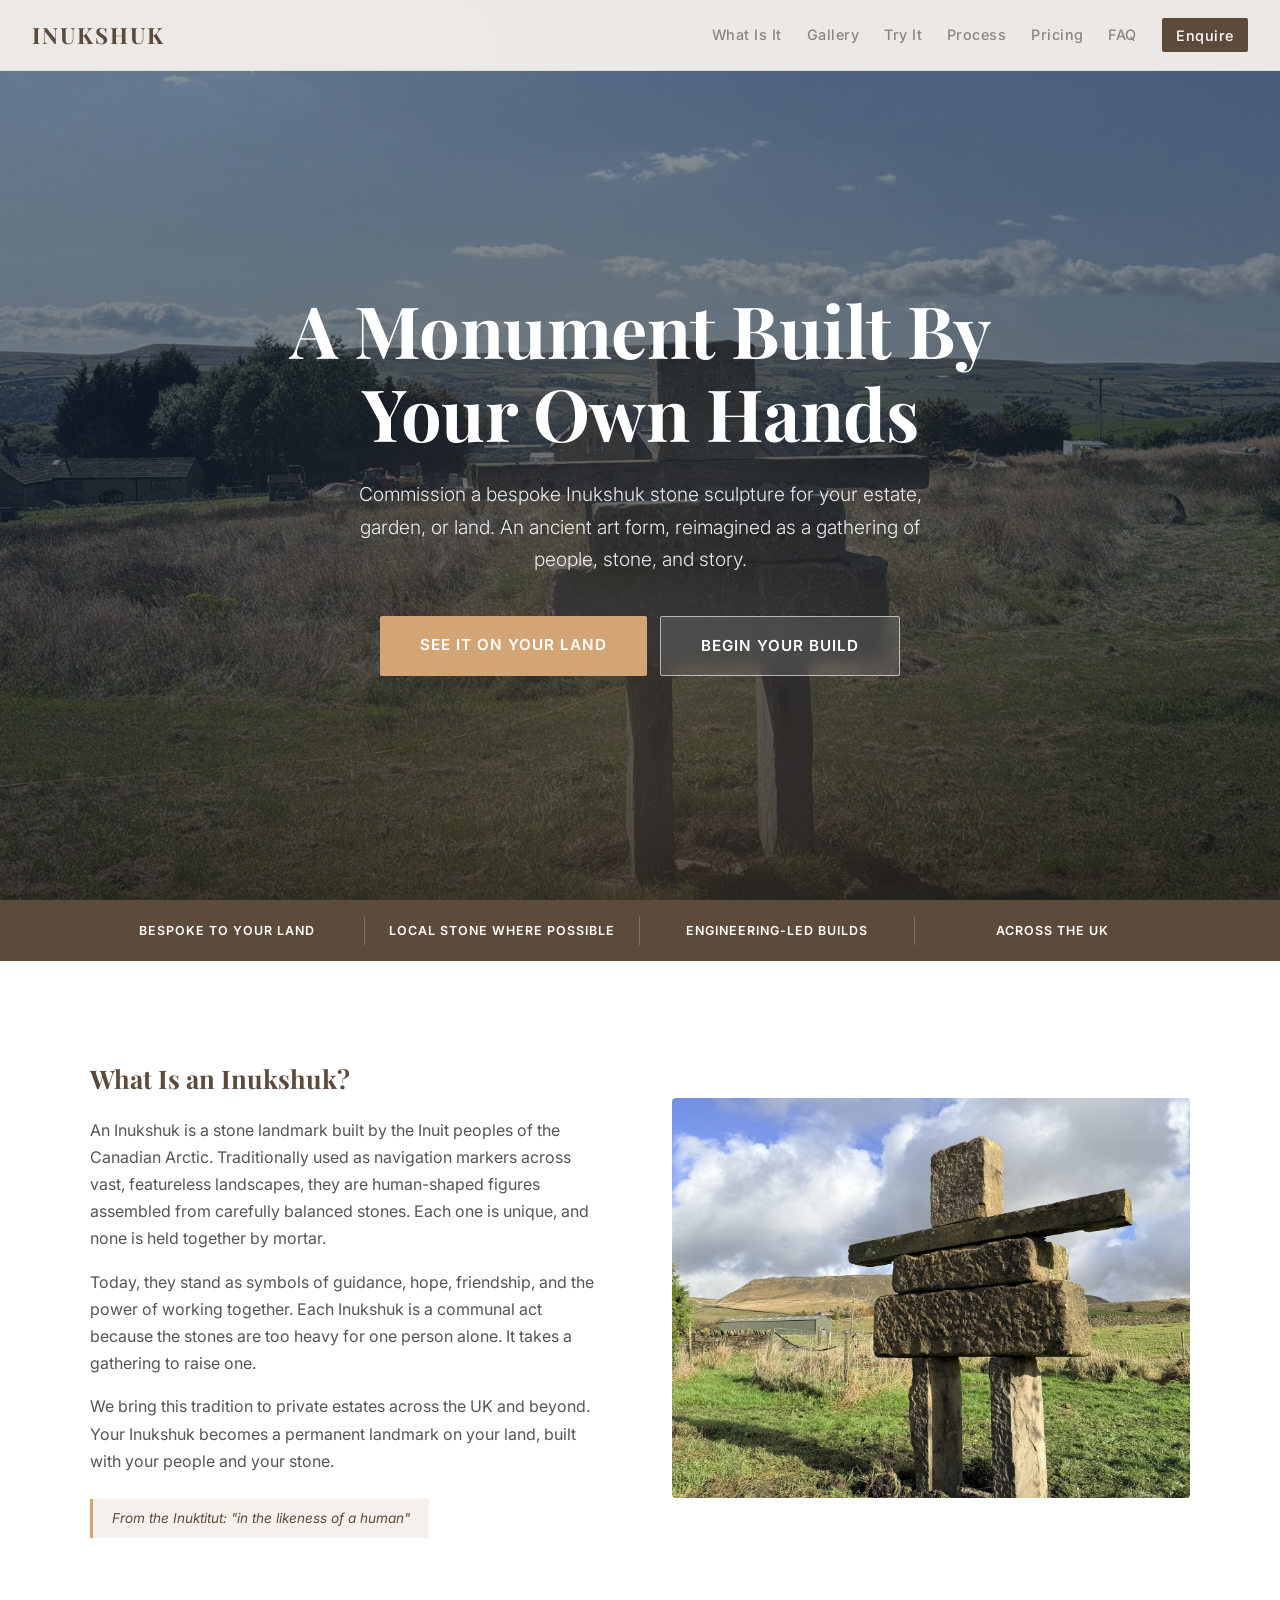
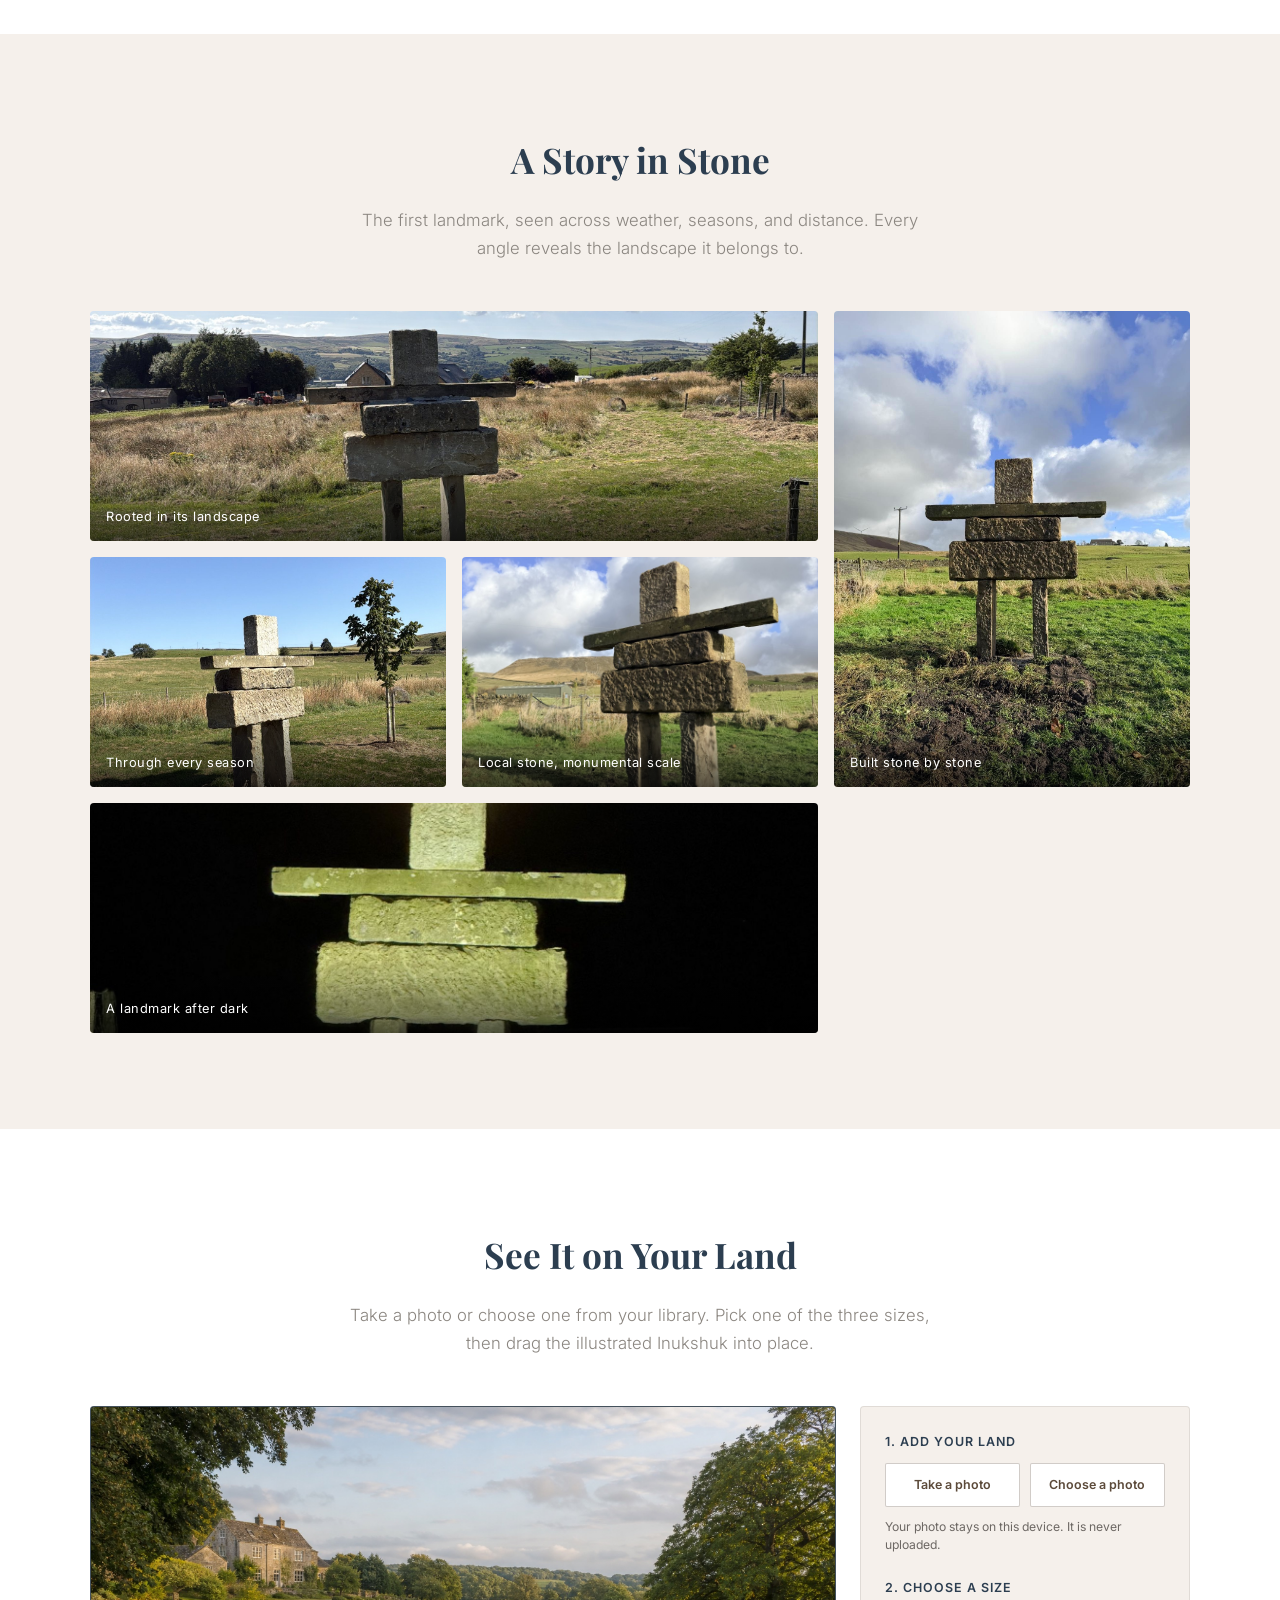
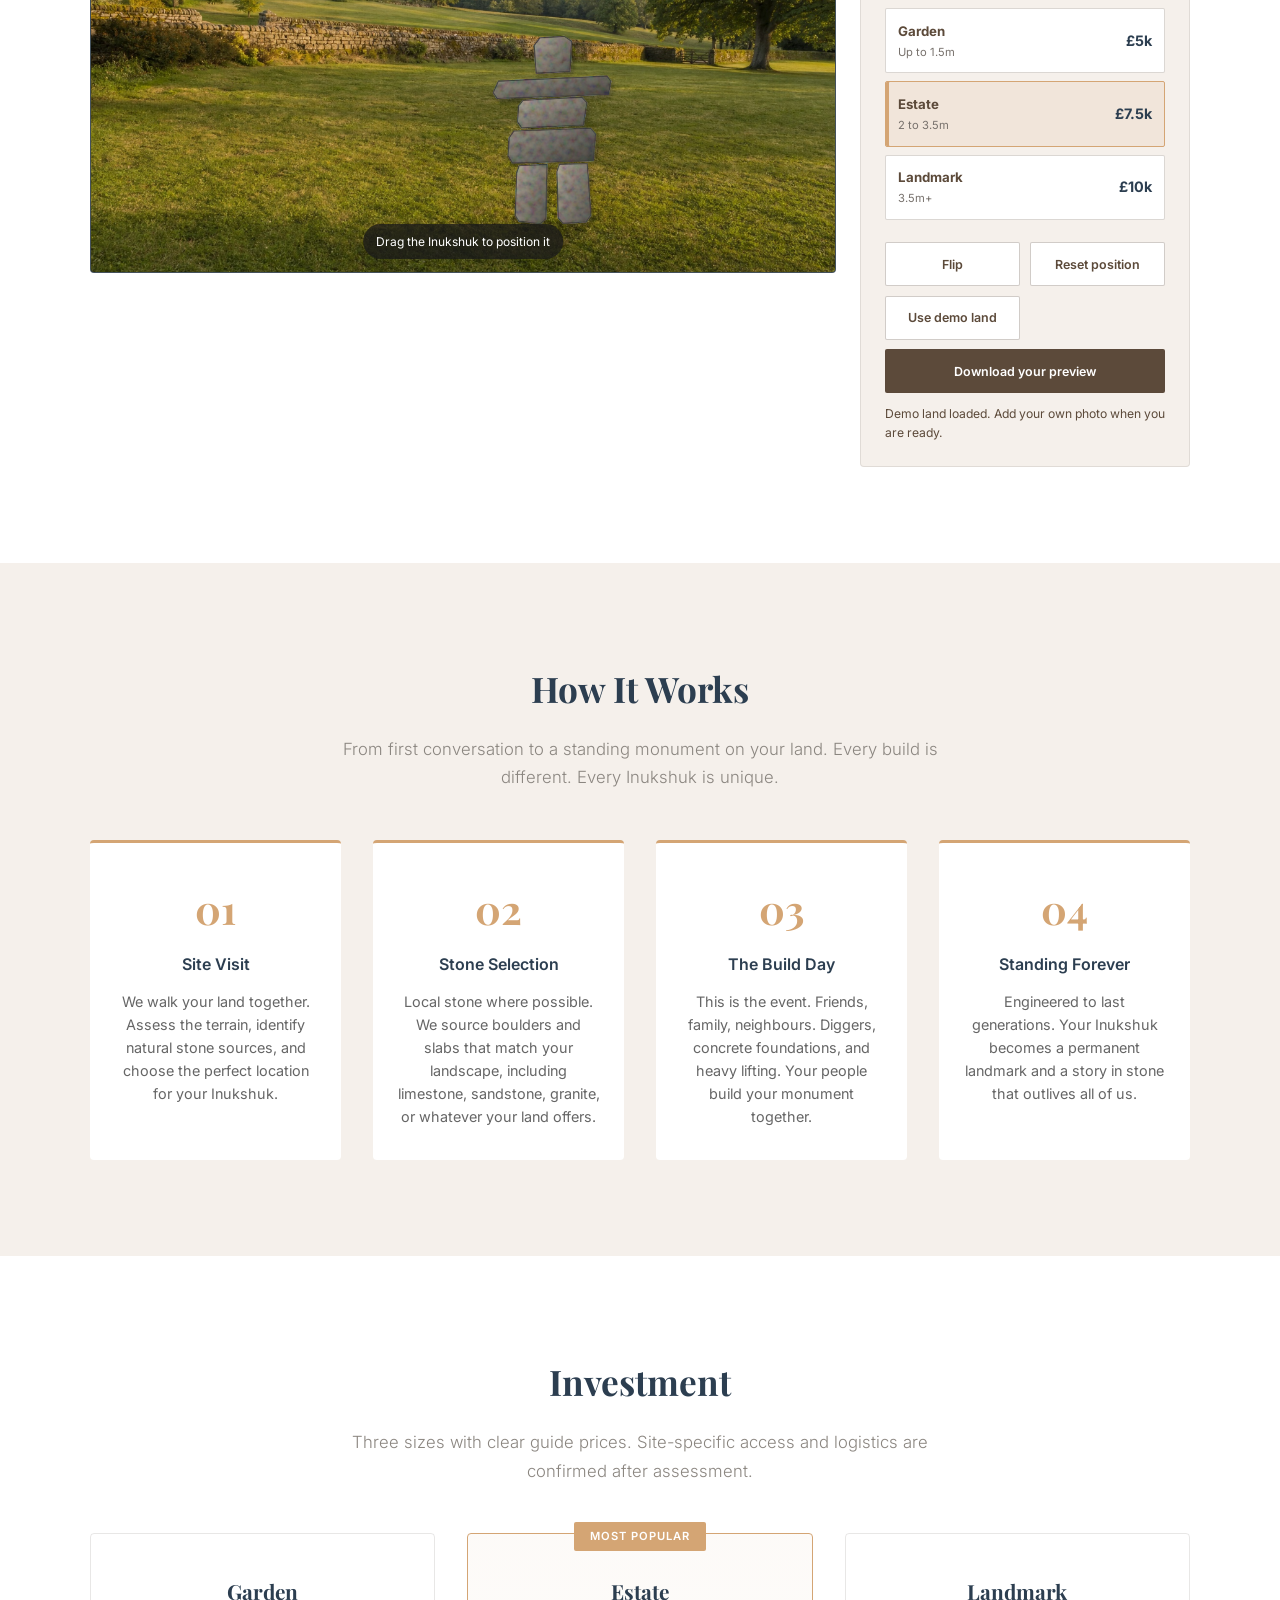
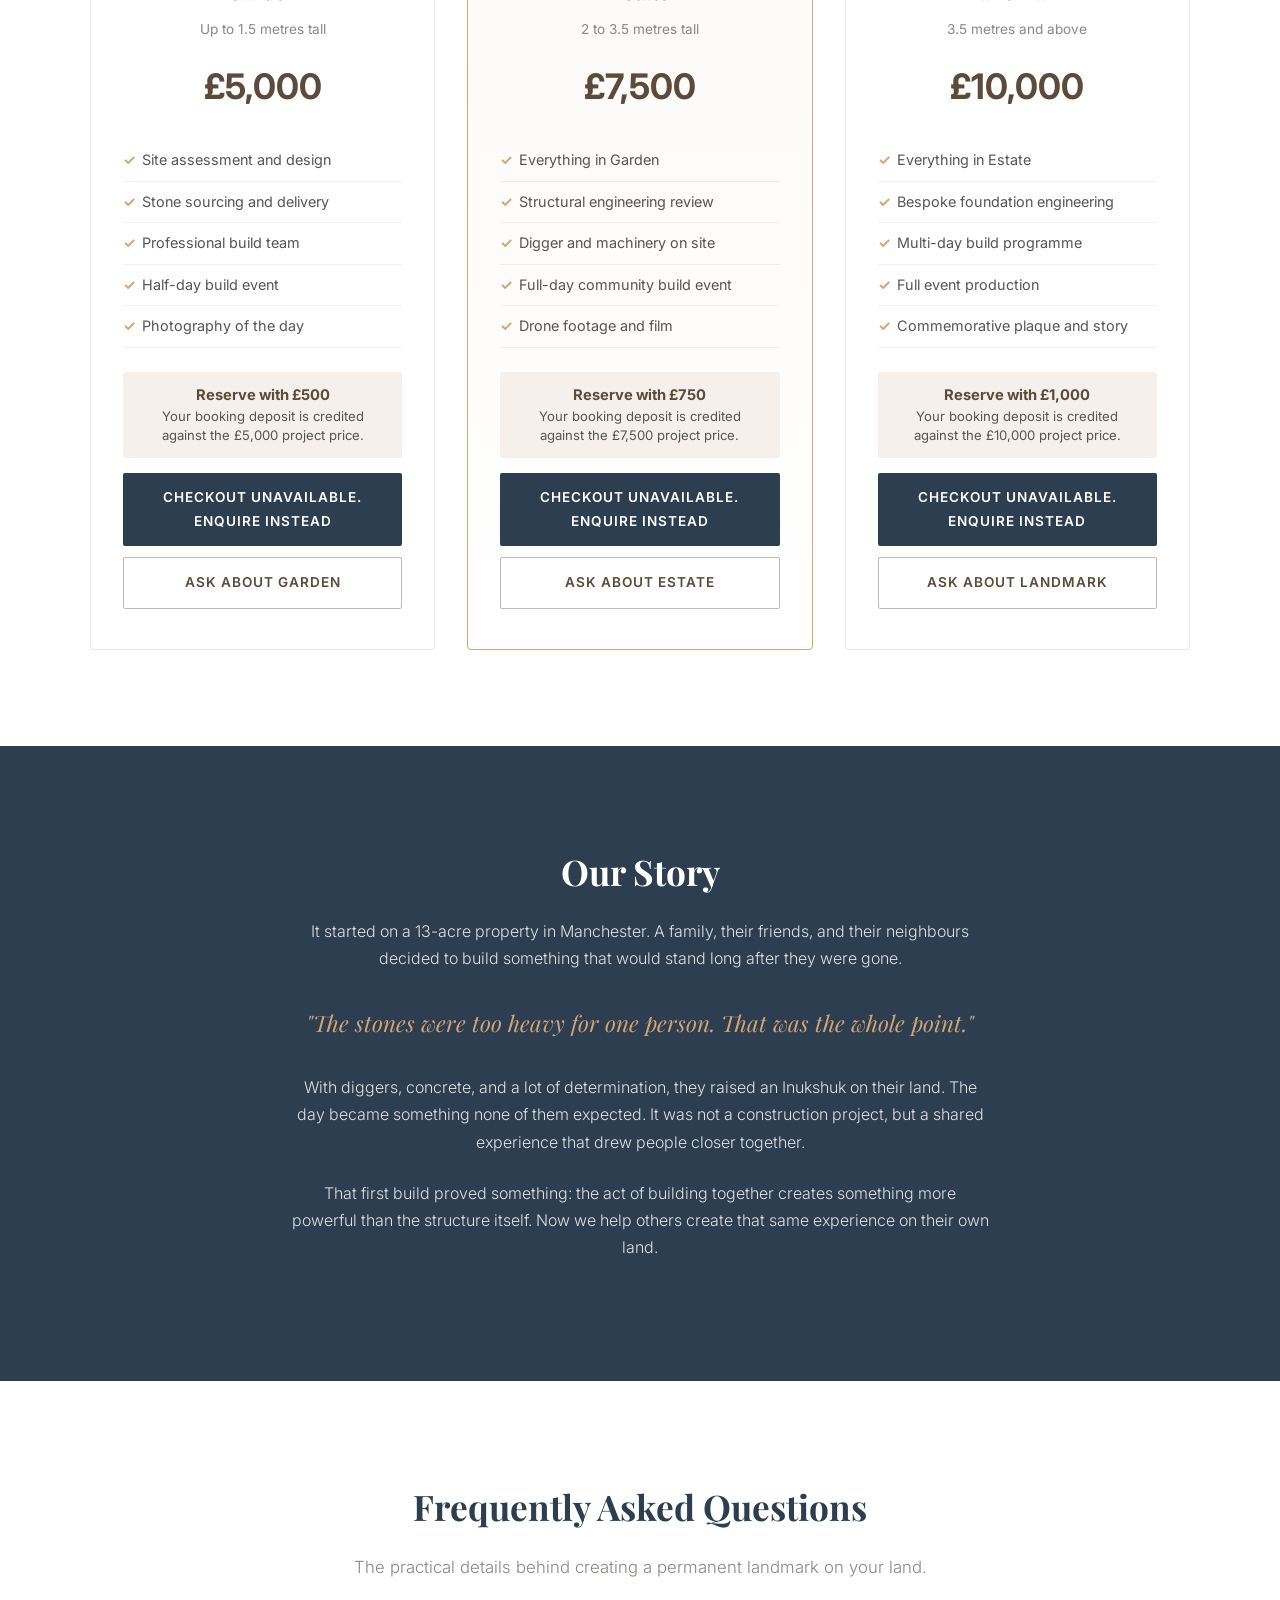
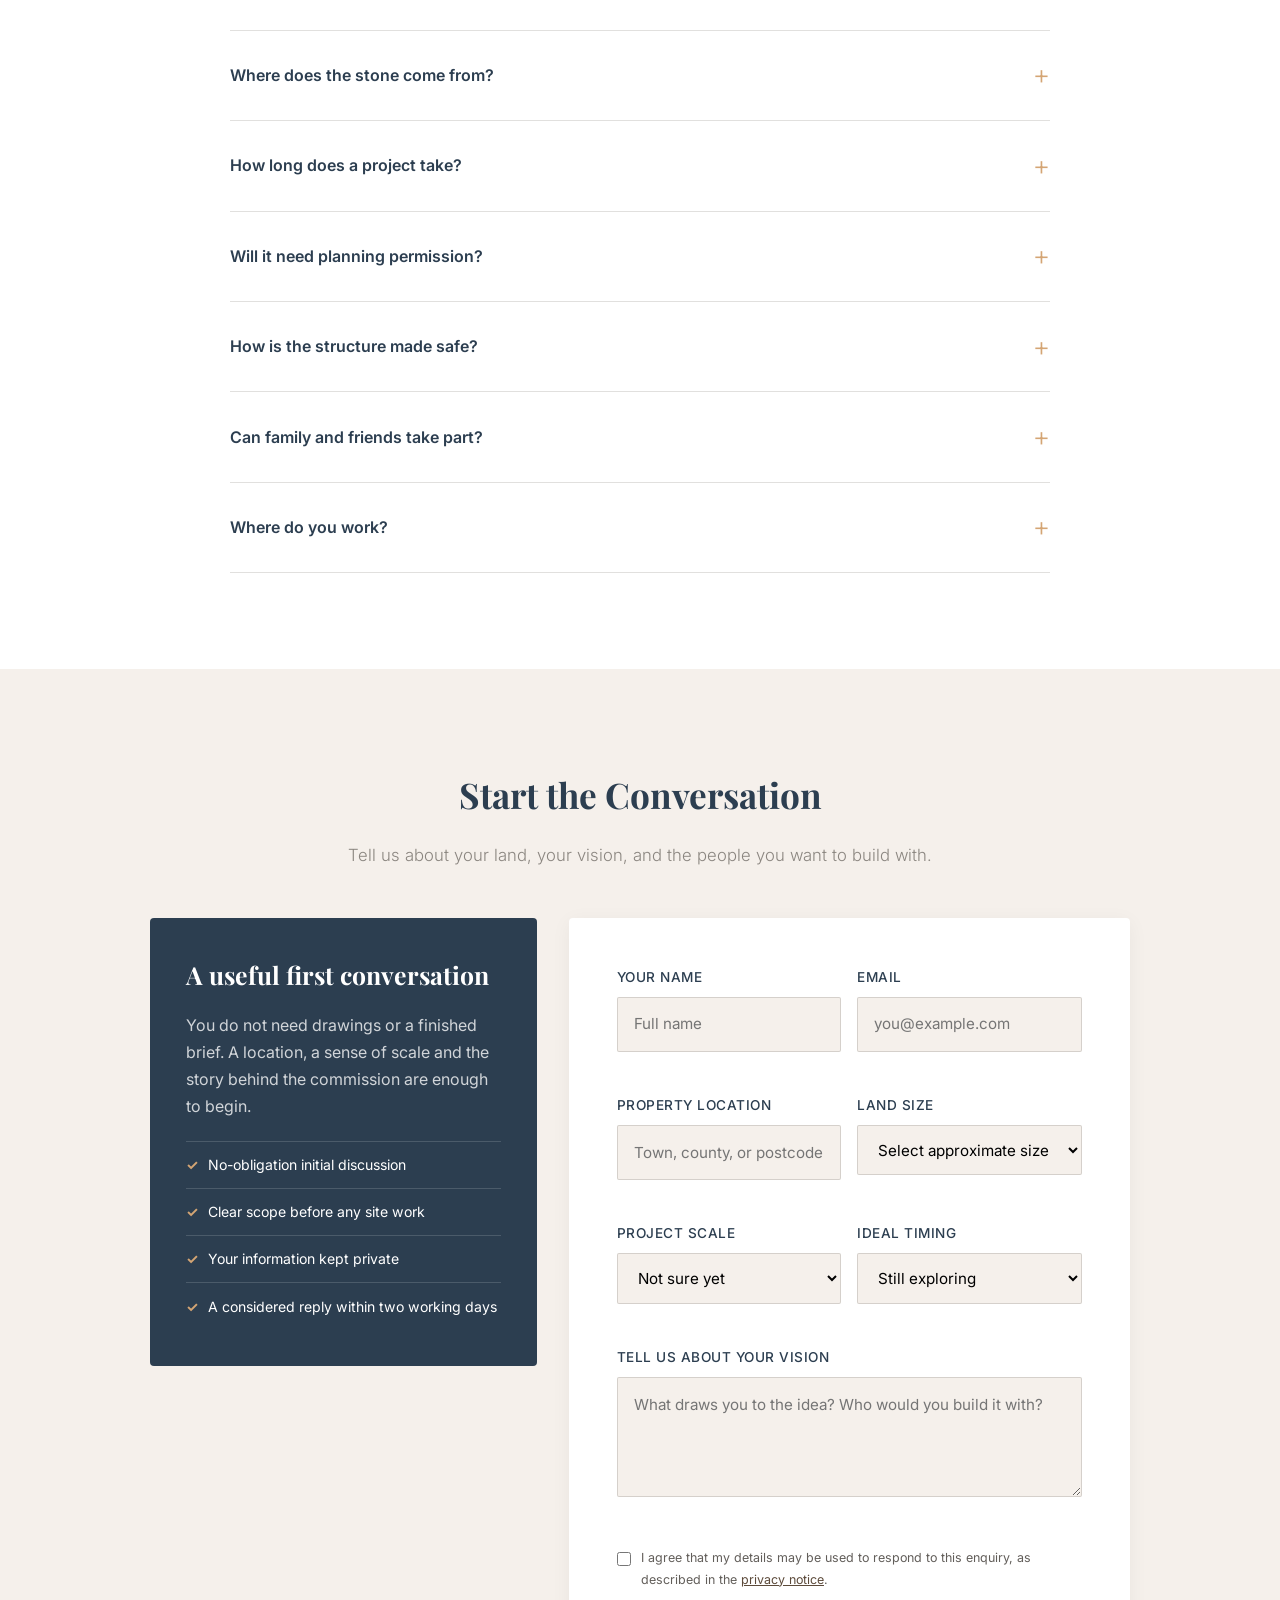
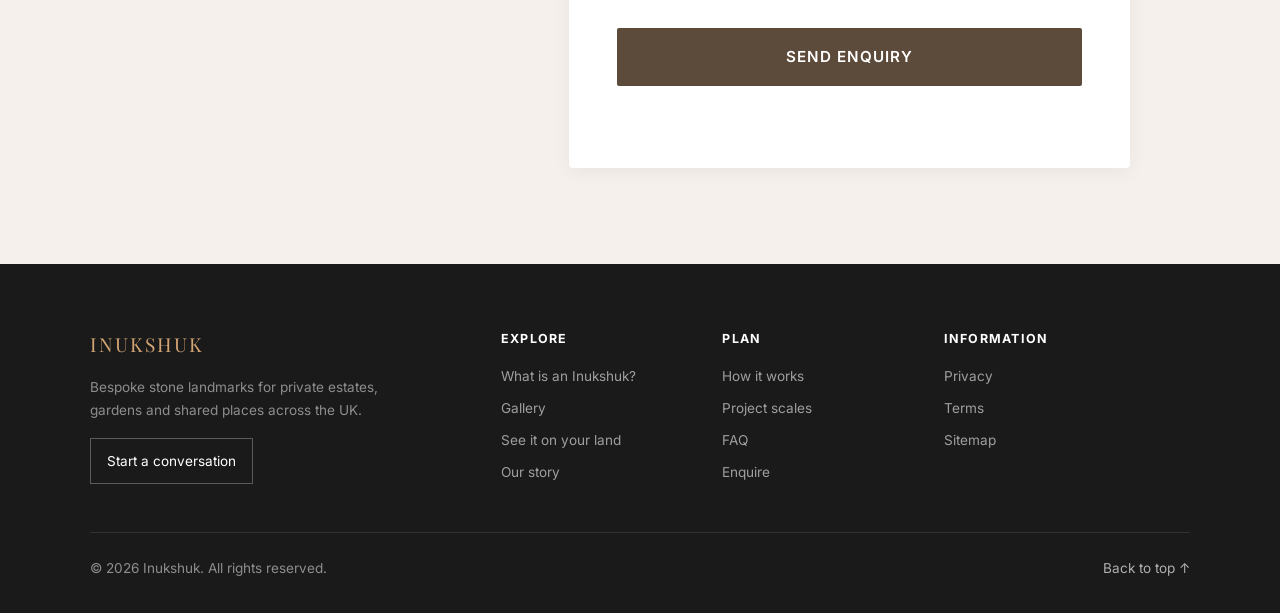
<file: index.html>
<!DOCTYPE html>
<html lang="en">
<head>
  <meta charset="UTF-8">
  <meta name="viewport" content="width=device-width, initial-scale=1.0">
  <meta name="description" content="Bespoke Inukshuk stone sculptures, built with your people and rooted in your land.">
  <meta property="og:title" content="Inukshuk: A Monument Built By Your Own Hands">
  <meta property="og:description" content="Commission a bespoke stone landmark for your estate, garden, or land.">
  <meta property="og:type" content="website">
  <meta property="og:locale" content="en_GB">
  <meta property="og:url" content="https://inukshuk-plum.vercel.app/">
  <meta property="og:image" content="https://inukshuk-plum.vercel.app/assets/gallery/hillside-landmark.jpg">
  <meta property="og:image:alt" content="An Inukshuk stone sculpture overlooking rolling Pennine hills">
  <meta name="twitter:card" content="summary_large_image">
  <meta name="theme-color" content="#2C3E50">
  <meta name="color-scheme" content="light">
  <link rel="canonical" href="https://inukshuk-plum.vercel.app/">
  <link rel="icon" href="/favicon.svg" type="image/svg+xml">
  <link rel="manifest" href="/site.webmanifest">
  <title>Inukshuk | Bespoke Stone Sculptures for Your Land</title>
  <link rel="preconnect" href="https://fonts.googleapis.com">
  <link href="https://fonts.googleapis.com/css2?family=Playfair+Display:wght@400;700&amp;family=Inter:wght@300;400;500;600&amp;display=swap" rel="stylesheet">
  <script type="application/ld+json">
    {
      "@context": "https://schema.org",
      "@type": "ProfessionalService",
      "name": "Inukshuk",
      "url": "https://inukshuk-plum.vercel.app/",
      "image": "https://inukshuk-plum.vercel.app/assets/gallery/hillside-landmark.jpg",
      "description": "Bespoke Inukshuk stone sculptures for private estates, gardens and land.",
      "areaServed": {
        "@type": "Country",
        "name": "United Kingdom"
      },
      "serviceType": [
        "Bespoke stone sculpture",
        "Site assessment",
        "Stone sourcing",
        "Community build experience"
      ]
    }
  </script>
  <style>
    *, *::before, *::after { margin: 0; padding: 0; box-sizing: border-box; }

    html { scroll-behavior: smooth; scroll-padding-top: 84px; }

    :root {
      --stone: #8B8680;
      --earth: #5C4A3A;
      --sky: #2C3E50;
      --warm: #D4A574;
      --cream: #F5F0EB;
      --white: #FFFFFF;
      --dark: #1a1a1a;
    }

    body {
      font-family: 'Inter', sans-serif;
      color: var(--dark);
      background: var(--cream);
      line-height: 1.7;
      -webkit-font-smoothing: antialiased;
    }
    body.menu-open, body.modal-open { overflow: hidden; }
    img { max-width: 100%; }
    button, input, select, textarea { font: inherit; }
    a:focus-visible, button:focus-visible, input:focus-visible,
    select:focus-visible, textarea:focus-visible, canvas:focus-visible,
    summary:focus-visible {
      outline: 3px solid var(--warm); outline-offset: 3px;
    }
    .skip-link {
      position: fixed; top: 0.6rem; left: 0.6rem; z-index: 1000;
      padding: 0.7rem 1rem; background: var(--dark); color: var(--white);
      text-decoration: none; border-radius: 2px; transform: translateY(-150%);
      transition: transform 0.2s;
    }
    .skip-link:focus { transform: translateY(0); }

    /* NAV */
    nav {
      position: fixed; top: 0; width: 100%; z-index: 100;
      background: rgba(245,240,235,0.95);
      backdrop-filter: blur(10px);
      border-bottom: 1px solid rgba(139,134,128,0.15);
      padding: 1rem 2rem;
      display: flex; justify-content: space-between; align-items: center;
    }
    nav .logo {
      font-family: 'Playfair Display', serif;
      font-size: 1.4rem; font-weight: 700; color: var(--earth);
      letter-spacing: 2px; text-transform: uppercase; text-decoration: none;
    }
    nav .nav-links { display: flex; gap: 1.55rem; list-style: none; align-items: center; }
    nav .nav-links a {
      text-decoration: none; color: var(--stone); font-size: 0.9rem;
      font-weight: 500; letter-spacing: 0.5px; transition: color 0.3s;
    }
    nav .nav-links a:hover, nav .nav-links a[aria-current="true"] { color: var(--earth); }
    .nav-cta {
      padding: 0.55rem 0.9rem; color: var(--white) !important;
      background: var(--earth); border-radius: 2px;
    }
    .nav-cta:hover { background: var(--sky); }
    .menu-toggle {
      display: none; width: 46px; height: 44px; border: 0; background: transparent;
      color: var(--earth); cursor: pointer; align-items: center; justify-content: center;
    }
    .menu-toggle-lines, .menu-toggle-lines::before, .menu-toggle-lines::after {
      display: block; width: 24px; height: 2px; background: currentColor;
      transition: transform 0.25s, opacity 0.25s; content: '';
    }
    .menu-toggle-lines::before { transform: translateY(-7px); }
    .menu-toggle-lines::after { transform: translateY(5px); }
    .menu-toggle[aria-expanded="true"] .menu-toggle-lines { background: transparent; }
    .menu-toggle[aria-expanded="true"] .menu-toggle-lines::before { transform: translateY(0) rotate(45deg); }
    .menu-toggle[aria-expanded="true"] .menu-toggle-lines::after { transform: translateY(-2px) rotate(-45deg); }

    /* HERO */
    .hero {
      min-height: 100vh;
      display: flex; flex-direction: column; justify-content: center; align-items: center;
      text-align: center; padding: 8rem 2rem 4rem;
      background:
        linear-gradient(180deg, rgba(22,35,47,0.48) 0%, rgba(22,35,47,0.64) 55%, rgba(26,26,26,0.82) 100%),
        url('assets/gallery/hillside-landmark.jpg') center 48% / cover no-repeat;
      color: var(--white);
      position: relative; overflow: hidden;
    }
    .hero::before {
      content: ''; position: absolute; inset: 0;
      background: radial-gradient(ellipse at 50% 80%, rgba(212,165,116,0.15) 0%, transparent 60%);
    }
    .hero-content { position: relative; z-index: 1; max-width: 800px; }
    .hero h1 {
      font-family: 'Playfair Display', serif;
      font-size: clamp(2.5rem, 6vw, 4.5rem);
      font-weight: 700; line-height: 1.15; margin-bottom: 1.5rem;
      letter-spacing: -0.5px;
    }
    .hero p {
      font-size: 1.2rem; font-weight: 300; opacity: 0.9;
      max-width: 600px; margin: 0 auto 2.5rem;
    }
    .hero-cta {
      display: inline-block; padding: 1rem 2.5rem;
      background: var(--warm); color: var(--white);
      text-decoration: none; font-weight: 600; font-size: 0.95rem;
      letter-spacing: 1px; text-transform: uppercase;
      border-radius: 2px; transition: all 0.3s;
    }
    .hero-cta:hover { background: var(--earth); transform: translateY(-2px); }
    .hero-actions { display: flex; gap: 0.8rem; justify-content: center; flex-wrap: wrap; }
    .hero-cta.secondary {
      background: rgba(255,255,255,0.12); border: 1px solid rgba(255,255,255,0.6);
      backdrop-filter: blur(8px);
    }
    .hero-cta.secondary:hover { background: var(--white); color: var(--earth); }

    /* CREDIBILITY STRIP */
    .trust-strip {
      background: var(--earth); color: var(--white); padding: 1rem 2rem;
    }
    .trust-list {
      max-width: 1100px; margin: 0 auto; display: grid;
      grid-template-columns: repeat(4, 1fr); list-style: none;
    }
    .trust-list li {
      padding: 0.25rem 1rem; text-align: center; font-size: 0.78rem;
      font-weight: 600; letter-spacing: 0.08em; text-transform: uppercase;
      border-right: 1px solid rgba(255,255,255,0.2);
    }
    .trust-list li:last-child { border-right: 0; }

    /* SECTIONS */
    section { padding: 6rem 2rem; }
    .container { max-width: 1100px; margin: 0 auto; }
    .section-title {
      font-family: 'Playfair Display', serif;
      font-size: 2.2rem; text-align: center; margin-bottom: 1rem;
      color: var(--sky);
    }
    .section-subtitle {
      text-align: center; color: var(--stone); font-weight: 300;
      max-width: 600px; margin: 0 auto 3rem; font-size: 1.05rem;
    }

    /* WHAT IS */
    .what-is { background: var(--white); }
    .what-is-grid {
      display: grid; grid-template-columns: 1fr 1fr; gap: 4rem; align-items: center;
    }
    .what-is-text h3 {
      font-family: 'Playfair Display', serif;
      font-size: 1.6rem; color: var(--earth); margin-bottom: 1rem;
    }
    .what-is-text p { color: #555; margin-bottom: 1rem; }
    .origin-badge {
      display: inline-block; padding: 0.5rem 1.2rem; margin-top: 0.5rem;
      background: var(--cream); border-left: 3px solid var(--warm);
      font-size: 0.85rem; color: var(--earth); font-style: italic;
    }
    .stone-visual {
      background: var(--stone);
      border-radius: 4px; height: 400px;
      display: flex; align-items: center; justify-content: center;
      position: relative; overflow: hidden;
    }
    .stone-visual img { width: 100%; height: 100%; object-fit: cover; }

    /* GALLERY */
    .gallery { background: var(--cream); }
    .photo-grid {
      display: grid; grid-template-columns: repeat(12, 1fr);
      grid-auto-rows: 230px; gap: 1rem;
    }
    .photo-card {
      grid-column: span 4; position: relative; overflow: hidden;
      border-radius: 4px; background: var(--stone);
    }
    .photo-card button {
      width: 100%; height: 100%; padding: 0; border: 0; background: transparent;
      color: inherit; cursor: zoom-in; text-align: left;
    }
    .photo-card.wide { grid-column: span 8; }
    .photo-card.tall { grid-row: span 2; }
    .photo-card img {
      width: 100%; height: 100%; object-fit: cover; display: block;
      transition: transform 0.6s ease;
    }
    .photo-card:hover img { transform: scale(1.025); }
    .photo-card figcaption {
      position: absolute; inset: auto 0 0; padding: 2.5rem 1rem 0.8rem;
      color: var(--white); font-size: 0.8rem; letter-spacing: 0.04em;
      background: linear-gradient(transparent, rgba(0,0,0,0.65));
    }
    .photo-card button::after {
      content: 'View'; position: absolute; top: 1rem; right: 1rem;
      padding: 0.35rem 0.65rem; border: 1px solid rgba(255,255,255,0.65);
      border-radius: 99px; color: var(--white); background: rgba(26,26,26,0.45);
      backdrop-filter: blur(6px); font-size: 0.7rem; letter-spacing: 0.08em;
      text-transform: uppercase; opacity: 0; transform: translateY(-4px);
      transition: opacity 0.25s, transform 0.25s;
    }
    .photo-card button:hover::after, .photo-card button:focus-visible::after {
      opacity: 1; transform: translateY(0);
    }
    .lightbox {
      width: min(1100px, calc(100vw - 2rem)); max-width: none; max-height: 92vh;
      margin: auto; padding: 0; border: 0; border-radius: 4px;
      background: #111; color: var(--white); overflow: hidden;
      box-shadow: 0 30px 100px rgba(0,0,0,0.45);
    }
    .lightbox::backdrop { background: rgba(10,12,14,0.88); backdrop-filter: blur(7px); }
    .lightbox-frame { position: relative; display: grid; min-height: min(76vh, 760px); }
    .lightbox img { width: 100%; height: min(76vh, 760px); object-fit: contain; display: block; }
    .lightbox-caption {
      position: absolute; inset: auto 0 0; padding: 3rem 5rem 1.3rem;
      background: linear-gradient(transparent, rgba(0,0,0,0.82));
      text-align: center; font-size: 0.9rem;
    }
    .lightbox-close, .lightbox-nav {
      position: absolute; z-index: 2; display: grid; place-items: center;
      border: 1px solid rgba(255,255,255,0.32); background: rgba(10,10,10,0.55);
      color: var(--white); cursor: pointer; backdrop-filter: blur(6px);
    }
    .lightbox-close { top: 1rem; right: 1rem; width: 44px; height: 44px; border-radius: 50%; font-size: 1.4rem; }
    .lightbox-nav { top: 50%; width: 48px; height: 64px; transform: translateY(-50%); font-size: 1.5rem; }
    .lightbox-prev { left: 1rem; }
    .lightbox-next { right: 1rem; }

    /* LAND VISUALIZER */
    .visualizer { background: var(--white); }
    .visualizer-shell {
      display: grid; grid-template-columns: minmax(0, 1fr) 330px;
      gap: 1.5rem; align-items: start;
    }
    .viz-stage {
      position: relative; overflow: hidden; border-radius: 4px;
      background: var(--sky); border: 1px solid rgba(139,134,128,0.25);
    }
    .viz-stage.dragover { outline: 3px solid var(--warm); outline-offset: 3px; }
    #viz-canvas {
      width: 100%; height: auto; aspect-ratio: 8 / 5; display: block;
      cursor: grab; touch-action: none;
    }
    #viz-canvas.dragging { cursor: grabbing; }
    .viz-tip {
      position: absolute; left: 50%; bottom: 0.8rem; transform: translateX(-50%);
      padding: 0.45rem 0.8rem; border-radius: 99px;
      background: rgba(26,26,26,0.76); color: var(--white);
      font-size: 0.75rem; white-space: nowrap; pointer-events: none;
      transition: opacity 0.3s;
    }
    .viz-tip.hidden { opacity: 0; }
    .viz-controls {
      padding: 1.5rem; border-radius: 4px; background: var(--cream);
      border: 1px solid rgba(139,134,128,0.2);
    }
    .viz-control { margin-bottom: 1.4rem; }
    .viz-control-title {
      display: block; margin-bottom: 0.65rem; color: var(--sky);
      font-size: 0.78rem; font-weight: 600; letter-spacing: 0.08em;
      text-transform: uppercase;
    }
    .upload-grid { display: grid; grid-template-columns: 1fr 1fr; gap: 0.6rem; }
    .upload-action, .viz-button {
      display: inline-flex; min-height: 44px; align-items: center; justify-content: center;
      padding: 0.7rem 0.75rem; border: 1px solid rgba(92,74,58,0.28);
      border-radius: 2px; background: var(--white); color: var(--earth);
      font: 600 0.78rem 'Inter', sans-serif; text-align: center; cursor: pointer;
      transition: background 0.2s, color 0.2s, transform 0.2s;
    }
    .upload-action:hover, .viz-button:hover { background: var(--earth); color: var(--white); transform: translateY(-1px); }
    .viz-button.primary { background: var(--earth); color: var(--white); }
    .viz-button.primary:hover { background: var(--sky); }
    .visually-hidden { position: absolute; width: 1px; height: 1px; overflow: hidden; clip: rect(0 0 0 0); white-space: nowrap; }
    .size-options { display: grid; gap: 0.5rem; border: 0; padding: 0; }
    .size-choice { position: relative; display: block; cursor: pointer; }
    .size-choice input {
      position: absolute; width: 1px; height: 1px; overflow: hidden;
      clip: rect(0 0 0 0); white-space: nowrap;
    }
    .size-card {
      display: grid; grid-template-columns: 1fr auto; align-items: center;
      gap: 0.05rem 0.75rem; padding: 0.65rem 0.75rem;
      border: 1px solid rgba(92,74,58,0.22); border-radius: 2px;
      background: var(--white); color: var(--earth); transition: border 0.2s, background 0.2s;
    }
    .size-card strong { font-size: 0.83rem; }
    .size-card small { grid-column: 1; color: #77716c; font-size: 0.7rem; }
    .size-card b { grid-column: 2; grid-row: 1 / span 2; color: var(--sky); font-size: 0.9rem; }
    .size-choice input:checked + .size-card {
      border-color: var(--warm); background: rgba(212,165,116,0.14);
      box-shadow: inset 3px 0 0 var(--warm);
    }
    .size-choice input:focus-visible + .size-card { outline: 3px solid var(--warm); outline-offset: 2px; }
    .viz-button-row { display: grid; grid-template-columns: 1fr 1fr; gap: 0.6rem; }
    .viz-button-row .primary { grid-column: 1 / -1; }
    .privacy-note, .viz-status { font-size: 0.76rem; line-height: 1.5; color: #6d6864; }
    .privacy-note { margin-top: 0.7rem; }
    .viz-status { min-height: 2.3em; margin-top: 0.75rem; color: var(--earth); }

    /* PROCESS */
    .process { background: var(--cream); }
    .process-steps {
      display: grid; grid-template-columns: repeat(4, 1fr); gap: 2rem;
    }
    .step {
      text-align: center; padding: 2rem 1.5rem;
      background: var(--white); border-radius: 4px;
      border-top: 3px solid var(--warm);
    }
    .step-number {
      font-family: 'Playfair Display', serif;
      font-size: 2.5rem; color: var(--warm); font-weight: 700;
      margin-bottom: 0.5rem;
    }
    .step h4 { font-size: 1rem; color: var(--sky); margin-bottom: 0.75rem; font-weight: 600; }
    .step p { font-size: 0.9rem; color: #666; line-height: 1.6; }

    /* PRICING */
    .pricing { background: var(--white); }
    .pricing-cards {
      display: grid; grid-template-columns: repeat(3, 1fr); gap: 2rem;
    }
    .price-card {
      padding: 2.5rem 2rem; border: 1px solid rgba(139,134,128,0.2);
      border-radius: 4px; text-align: center; transition: all 0.3s;
      position: relative;
    }
    .price-card:hover { transform: translateY(-4px); box-shadow: 0 12px 40px rgba(0,0,0,0.08); }
    .price-card.featured {
      border-color: var(--warm);
      background: linear-gradient(180deg, rgba(212,165,116,0.05) 0%, var(--white) 100%);
    }
    .price-card.featured::before {
      content: 'Most Popular'; position: absolute; top: -12px; left: 50%;
      transform: translateX(-50%); background: var(--warm); color: var(--white);
      padding: 0.3rem 1rem; font-size: 0.7rem; letter-spacing: 1px;
      text-transform: uppercase; font-weight: 600; border-radius: 2px;
    }
    .price-card h4 {
      font-family: 'Playfair Display', serif;
      font-size: 1.3rem; color: var(--sky); margin-bottom: 0.5rem;
    }
    .price-amount {
      font-size: 2.2rem; font-weight: 700; color: var(--earth);
      margin: 1rem 0;
    }
    .price-amount span { font-size: 0.9rem; font-weight: 400; color: var(--stone); }
    .price-card ul {
      list-style: none; text-align: left; margin: 1.5rem 0;
    }
    .price-card li {
      padding: 0.5rem 0; font-size: 0.9rem; color: #555;
      border-bottom: 1px solid rgba(0,0,0,0.05);
    }
    .price-card li::before { content: '\2713\00a0\00a0'; color: var(--warm); font-weight: 700; }
    .deposit-note {
      min-height: 4.25rem; margin: 1.1rem 0 0.9rem; padding: 0.85rem 1rem;
      background: var(--cream); color: #555; border-radius: 3px;
      font-size: 0.82rem; line-height: 1.45;
    }
    .deposit-note strong { display: block; color: var(--earth); font-size: 0.92rem; }
    .price-actions { display: grid; gap: 0.65rem; }
    .shopify-buy-slot { min-height: 44px; }
    .checkout-loading {
      display: flex; min-height: 44px; align-items: center; justify-content: center;
      color: var(--stone); font-size: 0.78rem;
    }
    .price-btn {
      display: inline-block; width: 100%; padding: 0.85rem;
      background: var(--sky); color: var(--white);
      text-decoration: none; font-weight: 600; font-size: 0.85rem;
      letter-spacing: 1px; text-transform: uppercase;
      border: none; cursor: pointer; border-radius: 2px;
      transition: background 0.3s;
    }
    .price-btn:hover { background: var(--earth); }
    .price-btn.secondary {
      background: transparent; color: var(--earth); border: 1px solid rgba(92,74,58,0.38);
    }
    .price-btn.secondary:hover { background: var(--cream); }

    /* STORY */
    .story { background: var(--sky); color: var(--white); }
    .story .section-title { color: var(--white); }
    .story-content {
      max-width: 700px; margin: 0 auto; text-align: center;
    }
    .story-content p { opacity: 0.85; margin-bottom: 1.5rem; font-weight: 300; }
    .story-content .highlight {
      font-family: 'Playfair Display', serif;
      font-size: 1.4rem; font-style: italic; opacity: 1;
      color: var(--warm); margin: 2rem 0;
    }

    /* FAQ */
    .faq { background: var(--white); }
    .faq-list { max-width: 820px; margin: 0 auto; border-top: 1px solid rgba(139,134,128,0.26); }
    .faq details { border-bottom: 1px solid rgba(139,134,128,0.26); }
    .faq summary {
      list-style: none; display: flex; align-items: center; justify-content: space-between;
      gap: 1rem; padding: 1.35rem 0; color: var(--sky); cursor: pointer;
      font-weight: 600;
    }
    .faq summary::-webkit-details-marker { display: none; }
    .faq summary::after { content: '+'; color: var(--warm); font-size: 1.7rem; font-weight: 300; }
    .faq details[open] summary::after { content: '×'; }
    .faq-answer { padding: 0 2rem 1.5rem 0; color: #5e5b58; }

    /* CONTACT */
    .contact { background: var(--cream); }
    .contact-layout {
      display: grid; grid-template-columns: minmax(0, 1fr) minmax(0, 1.45fr);
      gap: 2rem; align-items: start; max-width: 980px; margin: 0 auto;
    }
    .contact-panel { padding: 2.25rem; background: var(--sky); color: var(--white); border-radius: 4px; }
    .contact-panel h3 { font-family: 'Playfair Display', serif; font-size: 1.55rem; margin-bottom: 1rem; }
    .contact-panel p { color: rgba(255,255,255,0.78); margin-bottom: 1.25rem; }
    .contact-promises { list-style: none; }
    .contact-promises li { padding: 0.7rem 0; border-top: 1px solid rgba(255,255,255,0.15); font-size: 0.88rem; }
    .contact-promises li::before { content: '✓'; color: var(--warm); font-weight: 700; margin-right: 0.65rem; }
    .contact-form {
      margin: 0;
      background: var(--white); padding: 3rem;
      border-radius: 4px; box-shadow: 0 4px 20px rgba(0,0,0,0.05);
    }
    .form-grid { display: grid; grid-template-columns: 1fr 1fr; gap: 0 1rem; }
    .form-group.full { grid-column: 1 / -1; }
    .form-group { margin-bottom: 1.5rem; }
    .form-group label {
      display: block; font-size: 0.85rem; font-weight: 500;
      color: var(--sky); margin-bottom: 0.5rem;
      letter-spacing: 0.5px; text-transform: uppercase;
    }
    .form-group input, .form-group textarea, .form-group select {
      width: 100%; padding: 0.85rem 1rem;
      border: 1px solid rgba(139,134,128,0.3);
      border-radius: 2px; font-family: 'Inter', sans-serif;
      font-size: 0.95rem; transition: border-color 0.3s;
      background: var(--cream);
    }
    .form-group input:focus, .form-group textarea:focus, .form-group select:focus {
      outline: none; border-color: var(--warm);
    }
    .form-group input[aria-invalid="true"], .form-group textarea[aria-invalid="true"],
    .form-group select[aria-invalid="true"] { border-color: #a33b2f; background: #fff8f6; }
    .field-error { display: block; min-height: 1.2em; margin-top: 0.25rem; color: #8e2e24; font-size: 0.74rem; }
    .form-group textarea { min-height: 120px; resize: vertical; }
    .consent-row { display: flex; gap: 0.65rem; align-items: flex-start; margin: 0 0 1.25rem; color: #625e5a; font-size: 0.78rem; }
    .consent-row input { width: 18px; height: 18px; margin-top: 0.15rem; accent-color: var(--earth); }
    .consent-row a { color: var(--earth); }
    .submit-btn {
      width: 100%; padding: 1rem; background: var(--earth);
      color: var(--white); border: none; cursor: pointer;
      font-family: 'Inter', sans-serif; font-weight: 600;
      font-size: 0.95rem; letter-spacing: 1px;
      text-transform: uppercase; border-radius: 2px;
      transition: background 0.3s;
    }
    .submit-btn:hover { background: var(--sky); }
    .submit-btn[disabled] { cursor: wait; opacity: 0.72; }
    .form-status { min-height: 1.6em; margin-top: 0.8rem; color: var(--earth); font-size: 0.82rem; text-align: center; }

    /* FOOTER */
    footer {
      background: var(--dark); color: rgba(255,255,255,0.5);
      padding: 4rem 2rem 2rem; font-size: 0.85rem;
    }
    footer .logo {
      font-family: 'Playfair Display', serif;
      color: var(--warm); font-size: 1.2rem;
      letter-spacing: 2px; margin-bottom: 1rem; display: inline-block; text-decoration: none;
    }
    .footer-grid {
      max-width: 1100px; margin: 0 auto 2.5rem; display: grid;
      grid-template-columns: 2fr 1fr 1fr 1.3fr; gap: 2rem;
    }
    .footer-intro { max-width: 320px; }
    .footer-heading { color: var(--white); font-size: 0.78rem; text-transform: uppercase; letter-spacing: 0.1em; margin-bottom: 1rem; }
    .footer-links { list-style: none; }
    .footer-links li { margin: 0.55rem 0; }
    .footer-links a { color: rgba(255,255,255,0.58); text-decoration: none; }
    .footer-links a:hover { color: var(--warm); }
    .footer-contact { display: inline-block; margin-top: 1rem; padding: 0.65rem 1rem; color: var(--white); border: 1px solid rgba(255,255,255,0.28); text-decoration: none; }
    .footer-bottom { max-width: 1100px; margin: 0 auto; padding-top: 1.5rem; border-top: 1px solid rgba(255,255,255,0.1); display: flex; justify-content: space-between; gap: 1rem; }
    .back-to-top { color: rgba(255,255,255,0.65); text-decoration: none; }
    .back-to-top:hover { color: var(--warm); }

    .no-script {
      padding: 0.8rem 1rem; background: #fff3cd; color: #5c4a3a;
      text-align: center; font-size: 0.85rem;
    }

    /* RESPONSIVE */
    @media (max-width: 960px) {
      nav { padding: 0.75rem 1.25rem; }
      .menu-toggle { display: inline-flex; }
      nav .nav-links {
        display: flex; position: fixed; inset: 69px 0 auto; max-height: calc(100vh - 69px);
        overflow-y: auto; padding: 1.25rem 1.5rem 1.75rem; background: var(--cream);
        border-bottom: 1px solid rgba(139,134,128,0.2); box-shadow: 0 18px 30px rgba(0,0,0,0.12);
        flex-direction: column; align-items: stretch; gap: 0;
        transform: translateY(-120%); opacity: 0; visibility: hidden;
        transition: transform 0.3s, opacity 0.3s, visibility 0.3s;
      }
      nav .nav-links.open { transform: translateY(0); opacity: 1; visibility: visible; }
      nav .nav-links a { display: block; padding: 0.8rem 0; color: var(--earth); border-bottom: 1px solid rgba(139,134,128,0.16); }
      nav .nav-links li:last-child a { margin-top: 0.75rem; border-bottom: 0; text-align: center; }
      .trust-list { grid-template-columns: 1fr 1fr; }
      .trust-list li:nth-child(2) { border-right: 0; }
      .trust-list li:nth-child(-n+2) { border-bottom: 1px solid rgba(255,255,255,0.2); }
      .footer-grid { grid-template-columns: 2fr 1fr 1fr; }
      .footer-grid > div:last-child { grid-column: 1 / -1; }
    }
    @media (max-width: 768px) {
      .what-is-grid { grid-template-columns: 1fr; }
      .process-steps { grid-template-columns: 1fr 1fr; }
      .pricing-cards { grid-template-columns: 1fr; max-width: 400px; margin: 0 auto; }
      .visualizer-shell { grid-template-columns: 1fr; }
      .photo-grid { grid-template-columns: 1fr 1fr; grid-auto-rows: 220px; }
      .photo-card, .photo-card.wide { grid-column: span 1; }
      .contact-layout { grid-template-columns: 1fr; }
      .footer-grid { grid-template-columns: 1fr 1fr; }
      .footer-grid > div:last-child { grid-column: auto; }
    }
    @media (max-width: 480px) {
      section { padding: 4.5rem 1.25rem; }
      .hero { padding-inline: 1.25rem; }
      .hero-actions { flex-direction: column; align-items: stretch; }
      .hero-cta { width: 100%; padding-inline: 1rem; }
      .trust-strip { padding-inline: 0.75rem; }
      .trust-list { grid-template-columns: 1fr; }
      .trust-list li { border-right: 0; border-bottom: 1px solid rgba(255,255,255,0.2); }
      .trust-list li:last-child { border-bottom: 0; }
      .process-steps { grid-template-columns: 1fr; }
      .photo-grid { grid-template-columns: 1fr; }
      .photo-card.tall { grid-row: span 1; }
      .upload-grid { grid-template-columns: 1fr; }
      .form-grid { grid-template-columns: 1fr; }
      .form-group.full { grid-column: auto; }
      .contact-form, .contact-panel { padding: 1.5rem; }
      .footer-grid { grid-template-columns: 1fr; }
      .footer-bottom { flex-direction: column; }
      .lightbox-caption { padding-inline: 3rem; }
      .lightbox-nav { width: 42px; height: 54px; }
      .lightbox-prev { left: 0.35rem; }
      .lightbox-next { right: 0.35rem; }
    }
    @media (prefers-reduced-motion: reduce) {
      html { scroll-behavior: auto; }
      *, *::before, *::after { animation-duration: 0.01ms !important; animation-iteration-count: 1 !important; transition-duration: 0.01ms !important; }
    }
  </style>
</head>
<body>

  <a class="skip-link" href="#main-content">Skip to main content</a>

  <nav aria-label="Primary navigation">
    <a class="logo" href="#top" aria-label="Inukshuk home">Inukshuk</a>
    <button class="menu-toggle" id="menu-toggle" type="button" aria-expanded="false" aria-controls="primary-navigation" aria-label="Open menu">
      <span class="menu-toggle-lines" aria-hidden="true"></span>
    </button>
    <ul class="nav-links" id="primary-navigation">
      <li><a href="#what">What Is It</a></li>
      <li><a href="#gallery">Gallery</a></li>
      <li><a href="#visualizer">Try It</a></li>
      <li><a href="#process">Process</a></li>
      <li><a href="#pricing">Pricing</a></li>
      <li><a href="#faq">FAQ</a></li>
      <li><a class="nav-cta" href="#contact">Enquire</a></li>
    </ul>
  </nav>

  <noscript><div class="no-script">The gallery and land preview need JavaScript. All project information and enquiry details remain available.</div></noscript>

  <main id="main-content">

  <section class="hero" id="top">
    <div class="hero-content">
      <h1>A Monument Built By Your Own Hands</h1>
      <p>Commission a bespoke Inukshuk stone sculpture for your estate, garden, or land. An ancient art form, reimagined as a gathering of people, stone, and story.</p>
      <div class="hero-actions">
        <a href="#visualizer" class="hero-cta">See It on Your Land</a>
        <a href="#contact" class="hero-cta secondary">Begin Your Build</a>
      </div>
    </div>
  </section>

  <aside class="trust-strip" aria-label="Project principles">
    <ul class="trust-list">
      <li>Bespoke to your land</li>
      <li>Local stone where possible</li>
      <li>Engineering-led builds</li>
      <li>Across the UK</li>
    </ul>
  </aside>

  <section class="what-is" id="what">
    <div class="container">
      <div class="what-is-grid">
        <div class="what-is-text">
          <h3>What Is an Inukshuk?</h3>
          <p>An Inukshuk is a stone landmark built by the Inuit peoples of the Canadian Arctic. Traditionally used as navigation markers across vast, featureless landscapes, they are human-shaped figures assembled from carefully balanced stones. Each one is unique, and none is held together by mortar.</p>
          <p>Today, they stand as symbols of guidance, hope, friendship, and the power of working together. Each Inukshuk is a communal act because the stones are too heavy for one person alone. It takes a gathering to raise one.</p>
          <p>We bring this tradition to private estates across the UK and beyond. Your Inukshuk becomes a permanent landmark on your land, built with your people and your stone.</p>
          <div class="origin-badge">From the Inuktitut: "in the likeness of a human"</div>
        </div>
        <div class="stone-visual">
          <img src="assets/gallery/stone-detail.jpg" alt="Finished stone Inukshuk standing in a Pennine landscape">
        </div>
      </div>
    </div>
  </section>

  <section class="gallery" id="gallery">
    <div class="container">
      <h2 class="section-title">A Story in Stone</h2>
      <p class="section-subtitle">The first landmark, seen across weather, seasons, and distance. Every angle reveals the landscape it belongs to.</p>
      <div class="photo-grid">
        <figure class="photo-card wide">
          <button type="button" class="gallery-open" data-gallery-index="0" aria-label="Open wide landscape photograph">
            <img src="assets/gallery/landmark-wide.jpg" alt="Wide view of an Inukshuk overlooking rolling hills" loading="lazy" decoding="async">
            <figcaption>Rooted in its landscape</figcaption>
          </button>
        </figure>
        <figure class="photo-card tall">
          <button type="button" class="gallery-open" data-gallery-index="1" aria-label="Open front view photograph">
            <img src="assets/gallery/landmark-front.jpg" alt="Front view of a handbuilt stone Inukshuk" loading="lazy" decoding="async">
            <figcaption>Built stone by stone</figcaption>
          </button>
        </figure>
        <figure class="photo-card">
          <button type="button" class="gallery-open" data-gallery-index="2" aria-label="Open summer photograph">
            <img src="assets/gallery/summer-landmark.jpg" alt="Inukshuk standing in a green summer field" loading="lazy" decoding="async">
            <figcaption>Through every season</figcaption>
          </button>
        </figure>
        <figure class="photo-card">
          <button type="button" class="gallery-open" data-gallery-index="3" aria-label="Open stone detail photograph">
            <img src="assets/gallery/stone-detail.jpg" alt="Close view showing the scale and texture of the stone" loading="lazy" decoding="async">
            <figcaption>Local stone, monumental scale</figcaption>
          </button>
        </figure>
        <figure class="photo-card wide">
          <button type="button" class="gallery-open" data-gallery-index="4" aria-label="Open moonlit photograph">
            <img src="assets/gallery/moonlit-landmark.jpg" alt="Illuminated Inukshuk beneath the moon at night" loading="lazy" decoding="async">
            <figcaption>A landmark after dark</figcaption>
          </button>
        </figure>
      </div>
    </div>
  </section>

  <dialog class="lightbox" id="gallery-lightbox" aria-labelledby="lightbox-caption">
    <div class="lightbox-frame">
      <button class="lightbox-close" type="button" aria-label="Close image viewer">&times;</button>
      <button class="lightbox-nav lightbox-prev" type="button" aria-label="Previous photograph">&#8249;</button>
      <img id="lightbox-image" src="assets/gallery/landmark-wide.jpg" alt="">
      <button class="lightbox-nav lightbox-next" type="button" aria-label="Next photograph">&#8250;</button>
      <p class="lightbox-caption" id="lightbox-caption"></p>
    </div>
  </dialog>

  <section class="visualizer" id="visualizer">
    <div class="container">
      <h2 class="section-title">See It on Your Land</h2>
      <p class="section-subtitle">Take a photo or choose one from your library. Pick one of the three sizes, then drag the illustrated Inukshuk into place.</p>
      <div class="visualizer-shell">
        <div class="viz-stage" id="viz-stage">
          <canvas id="viz-canvas" width="1200" height="750" role="img" tabindex="0" aria-label="Preview of an illustrated Inukshuk placed on your land. Drag to move it, or use the arrow keys."></canvas>
          <p class="viz-tip" id="viz-tip">Drag the Inukshuk to position it</p>
        </div>
        <aside class="viz-controls" aria-label="Preview controls">
          <div class="viz-control">
            <span class="viz-control-title">1. Add your land</span>
            <div class="upload-grid">
              <label class="upload-action" for="camera-input">Take a photo</label>
              <label class="upload-action" for="photo-input">Choose a photo</label>
            </div>
            <input class="visually-hidden" id="camera-input" type="file" accept="image/*" capture="environment">
            <input class="visually-hidden" id="photo-input" type="file" accept="image/*">
            <p class="privacy-note">Your photo stays on this device. It is never uploaded.</p>
          </div>
          <div class="viz-control">
            <fieldset class="size-options">
              <legend class="viz-control-title">2. Choose a size</legend>
              <label class="size-choice">
                <input type="radio" name="visual-size" value="Garden" data-height="30">
                <span class="size-card"><strong>Garden</strong><small>Up to 1.5m</small><b>£5k</b></span>
              </label>
              <label class="size-choice">
                <input type="radio" name="visual-size" value="Estate" data-height="44" checked>
                <span class="size-card"><strong>Estate</strong><small>2 to 3.5m</small><b>£7.5k</b></span>
              </label>
              <label class="size-choice">
                <input type="radio" name="visual-size" value="Landmark" data-height="60">
                <span class="size-card"><strong>Landmark</strong><small>3.5m+</small><b>£10k</b></span>
              </label>
            </fieldset>
          </div>
          <div class="viz-button-row">
            <button class="viz-button" id="flip-btn" type="button">Flip</button>
            <button class="viz-button" id="reset-btn" type="button">Reset position</button>
            <button class="viz-button" id="demo-btn" type="button">Use demo land</button>
            <button class="viz-button primary" id="download-btn" type="button">Download your preview</button>
          </div>
          <p class="viz-status" id="viz-status" role="status">Demo land loaded. Add your own photo when you are ready.</p>
        </aside>
      </div>
    </div>
  </section>

  <section class="process" id="process">
    <div class="container">
      <h2 class="section-title">How It Works</h2>
      <p class="section-subtitle">From first conversation to a standing monument on your land. Every build is different. Every Inukshuk is unique.</p>
      <div class="process-steps">
        <div class="step">
          <div class="step-number">01</div>
          <h4>Site Visit</h4>
          <p>We walk your land together. Assess the terrain, identify natural stone sources, and choose the perfect location for your Inukshuk.</p>
        </div>
        <div class="step">
          <div class="step-number">02</div>
          <h4>Stone Selection</h4>
          <p>Local stone where possible. We source boulders and slabs that match your landscape, including limestone, sandstone, granite, or whatever your land offers.</p>
        </div>
        <div class="step">
          <div class="step-number">03</div>
          <h4>The Build Day</h4>
          <p>This is the event. Friends, family, neighbours. Diggers, concrete foundations, and heavy lifting. Your people build your monument together.</p>
        </div>
        <div class="step">
          <div class="step-number">04</div>
          <h4>Standing Forever</h4>
          <p>Engineered to last generations. Your Inukshuk becomes a permanent landmark and a story in stone that outlives all of us.</p>
        </div>
      </div>
    </div>
  </section>

  <section class="pricing" id="pricing">
    <div class="container">
      <h2 class="section-title">Investment</h2>
      <p class="section-subtitle">Three sizes with clear guide prices. Site-specific access and logistics are confirmed after assessment.</p>
      <div class="pricing-cards">
        <div class="price-card">
          <h4>Garden</h4>
          <p style="color:#888;font-size:0.85rem;">Up to 1.5 metres tall</p>
          <div class="price-amount">£5,000</div>
          <ul>
            <li>Site assessment and design</li>
            <li>Stone sourcing and delivery</li>
            <li>Professional build team</li>
            <li>Half-day build event</li>
            <li>Photography of the day</li>
          </ul>
          <p class="deposit-note"><strong>Reserve with £500</strong>Your booking deposit is credited against the £5,000 project price.</p>
          <div class="price-actions">
            <div class="shopify-buy-slot" id="shopify-buy-garden"><span class="checkout-loading">Loading secure checkout...</span></div>
            <button class="price-btn secondary package-enquire" type="button" data-package="Garden">Ask about Garden</button>
          </div>
        </div>
        <div class="price-card featured">
          <h4>Estate</h4>
          <p style="color:#888;font-size:0.85rem;">2 to 3.5 metres tall</p>
          <div class="price-amount">£7,500</div>
          <ul>
            <li>Everything in Garden</li>
            <li>Structural engineering review</li>
            <li>Digger and machinery on site</li>
            <li>Full-day community build event</li>
            <li>Drone footage and film</li>
          </ul>
          <p class="deposit-note"><strong>Reserve with £750</strong>Your booking deposit is credited against the £7,500 project price.</p>
          <div class="price-actions">
            <div class="shopify-buy-slot" id="shopify-buy-estate"><span class="checkout-loading">Loading secure checkout...</span></div>
            <button class="price-btn secondary package-enquire" type="button" data-package="Estate">Ask about Estate</button>
          </div>
        </div>
        <div class="price-card">
          <h4>Landmark</h4>
          <p style="color:#888;font-size:0.85rem;">3.5 metres and above</p>
          <div class="price-amount">£10,000</div>
          <ul>
            <li>Everything in Estate</li>
            <li>Bespoke foundation engineering</li>
            <li>Multi-day build programme</li>
            <li>Full event production</li>
            <li>Commemorative plaque and story</li>
          </ul>
          <p class="deposit-note"><strong>Reserve with £1,000</strong>Your booking deposit is credited against the £10,000 project price.</p>
          <div class="price-actions">
            <div class="shopify-buy-slot" id="shopify-buy-landmark"><span class="checkout-loading">Loading secure checkout...</span></div>
            <button class="price-btn secondary package-enquire" type="button" data-package="Landmark">Ask about Landmark</button>
          </div>
        </div>
      </div>
    </div>
  </section>

  <section class="story" id="story">
    <div class="container">
      <h2 class="section-title">Our Story</h2>
      <div class="story-content">
        <p>It started on a 13-acre property in Manchester. A family, their friends, and their neighbours decided to build something that would stand long after they were gone.</p>
        <p class="highlight">"The stones were too heavy for one person. That was the whole point."</p>
        <p>With diggers, concrete, and a lot of determination, they raised an Inukshuk on their land. The day became something none of them expected. It was not a construction project, but a shared experience that drew people closer together.</p>
        <p>That first build proved something: the act of building together creates something more powerful than the structure itself. Now we help others create that same experience on their own land.</p>
      </div>
    </div>
  </section>

  <section class="faq" id="faq">
    <div class="container">
      <h2 class="section-title">Frequently Asked Questions</h2>
      <p class="section-subtitle">The practical details behind creating a permanent landmark on your land.</p>
      <div class="faq-list">
        <details>
          <summary>Where does the stone come from?</summary>
          <div class="faq-answer"><p>We prioritise stone that belongs visually and geologically to the setting. Where suitable material exists on your land, we assess it first; otherwise we source from an appropriate local quarry or reclaimed supply.</p></div>
        </details>
        <details>
          <summary>How long does a project take?</summary>
          <div class="faq-answer"><p>The on-site build is typically one to several days, depending on scale. The full programme also includes the site visit, design, engineering review, stone selection, logistics and ground preparation.</p></div>
        </details>
        <details>
          <summary>Will it need planning permission?</summary>
          <div class="faq-answer"><p>Requirements vary by height, location, land designation and local authority. We flag likely considerations during the site assessment, but formal planning advice should come from your local planning authority or appointed adviser.</p></div>
        </details>
        <details>
          <summary>How is the structure made safe?</summary>
          <div class="faq-answer"><p>Every build is designed around its scale, ground conditions and exposure. Larger commissions include an engineering review and a purpose-designed foundation before any stone is lifted into place.</p></div>
        </details>
        <details>
          <summary>Can family and friends take part?</summary>
          <div class="faq-answer"><p>Yes. Participation is central to the experience. The professional team manages machinery, lifting and safety while creating meaningful, supervised ways for your group to help raise the landmark.</p></div>
        </details>
        <details>
          <summary>Where do you work?</summary>
          <div class="faq-answer"><p>We work across the UK and will consider projects further afield. Travel, specialist transport and local logistics are scoped clearly before a commission begins.</p></div>
        </details>
      </div>
    </div>
  </section>

  <section class="contact" id="contact">
    <div class="container">
      <h2 class="section-title">Start the Conversation</h2>
      <p class="section-subtitle">Tell us about your land, your vision, and the people you want to build with.</p>
      <div class="contact-layout">
        <aside class="contact-panel">
          <h3>A useful first conversation</h3>
          <p>You do not need drawings or a finished brief. A location, a sense of scale and the story behind the commission are enough to begin.</p>
          <ul class="contact-promises">
            <li>No-obligation initial discussion</li>
            <li>Clear scope before any site work</li>
            <li>Your information kept private</li>
            <li>A considered reply within two working days</li>
          </ul>
        </aside>
        <form class="contact-form" id="enquiry-form" novalidate data-recipient="jonathan.kini1@gmail.com">
          <div class="form-grid">
            <div class="form-group">
              <label for="enquiry-name">Your name</label>
              <input id="enquiry-name" name="name" type="text" autocomplete="name" placeholder="Full name" required aria-describedby="name-error">
              <span class="field-error" id="name-error"></span>
            </div>
            <div class="form-group">
              <label for="enquiry-email">Email</label>
              <input id="enquiry-email" name="email" type="email" autocomplete="email" inputmode="email" placeholder="you@example.com" required aria-describedby="email-error">
              <span class="field-error" id="email-error"></span>
            </div>
            <div class="form-group">
              <label for="enquiry-location">Property location</label>
              <input id="enquiry-location" name="location" type="text" autocomplete="address-level2" placeholder="Town, county, or postcode" required aria-describedby="location-error">
              <span class="field-error" id="location-error"></span>
            </div>
            <div class="form-group">
              <label for="enquiry-land-size">Land size</label>
              <select id="enquiry-land-size" name="landSize" required aria-describedby="land-size-error">
                <option value="">Select approximate size</option>
                <option>Under 1 acre</option>
                <option>1 to 5 acres</option>
                <option>5 to 20 acres</option>
                <option>Over 20 acres</option>
                <option>Not sure yet</option>
              </select>
              <span class="field-error" id="land-size-error"></span>
            </div>
            <div class="form-group">
              <label for="enquiry-package">Project scale</label>
              <select id="enquiry-package" name="package">
                <option value="">Not sure yet</option>
                <option value="Garden">Garden (£5,000)</option>
                <option value="Estate">Estate (£7,500)</option>
                <option value="Landmark">Landmark (£10,000)</option>
              </select>
              <span class="field-error" aria-hidden="true"></span>
            </div>
            <div class="form-group">
              <label for="enquiry-timeline">Ideal timing</label>
              <select id="enquiry-timeline" name="timeline">
                <option value="">Still exploring</option>
                <option>Within 3 months</option>
                <option>3 to 6 months</option>
                <option>6 to 12 months</option>
                <option>More than a year</option>
              </select>
              <span class="field-error" aria-hidden="true"></span>
            </div>
            <div class="form-group full">
              <label for="enquiry-vision">Tell us about your vision</label>
              <textarea id="enquiry-vision" name="vision" placeholder="What draws you to the idea? Who would you build it with?" required minlength="20" aria-describedby="vision-error"></textarea>
              <span class="field-error" id="vision-error"></span>
            </div>
          </div>
          <label class="consent-row" for="enquiry-consent">
            <input id="enquiry-consent" name="consent" type="checkbox" required aria-describedby="consent-error">
            <span>I agree that my details may be used to respond to this enquiry, as described in the <a href="/privacy.html">privacy notice</a>.<span class="field-error" id="consent-error"></span></span>
          </label>
          <button class="submit-btn" id="enquiry-submit" type="submit">Prepare Enquiry</button>
          <p class="form-status" id="enquiry-status" role="status" aria-live="polite"></p>
        </form>
      </div>
    </div>
  </section>

  </main>

  <footer>
    <div class="footer-grid">
      <div class="footer-intro">
        <a class="logo" href="#top">INUKSHUK</a>
        <p>Bespoke stone landmarks for private estates, gardens and shared places across the UK.</p>
        <a class="footer-contact" href="#contact">Start a conversation</a>
      </div>
      <div>
        <h2 class="footer-heading">Explore</h2>
        <ul class="footer-links">
          <li><a href="#what">What is an Inukshuk?</a></li>
          <li><a href="#gallery">Gallery</a></li>
          <li><a href="#visualizer">See it on your land</a></li>
          <li><a href="#story">Our story</a></li>
        </ul>
      </div>
      <div>
        <h2 class="footer-heading">Plan</h2>
        <ul class="footer-links">
          <li><a href="#process">How it works</a></li>
          <li><a href="#pricing">Project scales</a></li>
          <li><a href="#faq">FAQ</a></li>
          <li><a href="#contact">Enquire</a></li>
        </ul>
      </div>
      <div>
        <h2 class="footer-heading">Information</h2>
        <ul class="footer-links">
          <li><a href="/privacy.html">Privacy</a></li>
          <li><a href="/terms.html">Terms</a></li>
          <li><a href="/sitemap.xml">Sitemap</a></li>
        </ul>
      </div>
    </div>
    <div class="footer-bottom">
      <p>&copy; <span id="current-year">2026</span> Inukshuk. All rights reserved.</p>
      <a class="back-to-top" href="#top">Back to top &uarr;</a>
    </div>
  </footer>

  <script>
    (() => {
      const menuToggle = document.getElementById('menu-toggle');
      const navigation = document.getElementById('primary-navigation');
      const navigationLinks = [...navigation.querySelectorAll('a[href^="#"]')];

      function closeMenu() {
        menuToggle.setAttribute('aria-expanded', 'false');
        menuToggle.setAttribute('aria-label', 'Open menu');
        navigation.classList.remove('open');
        document.body.classList.remove('menu-open');
      }

      menuToggle.addEventListener('click', () => {
        const willOpen = menuToggle.getAttribute('aria-expanded') !== 'true';
        menuToggle.setAttribute('aria-expanded', String(willOpen));
        menuToggle.setAttribute('aria-label', willOpen ? 'Close menu' : 'Open menu');
        navigation.classList.toggle('open', willOpen);
        document.body.classList.toggle('menu-open', willOpen);
      });
      navigationLinks.forEach(link => link.addEventListener('click', closeMenu));
      document.addEventListener('keydown', event => {
        if (event.key === 'Escape' && navigation.classList.contains('open')) {
          closeMenu();
          menuToggle.focus();
        }
      });
      window.addEventListener('resize', () => {
        if (window.innerWidth > 960) closeMenu();
      });

      const observedSections = navigationLinks
        .map(link => document.querySelector(link.getAttribute('href')))
        .filter(Boolean);
      if ('IntersectionObserver' in window) {
        const sectionObserver = new IntersectionObserver(entries => {
          const visible = entries
            .filter(entry => entry.isIntersecting)
            .sort((a, b) => b.intersectionRatio - a.intersectionRatio)[0];
          if (!visible) return;
          navigationLinks.forEach(link => {
            const isCurrent = link.getAttribute('href') === `#${visible.target.id}`;
            if (isCurrent) link.setAttribute('aria-current', 'true');
            else link.removeAttribute('aria-current');
          });
        }, { rootMargin: '-18% 0px -68%', threshold: [0, 0.2, 0.55] });
        observedSections.forEach(section => sectionObserver.observe(section));
      }

      document.getElementById('current-year').textContent = String(new Date().getFullYear());

      const galleryButtons = [...document.querySelectorAll('.gallery-open')];
      const lightbox = document.getElementById('gallery-lightbox');
      const lightboxImage = document.getElementById('lightbox-image');
      const lightboxCaption = document.getElementById('lightbox-caption');
      const lightboxClose = lightbox.querySelector('.lightbox-close');
      const lightboxPrevious = lightbox.querySelector('.lightbox-prev');
      const lightboxNext = lightbox.querySelector('.lightbox-next');
      const galleryItems = galleryButtons.map(button => {
        const image = button.querySelector('img');
        return {
          src: image.getAttribute('src'),
          alt: image.getAttribute('alt'),
          caption: button.querySelector('figcaption').textContent
        };
      });
      let galleryIndex = 0;
      let galleryTrigger = null;

      function showGalleryItem(index) {
        galleryIndex = (index + galleryItems.length) % galleryItems.length;
        const item = galleryItems[galleryIndex];
        lightboxImage.src = item.src;
        lightboxImage.alt = item.alt;
        lightboxCaption.textContent = `${item.caption}. ${galleryIndex + 1} of ${galleryItems.length}`;
      }

      galleryButtons.forEach(button => {
        button.addEventListener('click', () => {
          galleryTrigger = button;
          showGalleryItem(Number(button.dataset.galleryIndex));
          lightbox.showModal();
          document.body.classList.add('modal-open');
          lightboxClose.focus();
        });
      });
      lightboxClose.addEventListener('click', () => lightbox.close());
      lightboxPrevious.addEventListener('click', () => showGalleryItem(galleryIndex - 1));
      lightboxNext.addEventListener('click', () => showGalleryItem(galleryIndex + 1));
      lightbox.addEventListener('click', event => {
        if (event.target === lightbox) lightbox.close();
      });
      lightbox.addEventListener('close', () => {
        document.body.classList.remove('modal-open');
        if (galleryTrigger) galleryTrigger.focus();
      });
      lightbox.addEventListener('keydown', event => {
        if (event.key === 'ArrowLeft') {
          event.preventDefault();
          showGalleryItem(galleryIndex - 1);
        }
        if (event.key === 'ArrowRight') {
          event.preventDefault();
          showGalleryItem(galleryIndex + 1);
        }
      });

      const faqItems = [...document.querySelectorAll('.faq details')];
      faqItems.forEach(item => {
        item.addEventListener('toggle', () => {
          if (item.open) faqItems.forEach(other => {
            if (other !== item) other.open = false;
          });
        });
      });

      const enquiryForm = document.getElementById('enquiry-form');
      const enquirySubmit = document.getElementById('enquiry-submit');
      const enquiryStatus = document.getElementById('enquiry-status');
      const packageSelect = document.getElementById('enquiry-package');
      const recipient = enquiryForm.dataset.recipient.trim();
      enquirySubmit.textContent = recipient ? 'Send Enquiry' : 'Prepare Enquiry';

      document.querySelectorAll('.package-enquire').forEach(button => {
        button.addEventListener('click', () => {
          packageSelect.value = button.dataset.package;
          document.getElementById('contact').scrollIntoView({ behavior: 'smooth' });
          setTimeout(() => document.getElementById('enquiry-name').focus(), 450);
        });
      });

      function fieldError(field, message) {
        field.setAttribute('aria-invalid', message ? 'true' : 'false');
        const error = field.getAttribute('aria-describedby');
        if (error) document.getElementById(error).textContent = message;
      }

      function validateField(field) {
        let message = '';
        if (field.validity.valueMissing) message = 'Please complete this field.';
        else if (field.validity.typeMismatch) message = 'Enter a valid email address.';
        else if (field.validity.tooShort) message = `Please add at least ${field.minLength} characters.`;
        fieldError(field, message);
        return !message;
      }

      [...enquiryForm.elements].forEach(field => {
        if (!field.matches('input, select, textarea')) return;
        field.addEventListener(field.type === 'checkbox' ? 'change' : 'input', () => {
          if (field.getAttribute('aria-invalid') === 'true') validateField(field);
        });
      });

      enquiryForm.addEventListener('submit', async event => {
        event.preventDefault();
        const requiredFields = [...enquiryForm.querySelectorAll('[required]')];
        const valid = requiredFields.map(validateField).every(Boolean);
        if (!valid) {
          const firstInvalid = enquiryForm.querySelector('[aria-invalid="true"]');
          if (firstInvalid) firstInvalid.focus();
          enquiryStatus.textContent = 'Please check the highlighted fields.';
          return;
        }

        const data = new FormData(enquiryForm);
        const subject = `Inukshuk ${data.get('package') || 'project'} enquiry from ${data.get('name')}`;
        const body = [
          'New Inukshuk project enquiry',
          '',
          `Name: ${data.get('name')}`,
          `Email: ${data.get('email')}`,
          `Location: ${data.get('location')}`,
          `Land size: ${data.get('landSize')}`,
          `Project scale: ${data.get('package') || 'Not sure yet'}`,
          `Ideal timing: ${data.get('timeline') || 'Still exploring'}`,
          '',
          'Vision:',
          data.get('vision')
        ].join('\n');

        enquirySubmit.disabled = true;
        if (!recipient && navigator.clipboard) {
          try { await navigator.clipboard.writeText(`${subject}\n\n${body}`); } catch (_) { /* Email draft remains available. */ }
        }
        const mailto = `mailto:${recipient}?subject=${encodeURIComponent(subject)}&body=${encodeURIComponent(body)}`;
        window.location.href = mailto;
        enquiryStatus.textContent = recipient
          ? 'Your email app is opening with the enquiry ready to send.'
          : 'Your enquiry is ready and copied. Add the recipient in your email app, then send.';
        setTimeout(() => { enquirySubmit.disabled = false; }, 900);
      });
    })();

    (() => {
      const canvas = document.getElementById('viz-canvas');
      const ctx = canvas.getContext('2d');
      const stage = document.getElementById('viz-stage');
      const tip = document.getElementById('viz-tip');
      const status = document.getElementById('viz-status');
      const sizeInputs = [...document.querySelectorAll('input[name="visual-size"]')];
      const cameraInput = document.getElementById('camera-input');
      const photoInput = document.getElementById('photo-input');
      const flipButton = document.getElementById('flip-btn');
      const resetButton = document.getElementById('reset-btn');
      const demoButton = document.getElementById('demo-btn');
      const downloadButton = document.getElementById('download-btn');

      const demoLand = new Image();
      const sculpture = new Image();
      let landPhoto = demoLand;
      let photoUrl = null;
      let dragging = false;
      let flipped = false;
      let x = canvas.width * 0.62;
      let footY = canvas.height * 0.91;
      let heightPercent = Number(sizeInputs.find(input => input.checked).dataset.height);

      const clamp = (value, min, max) => Math.min(max, Math.max(min, value));

      function drawCover(image) {
        const imageRatio = image.naturalWidth / image.naturalHeight;
        const canvasRatio = canvas.width / canvas.height;
        let sourceX = 0;
        let sourceY = 0;
        let sourceWidth = image.naturalWidth;
        let sourceHeight = image.naturalHeight;

        if (imageRatio > canvasRatio) {
          sourceWidth = image.naturalHeight * canvasRatio;
          sourceX = (image.naturalWidth - sourceWidth) / 2;
        } else {
          sourceHeight = image.naturalWidth / canvasRatio;
          sourceY = (image.naturalHeight - sourceHeight) / 2;
        }

        ctx.drawImage(
          image,
          sourceX, sourceY, sourceWidth, sourceHeight,
          0, 0, canvas.width, canvas.height
        );
      }

      function drawFallbackLand() {
        const sky = ctx.createLinearGradient(0, 0, 0, canvas.height);
        sky.addColorStop(0, '#8bb7d2');
        sky.addColorStop(0.58, '#d5d8ca');
        sky.addColorStop(0.59, '#71845f');
        sky.addColorStop(1, '#394c35');
        ctx.fillStyle = sky;
        ctx.fillRect(0, 0, canvas.width, canvas.height);
      }

      function drawFallbackSculpture(drawWidth, drawHeight) {
        ctx.save();
        ctx.translate(x, footY);
        ctx.scale(flipped ? -1 : 1, 1);
        ctx.fillStyle = '#756e64';
        const unit = drawHeight / 260;
        const stones = [
          [-28, -260, 56, 58],
          [-112, -204, 224, 24],
          [-74, -178, 148, 36],
          [-88, -144, 176, 58],
          [-61, -87, 47, 87],
          [14, -87, 47, 87]
        ];
        stones.forEach(([sx, sy, width, height], index) => {
          ctx.fillStyle = index % 2 ? '#6f685e' : '#8a8174';
          ctx.fillRect(sx * unit, sy * unit, width * unit, height * unit);
        });
        ctx.restore();
      }

      function draw() {
        ctx.clearRect(0, 0, canvas.width, canvas.height);
        ctx.imageSmoothingEnabled = true;
        ctx.imageSmoothingQuality = 'high';

        if (landPhoto.complete && landPhoto.naturalWidth) drawCover(landPhoto);
        else drawFallbackLand();

        const drawHeight = canvas.height * (heightPercent / 100);
        const ratio = sculpture.naturalWidth && sculpture.naturalHeight
          ? sculpture.naturalWidth / sculpture.naturalHeight
          : 0.76;
        const drawWidth = drawHeight * ratio;

        ctx.save();
        ctx.globalAlpha = 0.3;
        ctx.filter = 'blur(7px)';
        ctx.fillStyle = '#17140f';
        ctx.beginPath();
        ctx.ellipse(x, footY + 3, drawWidth * 0.28, drawHeight * 0.035, 0, 0, Math.PI * 2);
        ctx.fill();
        ctx.restore();

        if (sculpture.complete && sculpture.naturalWidth) {
          ctx.save();
          ctx.translate(x, footY);
          ctx.scale(flipped ? -1 : 1, 1);
          ctx.drawImage(sculpture, -drawWidth / 2, -drawHeight, drawWidth, drawHeight);
          ctx.restore();
        } else {
          drawFallbackSculpture(drawWidth, drawHeight);
        }
      }

      function resetPosition() {
        x = canvas.width * 0.62;
        footY = canvas.height * 0.91;
        heightPercent = 44;
        flipped = false;
        sizeInputs.forEach(input => { input.checked = input.value === 'Estate'; });
        tip.classList.remove('hidden');
        draw();
      }

      function canvasPoint(event) {
        const bounds = canvas.getBoundingClientRect();
        return {
          x: (event.clientX - bounds.left) * (canvas.width / bounds.width),
          y: (event.clientY - bounds.top) * (canvas.height / bounds.height)
        };
      }

      function placeAt(event) {
        const point = canvasPoint(event);
        const drawHeight = canvas.height * (heightPercent / 100);
        x = clamp(point.x, 0, canvas.width);
        footY = clamp(point.y, drawHeight * 0.55, canvas.height);
        tip.classList.add('hidden');
        draw();
      }

      function loadPhoto(file) {
        if (!file) return;
        if (!file.type.startsWith('image/')) {
          status.textContent = 'Please choose an image file.';
          return;
        }

        if (photoUrl) URL.revokeObjectURL(photoUrl);
        photoUrl = URL.createObjectURL(file);
        const visitorPhoto = new Image();
        visitorPhoto.onload = () => {
          landPhoto = visitorPhoto;
          status.textContent = 'Your land is ready. Drag the illustrated Inukshuk into position.';
          tip.classList.remove('hidden');
          draw();
        };
        visitorPhoto.onerror = () => {
          status.textContent = 'That photo could not be opened. Please try another image.';
        };
        visitorPhoto.src = photoUrl;
      }

      [cameraInput, photoInput].forEach(input => {
        input.addEventListener('change', event => {
          loadPhoto(event.target.files && event.target.files[0]);
          event.target.value = '';
        });
      });

      canvas.addEventListener('pointerdown', event => {
        dragging = true;
        canvas.classList.add('dragging');
        canvas.setPointerCapture(event.pointerId);
        placeAt(event);
      });
      canvas.addEventListener('pointermove', event => {
        if (dragging) placeAt(event);
      });
      const stopDragging = event => {
        dragging = false;
        canvas.classList.remove('dragging');
        if (canvas.hasPointerCapture(event.pointerId)) canvas.releasePointerCapture(event.pointerId);
      };
      canvas.addEventListener('pointerup', stopDragging);
      canvas.addEventListener('pointercancel', stopDragging);
      canvas.addEventListener('keydown', event => {
        const movement = event.shiftKey ? 20 : 6;
        if (event.key === 'ArrowLeft') x -= movement;
        else if (event.key === 'ArrowRight') x += movement;
        else if (event.key === 'ArrowUp') footY -= movement;
        else if (event.key === 'ArrowDown') footY += movement;
        else return;
        event.preventDefault();
        x = clamp(x, 0, canvas.width);
        footY = clamp(footY, 0, canvas.height);
        tip.classList.add('hidden');
        draw();
      });

      sizeInputs.forEach(input => {
        input.addEventListener('change', () => {
          if (!input.checked) return;
          heightPercent = Number(input.dataset.height);
          status.textContent = `${input.value} size selected. Drag the illustration to position it.`;
          tip.classList.add('hidden');
          draw();
        });
      });
      flipButton.addEventListener('click', () => {
        flipped = !flipped;
        draw();
      });
      resetButton.addEventListener('click', () => {
        resetPosition();
        status.textContent = 'Estate size and position reset.';
      });
      demoButton.addEventListener('click', () => {
        landPhoto = demoLand;
        resetPosition();
        status.textContent = 'Demo land loaded. Add your own photo when you are ready.';
      });
      downloadButton.addEventListener('click', () => {
        canvas.toBlob(blob => {
          if (!blob) {
            status.textContent = 'The preview could not be downloaded. Please try again.';
            return;
          }
          const link = document.createElement('a');
          const downloadUrl = URL.createObjectURL(blob);
          link.href = downloadUrl;
          link.download = 'inukshuk-on-my-land.png';
          link.click();
          setTimeout(() => URL.revokeObjectURL(downloadUrl), 1000);
          status.textContent = 'Preview downloaded.';
        }, 'image/png');
      });

      ['dragenter', 'dragover'].forEach(type => {
        stage.addEventListener(type, event => {
          event.preventDefault();
          stage.classList.add('dragover');
        });
      });
      ['dragleave', 'drop'].forEach(type => {
        stage.addEventListener(type, event => {
          event.preventDefault();
          stage.classList.remove('dragover');
        });
      });
      stage.addEventListener('drop', event => {
        loadPhoto(event.dataTransfer.files && event.dataTransfer.files[0]);
      });

      demoLand.onload = draw;
      sculpture.onload = draw;
      demoLand.src = 'assets/visualizer/demo-land-estate.jpg';
      sculpture.src = 'assets/visualizer/inukshuk-illustration.svg';
      draw();
    })();
  </script>

  <script>
    (() => {
      const products = [
        { nodeId: 'shopify-buy-garden', productId: '10724008526163', buttonText: 'Pay £500 deposit' },
        { nodeId: 'shopify-buy-estate', productId: '10724008657235', buttonText: 'Pay £750 deposit' },
        { nodeId: 'shopify-buy-landmark', productId: '10724008788307', buttonText: 'Pay £1,000 deposit' }
      ];

      function showCheckoutError() {
        products.forEach(product => {
          const node = document.getElementById(product.nodeId);
          if (!node || node.querySelector('.shopify-buy__product')) return;
          node.innerHTML = '<a class="price-btn" href="#contact">Checkout unavailable. Enquire instead</a>';
        });
      }

      function createCheckoutButtons() {
        const client = ShopifyBuy.buildClient({
          domain: 'wwajbm-kv.myshopify.com',
          storefrontAccessToken: 'e5ad6d652ff31efa8118ce57d0a0e4ae'
        });

        ShopifyBuy.UI.onReady(client).then(ui => {
          products.forEach(product => {
            const node = document.getElementById(product.nodeId);
            node.textContent = '';
            ui.createComponent('product', {
              id: product.productId,
              node,
              moneyFormat: '£{{amount}}',
              options: {
                product: {
                  contents: {
                    img: false,
                    title: false,
                    price: false,
                    options: false,
                    quantity: false
                  },
                  styles: {
                    product: {
                      'max-width': 'none',
                      'margin': '0',
                      'text-align': 'center'
                    },
                    button: {
                      'font-family': 'Inter, sans-serif',
                      'font-size': '13.6px',
                      'font-weight': '600',
                      'letter-spacing': '1px',
                      'text-transform': 'uppercase',
                      'padding-top': '13.6px',
                      'padding-bottom': '13.6px',
                      'width': '100%',
                      'background-color': '#2C3E50',
                      'border-radius': '2px',
                      ':hover': { 'background-color': '#5C4A3A' },
                      ':focus': { 'background-color': '#5C4A3A' }
                    }
                  },
                  buttonDestination: 'checkout',
                  text: { button: product.buttonText }
                }
              }
            });
          });
        }).catch(showCheckoutError);
      }

      if (window.ShopifyBuy && window.ShopifyBuy.UI) {
        createCheckoutButtons();
      } else {
        const script = document.createElement('script');
        script.async = true;
        script.src = 'https://sdks.shopifycdn.com/buy-button/latest/buy-button-storefront.min.js';
        script.onload = createCheckoutButtons;
        script.onerror = showCheckoutError;
        document.head.appendChild(script);
      }
    })();
  </script>

</body>
</html>
</file>
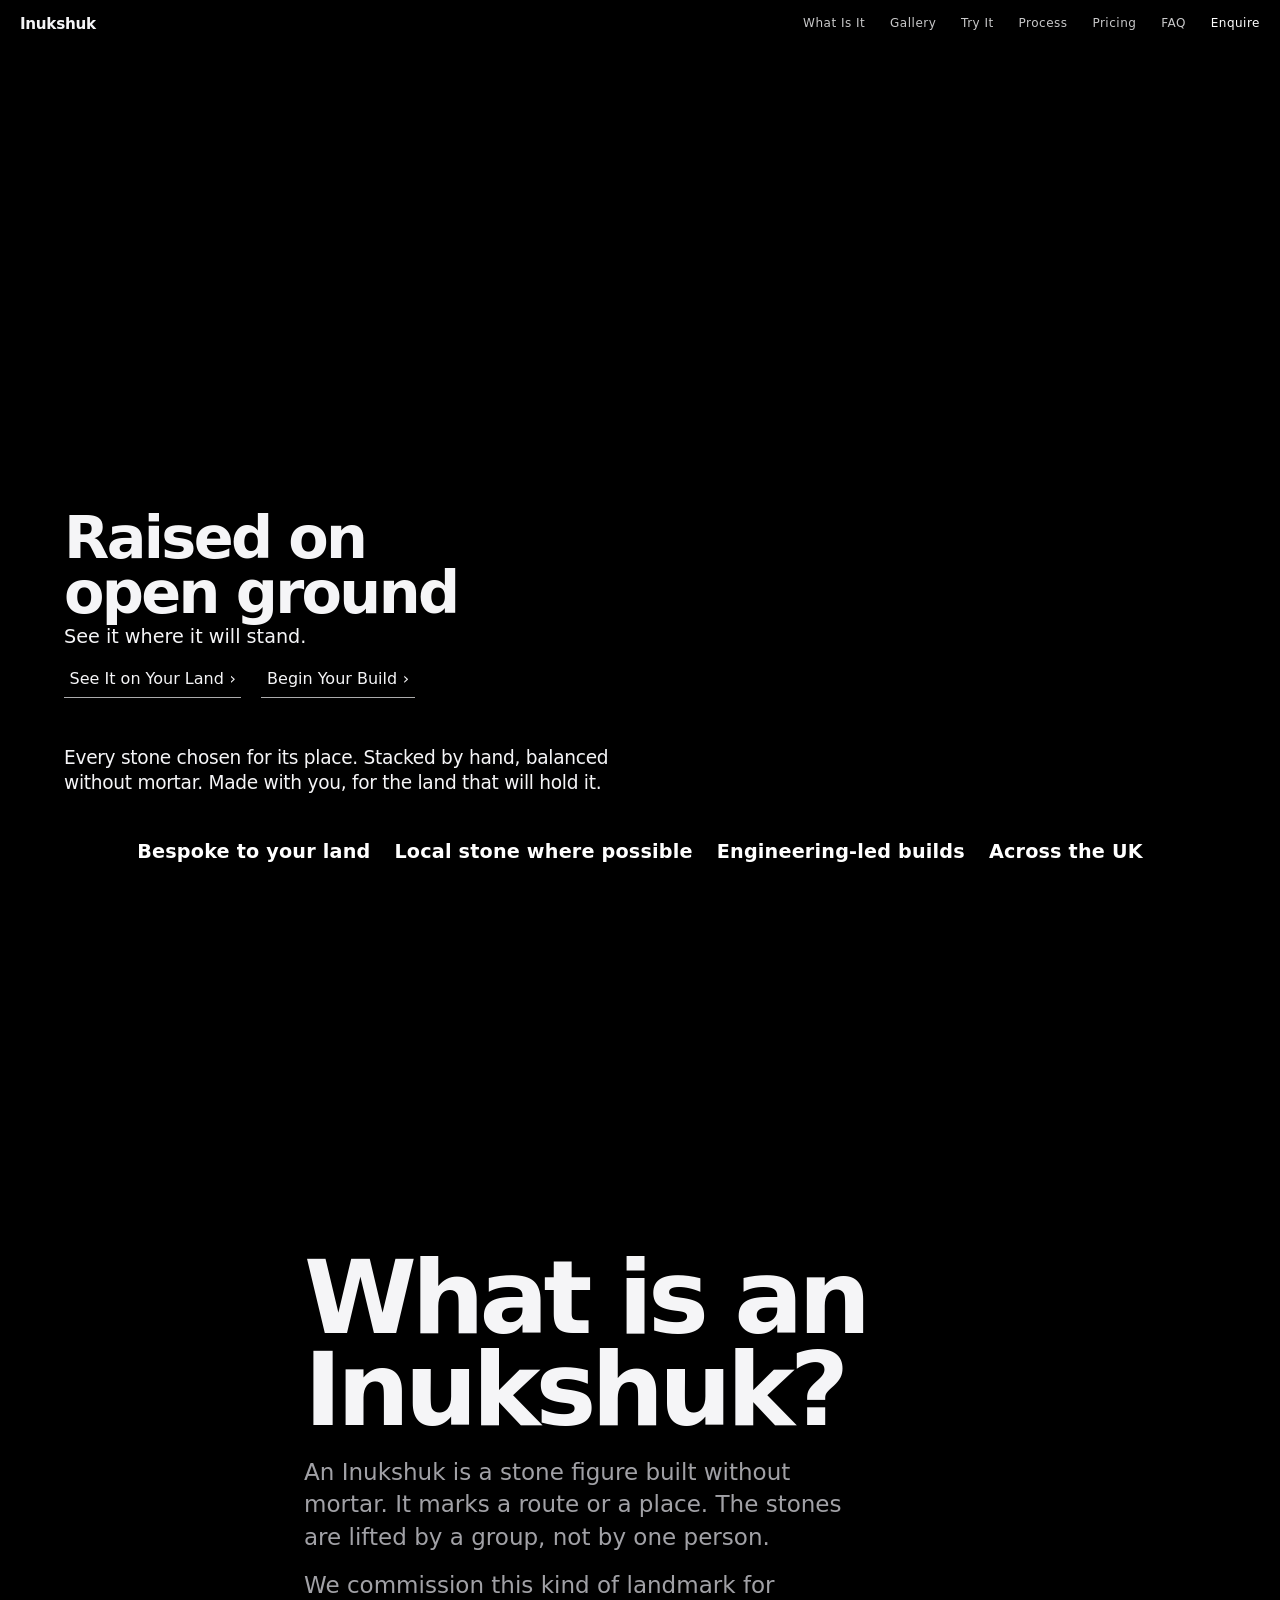
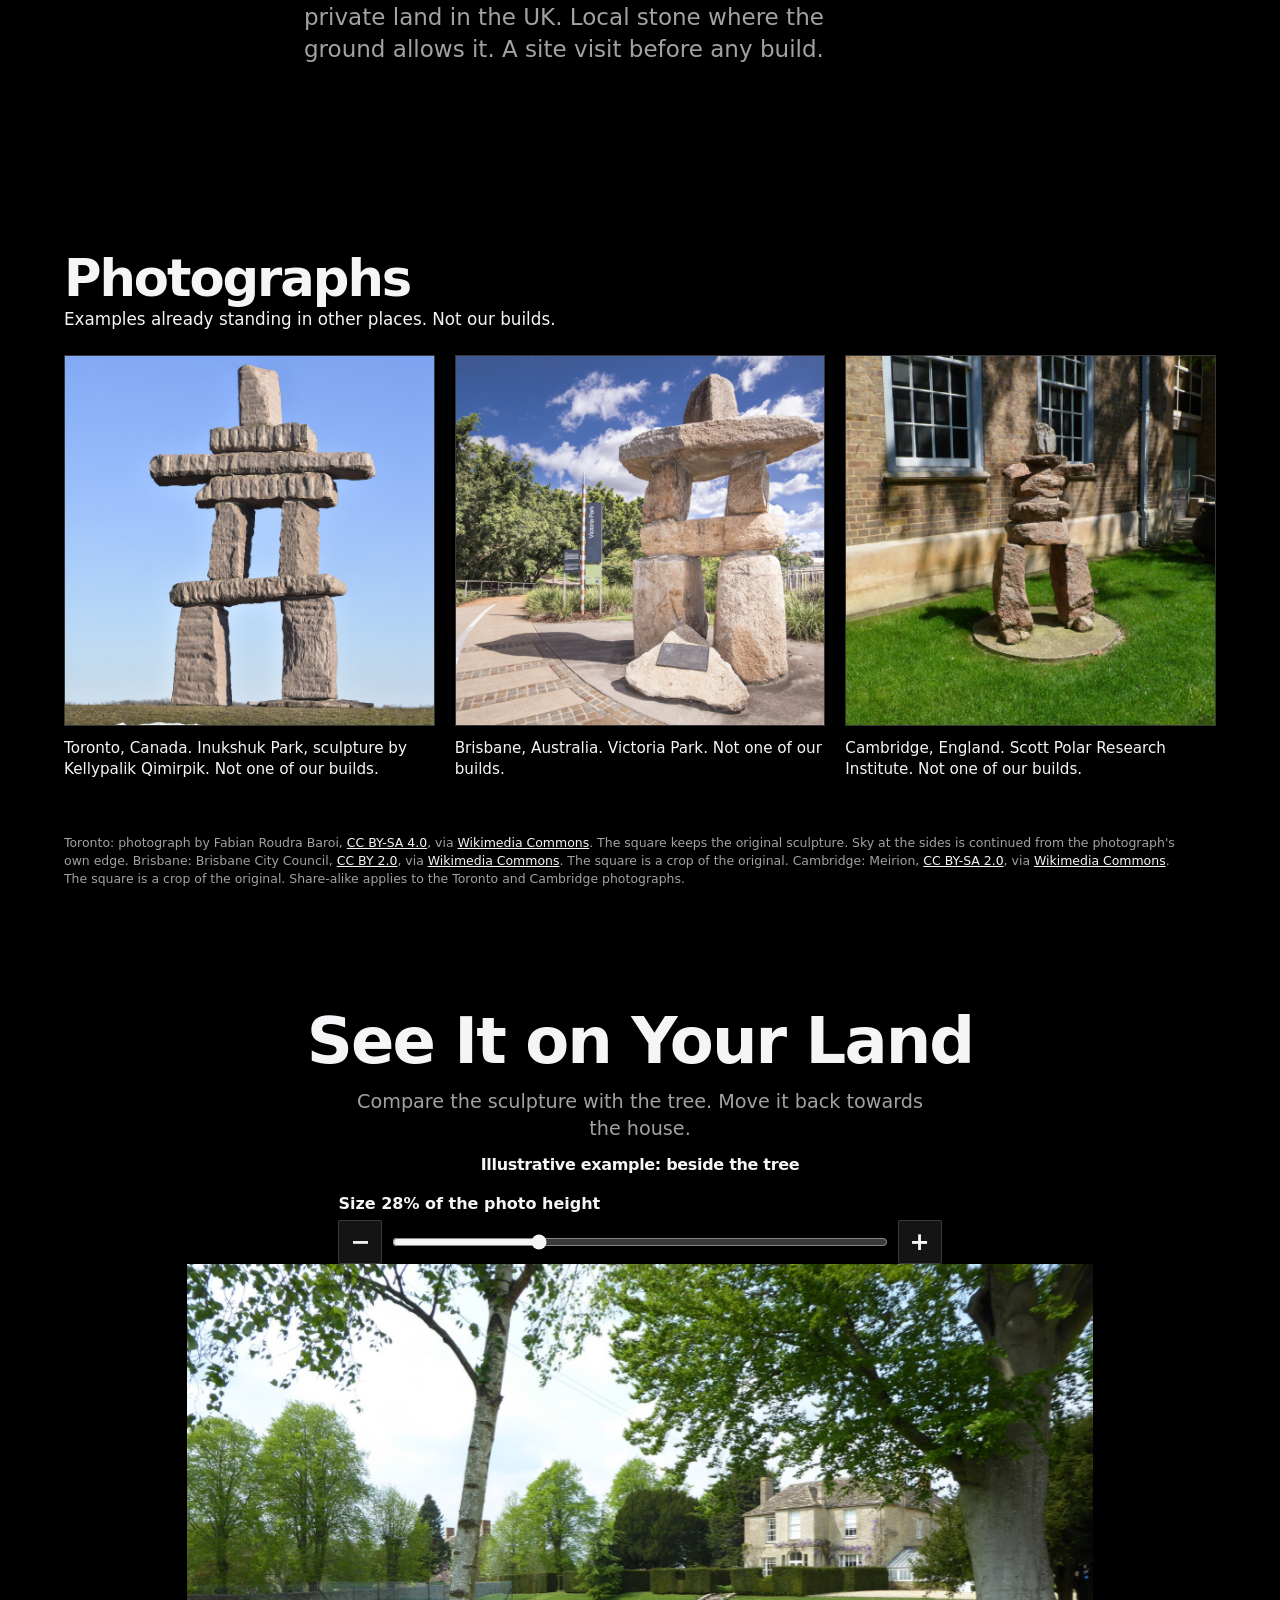
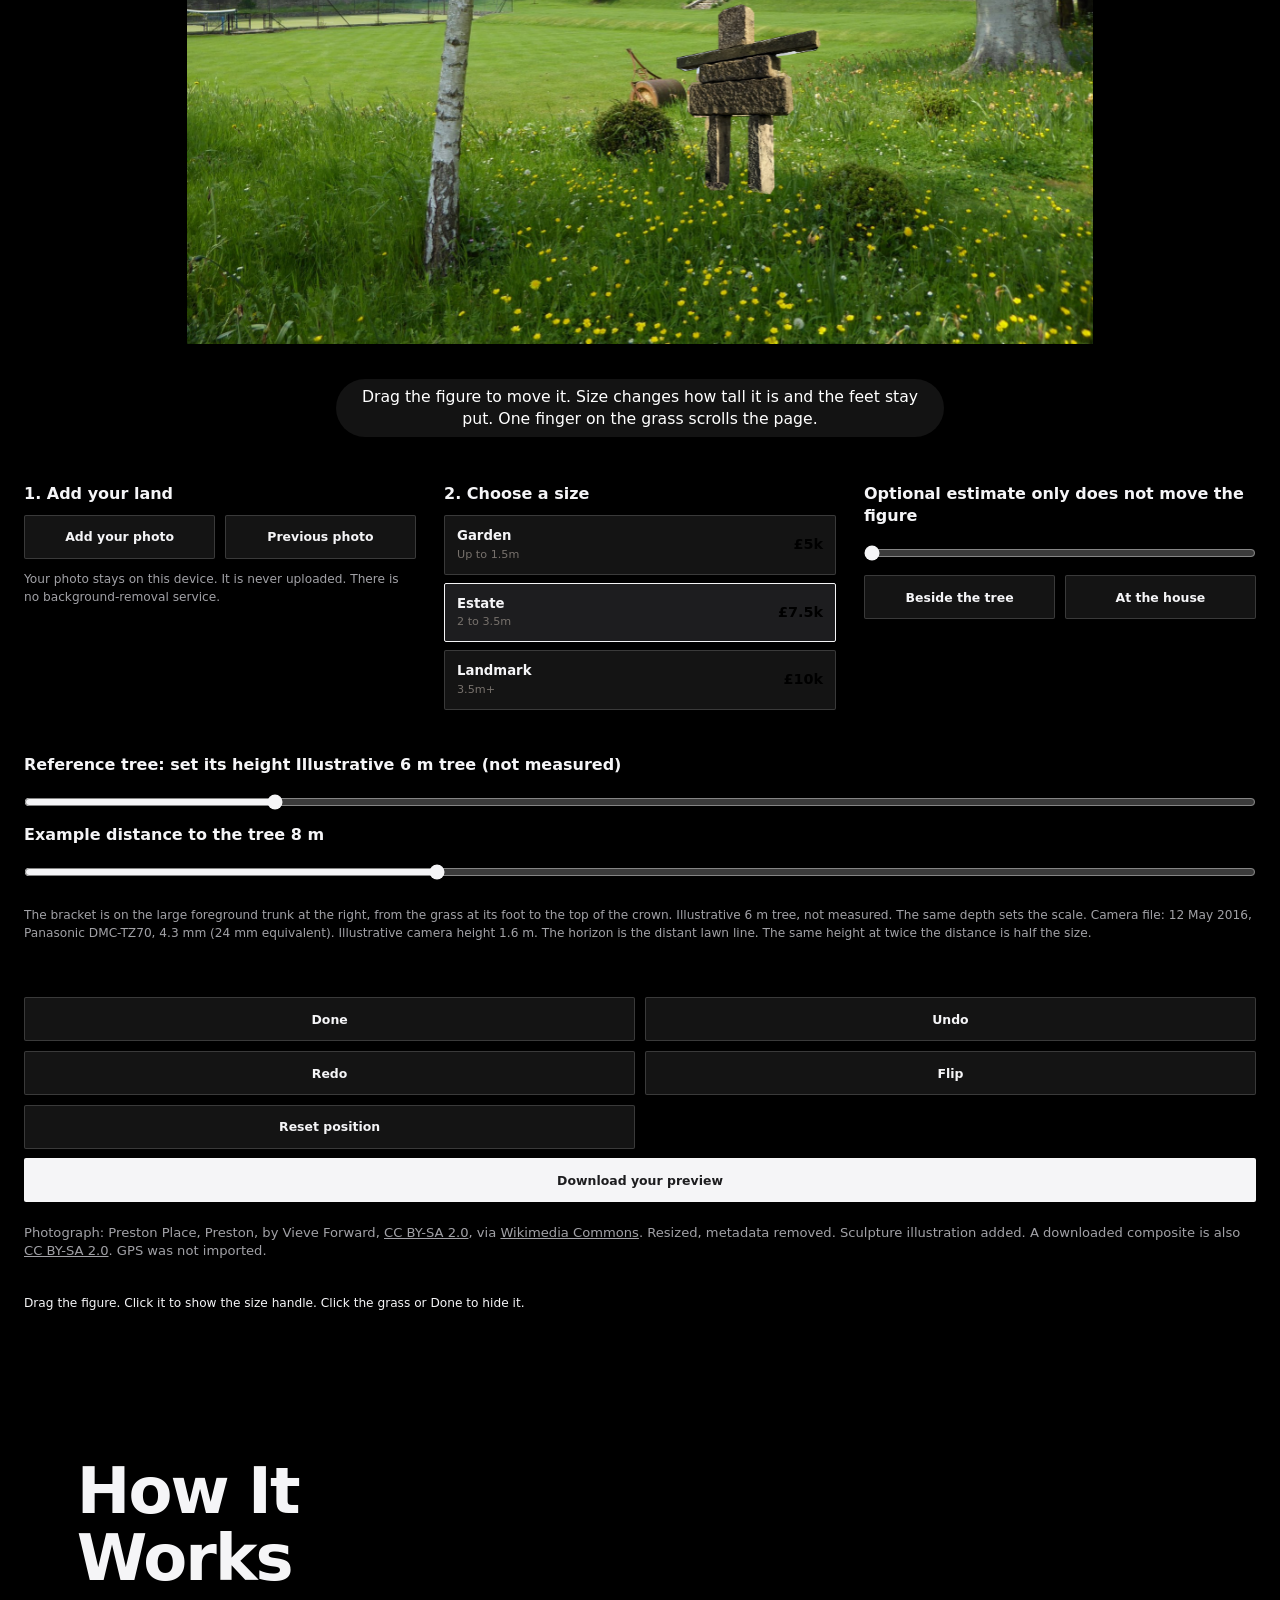
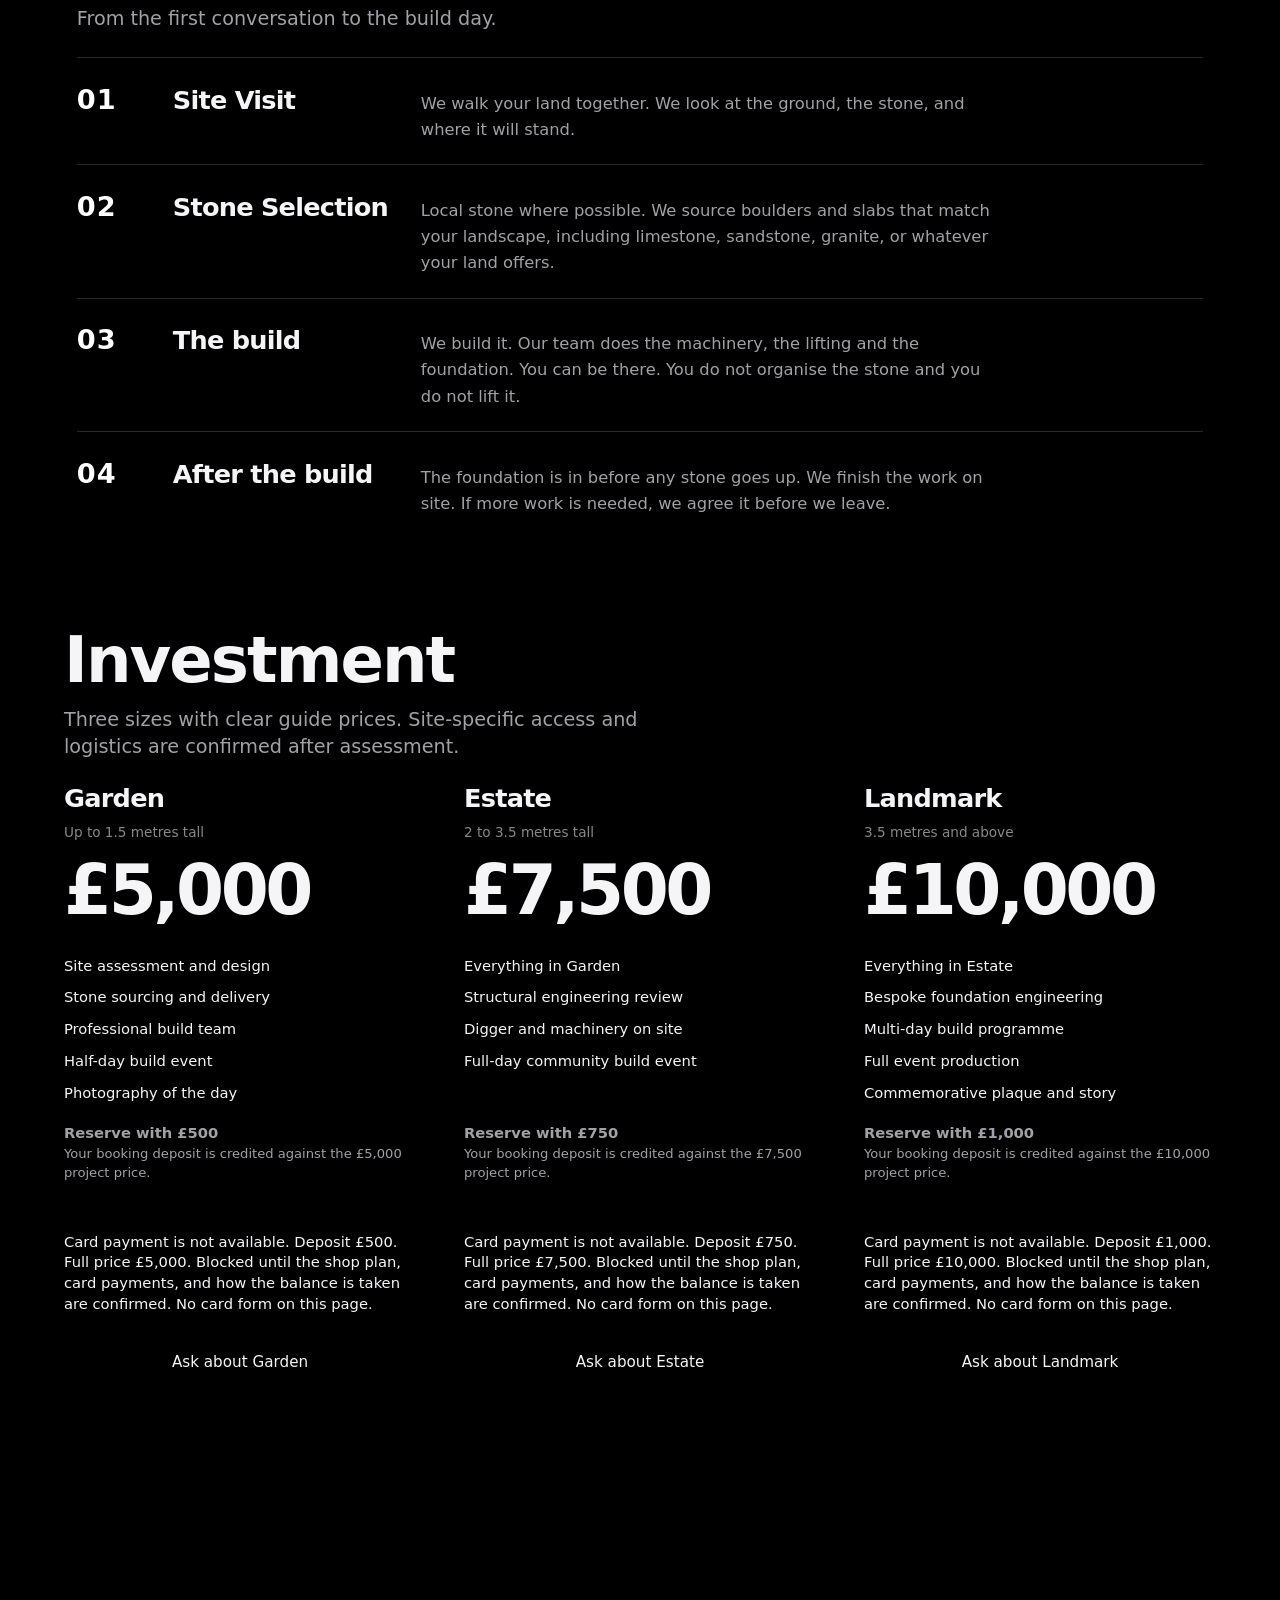
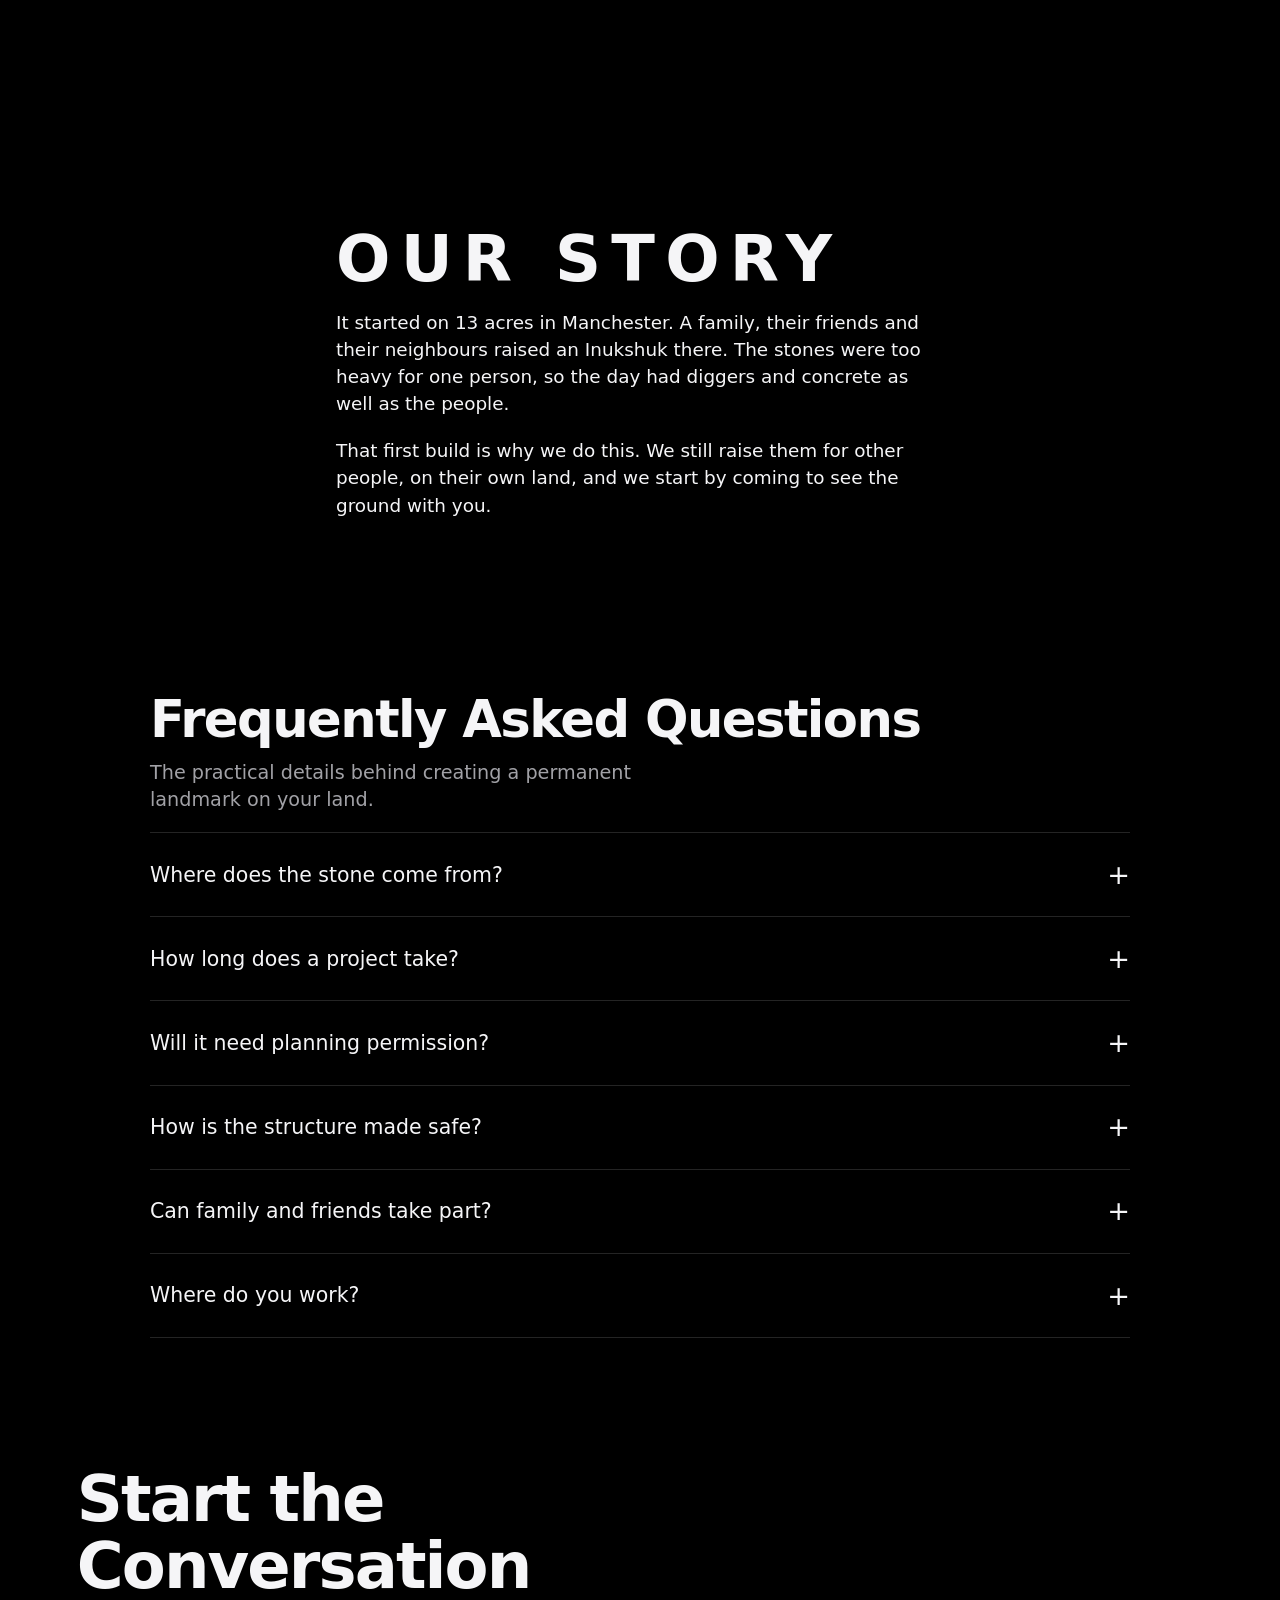
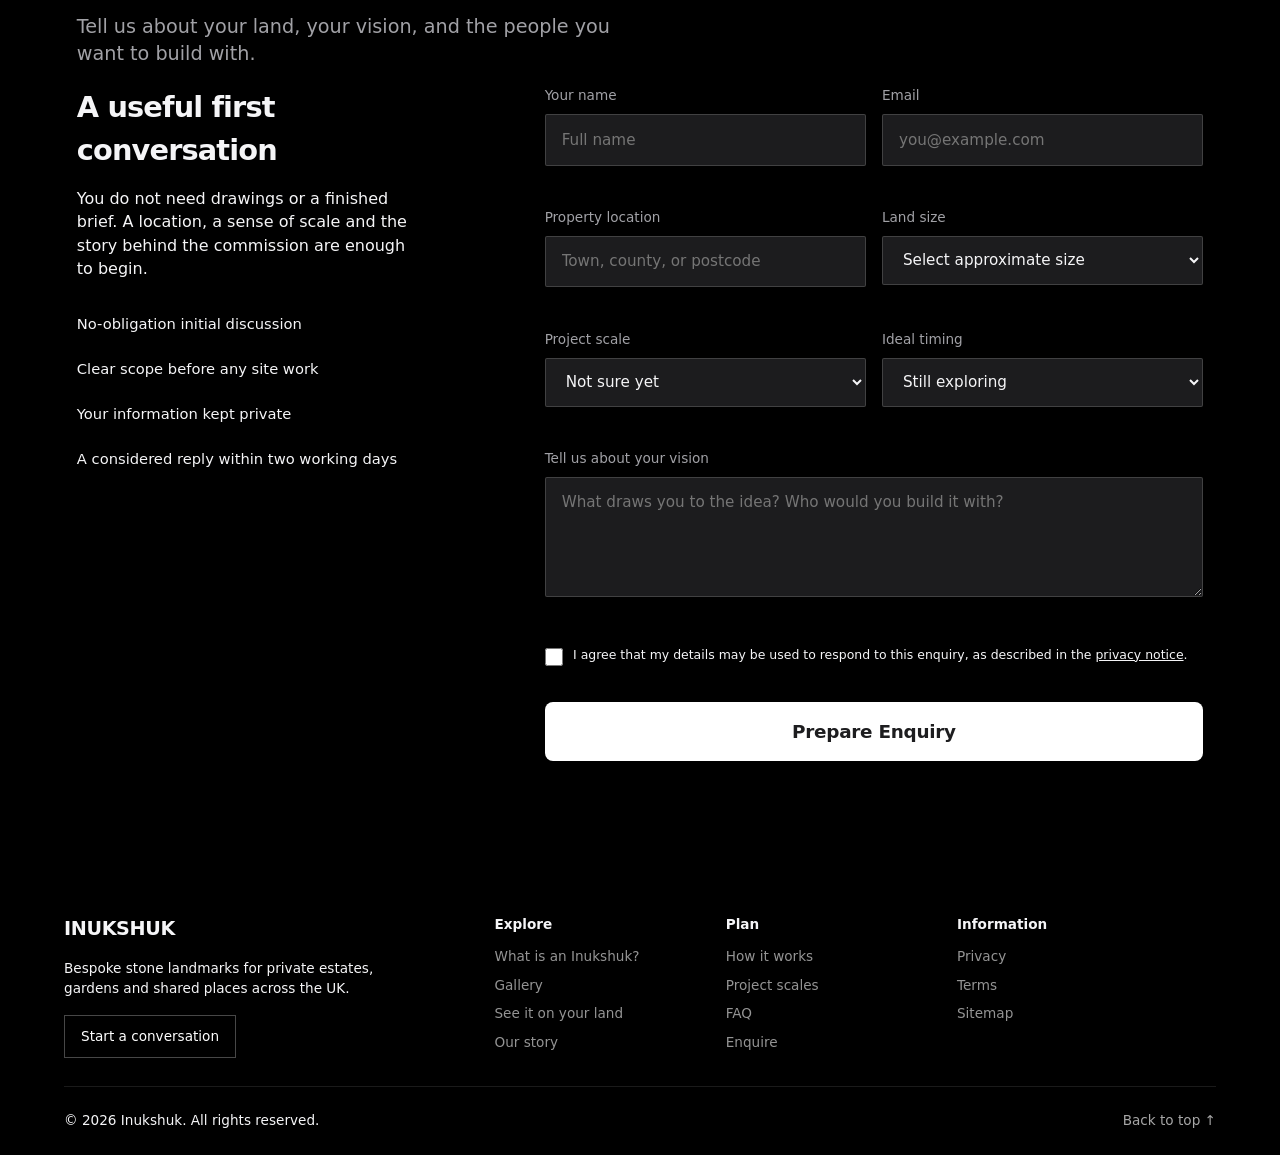
<file: legacy-static/index.html>
<!DOCTYPE html>
<html lang="en">
<head>
  <meta charset="UTF-8">
  <meta name="viewport" content="width=device-width, initial-scale=1.0">
  <meta name="description" content="Commission a stone landmark for a garden, an estate, or open ground in the UK.">
  <meta property="og:title" content="Inukshuk | A stone landmark for your land">
  <meta property="og:description" content="Three sizes. A site visit before any build. Garden £5,000, Estate £7,500, Landmark £10,000.">
  <meta property="og:type" content="website">
  <meta property="og:locale" content="en_GB">
  <meta property="og:url" content="https://inukshuk-plum.vercel.app/">
  <meta property="og:image" content="https://inukshuk-plum.vercel.app/assets/gallery/summer-landmark.jpg">
  <meta property="og:image:alt" content="A stone landmark in summer grass, with a young tree to its right">
  <meta name="twitter:card" content="summary_large_image">
  <meta name="theme-color" content="#000000">
  <meta name="color-scheme" content="light">
  <link rel="canonical" href="https://inukshuk-plum.vercel.app/">
  <link rel="icon" href="favicon.svg" type="image/svg+xml">
  <link rel="manifest" href="site.webmanifest">
  <title>Inukshuk | Bespoke Stone Sculptures for Your Land</title>
  <style>
    *, *::before, *::after { margin: 0; padding: 0; box-sizing: border-box; }

    html { scroll-behavior: smooth; scroll-padding-top: 84px; }

    :root {
      --stone: #6e6e73;
      --earth: #1d1d1f;
      --sky: #000;
      --warm: #1d1d1f;
      --cream: #f5f5f7;
      --white: #fff;
      --dark: #1d1d1f;
      --line: rgba(0, 0, 0, 0.12);
    }

    body {
      font-family: system-ui, -apple-system, BlinkMacSystemFont, "Segoe UI", sans-serif;
      color: var(--dark);
      background: var(--cream);
      line-height: 1.7;
      -webkit-font-smoothing: antialiased;
    }
    body.menu-open, body.modal-open { overflow: hidden; }
    img { max-width: 100%; }
    button, input, select, textarea { font: inherit; }
    a:focus-visible, button:focus-visible, input:focus-visible,
    select:focus-visible, textarea:focus-visible, canvas:focus-visible,
    summary:focus-visible {
      outline: 3px solid var(--warm); outline-offset: 3px;
    }
    .skip-link {
      position: fixed; top: 0.6rem; left: 0.6rem; z-index: 1000;
      padding: 0.7rem 1rem; background: var(--dark); color: var(--white);
      text-decoration: none; border-radius: 2px; transform: translateY(-150%);
      transition: transform 0.2s;
    }
    .skip-link:focus { transform: translateY(0); }

    /* NAV */
    nav {
      position: fixed; top: 0; width: 100%; z-index: 100;
      background: var(--cream);
      border-bottom: 1px solid var(--line);
      padding: 1.05rem clamp(1.25rem, 3vw, 2.5rem);
      display: flex; justify-content: space-between; align-items: center;
    }
    nav .logo {
      font-family: system-ui, -apple-system, BlinkMacSystemFont, "Segoe UI", sans-serif;
      font-size: 1.05rem; font-weight: 400; color: var(--dark);
      letter-spacing: 0.18em; text-transform: uppercase; text-decoration: none;
    }
    nav .nav-links { display: flex; gap: 1.55rem; list-style: none; align-items: center; }
    nav .nav-links a {
      text-decoration: none; color: var(--stone); font-size: 0.9rem;
      font-weight: 500; letter-spacing: 0.5px; transition: color 0.3s;
    }
    nav .nav-links a:hover, nav .nav-links a[aria-current="true"] { color: var(--earth); }
    .nav-cta {
      padding: 0.35rem 0; color: var(--dark) !important;
      background: transparent; border-radius: 0; border-bottom: 1px solid var(--dark);
    }
    .nav-cta:hover { background: transparent; color: var(--earth) !important; }
    .menu-toggle {
      display: none; width: 46px; height: 44px; border: 0; background: transparent;
      color: var(--earth); cursor: pointer; align-items: center; justify-content: center;
    }
    .menu-toggle-lines, .menu-toggle-lines::before, .menu-toggle-lines::after {
      display: block; width: 24px; height: 2px; background: currentColor;
      transition: transform 0.25s, opacity 0.25s; content: '';
    }
    .menu-toggle-lines::before { transform: translateY(-7px); }
    .menu-toggle-lines::after { transform: translateY(5px); }
    .menu-toggle[aria-expanded="true"] .menu-toggle-lines { background: transparent; }
    .menu-toggle[aria-expanded="true"] .menu-toggle-lines::before { transform: translateY(0) rotate(45deg); }
    .menu-toggle[aria-expanded="true"] .menu-toggle-lines::after { transform: translateY(-2px) rotate(-45deg); }

    /* HERO */
    .hero {
      display: grid; grid-template-columns: auto minmax(280px, 34rem);
      justify-content: space-between; align-items: center;
      column-gap: clamp(2rem, 5vw, 5.5rem);
      text-align: left; padding: 6.25rem clamp(1.5rem, 4.5vw, 4.75rem) 2.25rem;
      background: var(--cream); color: var(--dark);
    }
    .hero-plate { margin: 0; }
    .hero-media { width: auto; height: min(76vh, 720px); max-width: min(46vw, 540px); object-fit: contain; display: block; }
    .hero-plate figcaption { margin-top: 0.7rem; color: var(--stone); font-family: system-ui, -apple-system, BlinkMacSystemFont, "Segoe UI", sans-serif; font-style: normal; font-size: 0.98rem; }
    .hero-copy { max-width: 34rem; }
    .hero h1 {
      font-family: system-ui, -apple-system, BlinkMacSystemFont, "Segoe UI", sans-serif;
      font-size: clamp(2.7rem, 4.5vw, 4.35rem);
      font-weight: 400; line-height: 0.98; margin-bottom: 1.15rem;
      letter-spacing: -0.03em; color: var(--dark);
    }
    .hero p { font-size: 1.02rem; font-weight: 400; line-height: 1.6; color: #3c362f; max-width: 36ch; margin: 0 0 1.75rem; }
    .hero-cta {
      display: inline-flex; align-items: center; min-height: 44px; padding: 0.15rem 0;
      background: transparent; color: var(--dark);
      text-decoration: none; font-weight: 500; font-size: 0.82rem;
      letter-spacing: 0.12em; text-transform: uppercase; border-bottom: 1px solid var(--dark); border-radius: 0;
    }
    .hero-cta:hover { color: var(--earth); }
    .hero-actions { display: flex; gap: 1.5rem; align-items: center; flex-wrap: wrap; }
    .hero-cta.secondary { background: transparent; border-bottom-color: transparent; text-decoration: underline; text-underline-offset: 0.35em; }
    .hero-cta.secondary:hover { color: var(--earth); }

    .trust-strip { background: transparent; color: var(--dark); padding: 0 clamp(1.25rem, 4vw, 4.5rem) 3.25rem; border-bottom: 1px solid var(--line); }
    .trust-list { max-width: 1100px; margin: 0 auto; display: grid; grid-template-columns: repeat(4, 1fr); list-style: none; }
    .trust-list li { padding: 0.35rem 0; text-align: left; font-family: system-ui, -apple-system, BlinkMacSystemFont, "Segoe UI", sans-serif; font-style: normal; font-size: 0.8rem; font-weight: 400; letter-spacing: 0; text-transform: none; border: 0; color: #a1a1a6; line-height: 1.25; }

    /* SECTIONS */
    section { padding: 6rem 2rem; }
    .container { max-width: 1100px; margin: 0 auto; }
    .section-title {
      font-family: system-ui, -apple-system, BlinkMacSystemFont, "Segoe UI", sans-serif;
      font-size: clamp(2rem, 4vw, 3.15rem); text-align: left; margin-bottom: 0.85rem;
      color: var(--dark); font-weight: 400; letter-spacing: -0.025em; line-height: 1.05;
    }
    .section-subtitle {
      text-align: left; color: #4a453f; font-weight: 400;
      max-width: 38rem; margin: 0 0 2.75rem; font-size: 1.02rem; line-height: 1.6;
    }

    /* WHAT IS */
    .what-is { background: #f5f5f7; }
    .what-is-grid {
      display: grid; grid-template-columns: 1fr 1fr; gap: 4rem; align-items: center;
    }
    .what-is-text h3 {
      font-family: system-ui, -apple-system, BlinkMacSystemFont, "Segoe UI", sans-serif;
      font-size: 1.6rem; color: var(--earth); margin-bottom: 1rem;
    }
    .what-is-text p { color: #555; margin-bottom: 1rem; }
    .origin-badge {
      display: inline-block; padding: 0.5rem 1.2rem; margin-top: 0.5rem;
      background: var(--cream); border-left: 3px solid var(--warm);
      font-size: 0.95rem; color: #6e6e73; font-style: normal; background: none; border: 0; padding: 0.85rem 0 0;
    }
    .stone-visual { background: transparent; }
    .stone-visual img { width: 100%; height: auto; display: block; }

    /* GALLERY */
    .gallery { background: #000; color: #f5f5f7; }
    .photo-grid { display: grid; grid-template-columns: 1fr 1fr; gap: 3.25rem 1.75rem; align-items: start; counter-reset: fig; }
    .photo-card { position: relative; overflow: visible; background: transparent; counter-increment: fig; }
    .photo-card button { width: 100%; height: auto; padding: 0; border: 0; background: transparent; color: inherit; cursor: zoom-in; text-align: left; display: block; }
    .photo-card.wide { grid-column: 1 / -1; }
    .photo-card img { width: 100%; height: auto; display: block; }
    .photo-card figcaption {
      position: static; padding: 0.7rem 0 0; color: var(--stone);
      font-family: system-ui, -apple-system, BlinkMacSystemFont, "Segoe UI", sans-serif; font-style: normal; font-size: 0.95rem; background: none;
    }
    .photo-card figcaption::before { content: none; }
    .lightbox {
      width: min(1100px, calc(100vw - 2rem)); max-width: none; max-height: 92vh;
      margin: auto; padding: 0; border: 0; border-radius: 4px;
      background: #111; color: var(--white); overflow: hidden;
      box-shadow: 0 30px 100px rgba(0,0,0,0.45);
    }
    .lightbox::backdrop { background: rgba(10,12,14,0.88); backdrop-filter: blur(7px); }
    .lightbox-frame { position: relative; display: grid; min-height: min(76vh, 760px); }
    .lightbox img { width: 100%; height: min(76vh, 760px); object-fit: contain; display: block; }
    .lightbox-caption {
      position: absolute; inset: auto 0 0; padding: 3rem 5rem 1.3rem;
      background: linear-gradient(transparent, rgba(0,0,0,0.82));
      text-align: center; font-size: 0.9rem;
    }
    .lightbox-close, .lightbox-nav {
      position: absolute; z-index: 2; display: grid; place-items: center;
      border: 1px solid rgba(255,255,255,0.32); background: rgba(10,10,10,0.55);
      color: var(--white); cursor: pointer; backdrop-filter: blur(6px);
    }
    .lightbox-close { top: 1rem; right: 1rem; width: 44px; height: 44px; border-radius: 50%; font-size: 1.4rem; }
    .lightbox-nav { top: 50%; width: 48px; height: 64px; transform: translateY(-50%); font-size: 1.5rem; }
    .lightbox-nav[hidden] { display: none !important; }
    .lightbox-prev { left: 1rem; }
    .lightbox-next { right: 1rem; }

    /* LAND VISUALIZER */
    .visualizer { background: var(--white); }
    .visualizer-shell {
      display: grid; grid-template-columns: minmax(0, 1fr) 330px;
      gap: 1.5rem; align-items: start;
    }
    .viz-stage {
      position: relative; overflow: hidden; border-radius: 4px;
      background: var(--sky); border: 1px solid rgba(139,134,128,0.25);
    }
    .viz-stage.dragover { outline: 3px solid var(--warm); outline-offset: 3px; }
    #viz-canvas {
      width: 100%; height: auto; aspect-ratio: 4 / 3; display: block;
      cursor: grab; touch-action: none;
    }
    #viz-canvas.dragging { cursor: grabbing; }
    .viz-tip {
      position: static; display: block; width: fit-content; margin: 0.6rem auto 0; transform: none;
      padding: 0.45rem 0.8rem; border-radius: 99px;
      background: rgba(26,26,26,0.76); color: var(--white);
      font-size: 0.75rem; white-space: nowrap; pointer-events: none;
      transition: opacity 0.3s;
    }
    .viz-tip.hidden { opacity: 0; }
    .viz-controls {
      padding: 1.5rem; border-radius: 4px; background: var(--cream);
      border: 1px solid rgba(139,134,128,0.2);
    }
    .viz-control { margin-bottom: 1.4rem; }
    .viz-control-title {
      display: block; margin-bottom: 0.65rem; color: var(--sky);
      font-size: 0.9rem; font-weight: 600; letter-spacing: 0;
      text-transform: none; color: #1d1d1f;
    }
    .upload-grid { display: grid; grid-template-columns: 1fr 1fr; gap: 0.6rem; }
    .upload-action, .viz-button {
      display: inline-flex; min-height: 44px; align-items: center; justify-content: center;
      padding: 0.7rem 0.75rem; border: 1px solid rgba(92,74,58,0.28);
      border-radius: 2px; background: var(--white); color: var(--earth);
      font: 600 0.78rem system-ui, -apple-system, BlinkMacSystemFont, "Segoe UI", sans-serif; text-align: center; cursor: pointer;
      transition: background 0.2s, color 0.2s, transform 0.2s;
    }
    .upload-action:hover, .viz-button:hover { background: var(--earth); color: var(--white); transform: translateY(-1px); }
    .viz-button[aria-pressed="true"], .viz-button.primary { background: var(--earth); color: var(--white); }
    .viz-button.primary:hover { background: var(--sky); }
    .visually-hidden { position: absolute; width: 1px; height: 1px; overflow: hidden; clip: rect(0 0 0 0); white-space: nowrap; }
    .size-options { display: grid; gap: 0.5rem; border: 0; padding: 0; }
    .size-choice { position: relative; display: block; cursor: pointer; }
    .size-choice input {
      position: absolute; width: 1px; height: 1px; overflow: hidden;
      clip: rect(0 0 0 0); white-space: nowrap;
    }
    .size-card {
      display: grid; grid-template-columns: 1fr auto; align-items: center;
      gap: 0.05rem 0.75rem; padding: 0.65rem 0.75rem;
      border: 1px solid rgba(92,74,58,0.22); border-radius: 2px;
      background: var(--white); color: var(--earth); transition: border 0.2s, background 0.2s;
    }
    .size-card strong { font-size: 0.83rem; }
    .size-card small { grid-column: 1; color: #77716c; font-size: 0.7rem; }
    .size-card b { grid-column: 2; grid-row: 1 / span 2; color: var(--sky); font-size: 0.9rem; }
    .size-choice input:checked + .size-card {
      border-color: var(--warm); background: rgba(212,165,116,0.14);
      box-shadow: inset 3px 0 0 var(--warm);
    }
    .size-choice input:focus-visible + .size-card { outline: 3px solid var(--warm); outline-offset: 2px; }
    .viz-button-row { display: grid; grid-template-columns: 1fr 1fr; gap: 0.6rem; }
    .viz-button-row .primary { grid-column: 1 / -1; }
    .viz-size-bar { width: min(100%, 40rem); margin: 0.85rem auto 0; padding: 0 1.15rem; }
    .viz-size-bar .viz-control-title { margin-bottom: 0.35rem; }
    .figure-size-row { display: grid; grid-template-columns: 44px 1fr 44px; gap: 0.6rem; align-items: center; }
    .figure-step { width: 44px; min-width: 44px; height: 44px; min-height: 44px; padding: 0; font-size: 1.5rem; line-height: 1; }
    .figure-size-row input[type="range"] { width: 100%; height: 44px; margin: 0; }
    .privacy-note, .viz-status { font-size: 0.76rem; line-height: 1.5; color: #6d6864; }
    .privacy-note { margin-top: 0.7rem; }
    .viz-status { min-height: 2.3em; margin-top: 0.75rem; color: var(--earth); }

    /* PROCESS */
    .process { background: var(--white); }
    .process-steps { display: grid; grid-template-columns: repeat(4, 1fr); gap: 2.5rem; }
    .step { text-align: left; padding: 1.15rem 0 0; background: transparent; border-radius: 0; border-top: 1px solid var(--line); }
    .step-number { font-family: system-ui, -apple-system, BlinkMacSystemFont, "Segoe UI", sans-serif; font-size: 1.15rem; color: var(--stone); font-weight: 400; margin-bottom: 0.65rem; }
    .step h4 { font-family: system-ui, -apple-system, BlinkMacSystemFont, "Segoe UI", sans-serif; font-size: 1.35rem; color: var(--dark); margin-bottom: 0.7rem; font-weight: 400; }
    .step p { font-size: 0.92rem; color: #4a453f; line-height: 1.6; }

    /* PRICING */
    .pricing { background: var(--white); }
    .pricing-cards { display: grid; grid-template-columns: repeat(3, 1fr); gap: 0; border-top: 1px solid var(--line); }
    .price-card { display: flex; flex-direction: column; height: 100%; padding: 1.65rem 1.5rem 0; border: 0; border-right: 1px solid var(--line); border-radius: 0; text-align: left; position: relative; background: transparent; }
    .price-card:first-child { padding-left: 0; }
    .price-card:last-child { border-right: 0; padding-right: 0; }
    .price-card:hover { transform: none; box-shadow: none; }
    .price-card.featured { background: transparent; box-shadow: none; }
    .price-card h4 { font-family: system-ui, -apple-system, BlinkMacSystemFont, "Segoe UI", sans-serif; font-size: 1.7rem; color: var(--dark); margin-bottom: 0.35rem; font-weight: 400; }
    .price-amount { font-family: system-ui, -apple-system, BlinkMacSystemFont, "Segoe UI", sans-serif; font-size: clamp(2rem, 3vw, 2.5rem); font-weight: 600; letter-spacing: -0.03em; color: #1d1d1f; margin: 0.85rem 0 0.35rem; line-height: 1; font-style: normal; }
    .price-amount span { font-size: 0.9rem; font-weight: 400; color: var(--stone); }
    .price-card ul { list-style: none; text-align: left; margin: 1.15rem 0 0; }
    .price-card li { padding: 0.32rem 0; font-size: 0.92rem; color: #3c362f; border-bottom: 0; }
    .price-card li::before { content: none; }
    .deposit-note {
      min-height: 4.25rem; margin: auto 0 0.9rem; padding: 0.85rem 1rem;
      background: var(--cream); color: #555; border-radius: 3px;
      font-size: 0.82rem; line-height: 1.45;
    }
    .deposit-note strong { display: block; color: var(--earth); font-size: 0.92rem; }
    .price-actions { display: grid; gap: 0.65rem; }
    .shopify-buy-slot { min-height: 44px; }
    .checkout-loading {
      display: flex; min-height: 44px; align-items: center; justify-content: center;
      color: var(--stone); font-size: 0.78rem;
    }
    .price-btn {
      display: flex; align-items: center; justify-content: center; min-height: 3.25rem;
      width: 100%; padding: 0.85rem; text-align: center;
      background: #1d1d1f; color: #f5f5f7;
      text-decoration: none; font-weight: 500; font-size: 0.95rem;
      letter-spacing: 0; text-transform: none;
      border: 0; cursor: pointer; border-radius: 8px;
    }
    .price-btn:hover,
    .price-btn:focus-visible { background: #1d1d1f; color: #fff; border-color: #1d1d1f; }
    .price-btn.secondary { background: transparent; color: var(--dark); border: 1px solid var(--line); }
    .price-btn.secondary:hover,
    .price-btn.secondary:focus-visible { background: transparent; color: #1d1d1f; }

    /* STORY */
    .story { background: var(--cream); color: var(--dark); }
    .story .section-title { color: var(--dark); }
    .story-content { max-width: 40rem; margin: 0; text-align: left; }
    .story-content p { margin-bottom: 1.25rem; font-weight: 400; color: #3c362f; }
    .story-content .highlight {
      font-family: system-ui, -apple-system, BlinkMacSystemFont, "Segoe UI", sans-serif;
      font-size: clamp(1.8rem, 3.4vw, 2.8rem); font-style: normal; font-weight: 600; letter-spacing: -0.03em;
      line-height: 1.25; color: var(--dark); margin: 1.75rem 0;
    }

    /* FAQ */
    .faq { background: var(--white); }
    .faq-list { max-width: 820px; margin: 0 auto; border-top: 1px solid rgba(139,134,128,0.26); }
    .faq details { border-bottom: 1px solid rgba(139,134,128,0.26); }
    .faq summary {
      list-style: none; display: flex; align-items: center; justify-content: space-between;
      gap: 1rem; padding: 1.35rem 0; color: var(--sky); cursor: pointer;
      font-weight: 600;
    }
    .faq summary::-webkit-details-marker { display: none; }
    .faq summary::after { content: '+'; color: var(--warm); font-size: 1.7rem; font-weight: 300; }
    .faq details[open] summary::after { content: '×'; }
    .faq-answer { padding: 0 2rem 1.5rem 0; color: #5e5b58; }

    /* CONTACT */
    .contact { background: var(--cream); }
    .contact-layout {
      display: grid; grid-template-columns: minmax(0, 1fr) minmax(0, 1.45fr);
      gap: 2rem; align-items: start; max-width: 980px; margin: 0 auto;
    }
    .contact-panel { padding: 0 2rem 0 0; background: transparent; color: var(--dark); border-radius: 0; }
    .contact-panel h3 { font-family: system-ui, -apple-system, BlinkMacSystemFont, "Segoe UI", sans-serif; font-size: 1.8rem; margin-bottom: 1rem; font-weight: 400; }
    .contact-panel p { color: #4a453f; margin-bottom: 1.25rem; }
    .contact-promises { list-style: none; }
    .contact-promises li { padding: 0.7rem 0; border-top: 1px solid var(--line); font-size: 0.92rem; }
    .contact-form { margin: 0; background: transparent; padding: 0 0 0 2rem; border-radius: 0; box-shadow: none; }
    .form-grid { display: grid; grid-template-columns: 1fr 1fr; gap: 0 1rem; }
    .form-group.full { grid-column: 1 / -1; }
    .form-group { margin-bottom: 1.5rem; }
    .form-group label {
      display: block; font-size: 0.85rem; font-weight: 500;
      color: var(--sky); margin-bottom: 0.5rem;
      letter-spacing: 0; text-transform: none; color: #1d1d1f;
    }
    .form-group input, .form-group textarea, .form-group select {
      width: 100%; padding: 0.85rem 1rem;
      border: 1px solid rgba(139,134,128,0.3);
      border-radius: 2px; font-family: system-ui, -apple-system, BlinkMacSystemFont, "Segoe UI", sans-serif;
      font-size: 0.95rem; transition: border-color 0.3s;
      background: var(--cream);
    }
    .form-group input:focus, .form-group textarea:focus, .form-group select:focus {
      outline: none; border-color: var(--warm);
    }
    .form-group input[aria-invalid="true"], .form-group textarea[aria-invalid="true"],
    .form-group select[aria-invalid="true"] { border-color: #a33b2f; background: #fff8f6; }
    .field-error { display: block; min-height: 1.2em; margin-top: 0.25rem; color: #8e2e24; font-size: 0.74rem; }
    .form-group textarea { min-height: 120px; resize: vertical; }
    .consent-row { display: flex; gap: 0.65rem; align-items: flex-start; margin: 0 0 1.25rem; color: #625e5a; font-size: 0.78rem; }
    .consent-row input { width: 18px; height: 18px; margin-top: 0.15rem; accent-color: var(--earth); }
    .consent-row a { color: var(--earth); }
    .submit-btn {
      width: 100%; padding: 1rem; background: var(--earth);
      color: var(--white); border: none; cursor: pointer;
      font-family: system-ui, -apple-system, BlinkMacSystemFont, "Segoe UI", sans-serif; font-weight: 600;
      font-size: 0.95rem; letter-spacing: 0;
      text-transform: none; border-radius: 8px;
      transition: none;
    }
    .submit-btn:hover,
    .submit-btn:focus-visible { background: #1d1d1f; color: #fff; }
    .submit-btn[disabled],
    .submit-btn[disabled]:hover,
    .submit-btn[disabled]:focus-visible { cursor: pointer; opacity: 1; background: #f5f5f7; color: #1d1d1f; }
    .form-status { min-height: 1.6em; margin-top: 0.8rem; color: var(--earth); font-size: 0.82rem; text-align: center; }

    /* FOOTER */
    footer {
      background: var(--dark); color: rgba(255,255,255,0.5);
      padding: 4rem 2rem 2rem; font-size: 0.85rem;
    }
    footer .logo {
      font-family: system-ui, -apple-system, BlinkMacSystemFont, "Segoe UI", sans-serif;
      color: var(--warm); font-size: 1.2rem;
      letter-spacing: 2px; margin-bottom: 1rem; display: inline-block; text-decoration: none;
    }
    .footer-grid {
      max-width: 1100px; margin: 0 auto 2.5rem; display: grid;
      grid-template-columns: 2fr 1fr 1fr 1.3fr; gap: 2rem;
    }
    .footer-intro { max-width: 320px; }
    .footer-heading { color: #f5f5f7; font-size: 0.85rem; text-transform: none; letter-spacing: 0; margin-bottom: 0.75rem; font-weight: 600; }
    .footer-links { list-style: none; }
    .footer-links li { margin: 0.55rem 0; }
    .footer-links a { color: rgba(255,255,255,0.58); text-decoration: none; }
    .footer-links a:hover { color: var(--warm); }
    .footer-contact { display: inline-block; margin-top: 1rem; padding: 0.65rem 1rem; color: var(--white); border: 1px solid rgba(255,255,255,0.28); text-decoration: none; }
    .footer-bottom { max-width: 1100px; margin: 0 auto; padding-top: 1.5rem; border-top: 1px solid rgba(255,255,255,0.1); display: flex; justify-content: space-between; gap: 1rem; }
    .back-to-top { color: rgba(255,255,255,0.65); text-decoration: none; }
    .back-to-top:hover { color: var(--warm); }

    .no-script {
      padding: 0.8rem 1rem; background: #f5f5f7; color: #1d1d1f;
      text-align: center; font-size: 0.85rem;
    }

    /* RESPONSIVE */
    @media (max-width: 960px) {
      nav { padding: 0.75rem 1.25rem; }
      .menu-toggle { display: inline-flex; }
      nav .nav-links {
        display: flex; position: fixed; inset: 69px 0 auto; max-height: calc(100vh - 69px);
        overflow-y: auto; padding: 1.25rem 1.5rem 1.75rem; background: var(--cream);
        border-bottom: 1px solid rgba(139,134,128,0.2); box-shadow: 0 18px 30px rgba(0,0,0,0.12);
        flex-direction: column; align-items: stretch; gap: 0;
        transform: translateY(-120%); opacity: 0; visibility: hidden;
        transition: transform 0.3s, opacity 0.3s, visibility 0.3s;
      }
      nav .nav-links.open { transform: translateY(0); opacity: 1; visibility: visible; }
      nav .nav-links a { display: block; padding: 0.8rem 0; color: var(--earth); border-bottom: 1px solid rgba(139,134,128,0.16); }
      nav .nav-links li:last-child a { margin-top: 0.75rem; border-bottom: 0; text-align: center; }
      .trust-list { grid-template-columns: 1fr 1fr; gap: 0.75rem 1.5rem; }
      .hero { grid-template-columns: 1fr; justify-content: stretch; align-items: start; padding-top: 5.75rem; }
      .hero-plate { justify-self: center; }
      .hero-media { width: min(74vw, 272px); height: auto; max-width: 100%; margin: 0; }
      .hero-plate figcaption { margin-top: 0.45rem; }
      .footer-grid { grid-template-columns: 2fr 1fr 1fr; }
      .footer-grid > div:last-child { grid-column: 1 / -1; }
    }
    @media (max-width: 768px) {
      .what-is-grid { grid-template-columns: 1fr; }
      .process-steps { grid-template-columns: 1fr 1fr; }
      .pricing-cards { grid-template-columns: 1fr; }
      .price-card, .price-card:first-child, .price-card:last-child { border-right: 0; border-top: 1px solid var(--line); padding: 1.75rem 0; }
      .visualizer-shell { grid-template-columns: 1fr; }
      .photo-grid { grid-template-columns: 1fr 1fr; }
      .photo-card.wide { grid-column: 1 / -1; }
      .contact-layout { grid-template-columns: 1fr; }
      .footer-grid { grid-template-columns: 1fr 1fr; }
      .footer-grid > div:last-child { grid-column: auto; }
    }
    @media (max-width: 480px) {
      section { padding: 4.5rem 1.25rem; }
      .hero { padding-inline: 1.25rem; }
      .hero h1 { margin-bottom: 0.75rem; }
      .hero p { margin-bottom: 0.75rem; }
      .hero-actions { flex-direction: column; align-items: flex-start; gap: 0.15rem; }
      .trust-strip { padding-inline: 1.25rem; }
      .trust-list { grid-template-columns: 1fr; }
      .process-steps { grid-template-columns: 1fr; }
      .photo-grid { grid-template-columns: 1fr; }
      .contact-panel, .contact-form { padding: 0; }
      .upload-grid { grid-template-columns: 1fr; }
      .form-grid { grid-template-columns: 1fr; }
      .form-group.full { grid-column: auto; }
      .contact-form, .contact-panel { padding: 1.5rem; }
      .footer-grid { grid-template-columns: 1fr; }
      .footer-bottom { flex-direction: column; }
      .lightbox-caption { padding-inline: 3rem; }
      .lightbox-nav { width: 42px; height: 54px; }
      .lightbox-prev { left: 0.35rem; }
      .lightbox-next { right: 0.35rem; }
    }
    @media (prefers-reduced-motion: reduce) {
      html { scroll-behavior: auto; }
      *, *::before, *::after { animation-duration: 0.01ms !important; animation-iteration-count: 1 !important; transition-duration: 0.01ms !important; }
    }
    body { font-family: system-ui, -apple-system, BlinkMacSystemFont, "Segoe UI", sans-serif; background: #f5f5f7; color: #1d1d1f; line-height: 1.47; }
    nav { height: 48px; padding: 0 1.25rem; background: #000; border-bottom: 0; backdrop-filter: none; }
    nav .logo { font-family: system-ui, -apple-system, BlinkMacSystemFont, "Segoe UI", sans-serif; font-size: 0.95rem; font-weight: 600; letter-spacing: -0.02em; text-transform: none; color: #f5f5f7; }
    nav .nav-links a { color: rgba(245,245,247,0.82); font-size: 0.75rem; font-weight: 400; min-height: 48px; display: inline-flex; align-items: center; }
    nav .nav-links a:hover, nav .nav-links a[aria-current="true"] { color: #fff; }
    .nav-cta { color: #fff !important; background: transparent; border: 0; border-radius: 0; padding: 0; }
    .menu-toggle { color: #fff; width: 48px; height: 48px; position: relative; z-index: 30; touch-action: manipulation; }
    .hero { min-height: 100vh; min-height: 100dvh; display: flex; flex-direction: column; align-items: stretch; padding: 48px 0 0; background: #000; color: #f5f5f7; text-align: center; }
    .hero-stage { position: relative; margin: 0; flex: 1 1 auto; width: 100%; min-height: 420px; }
    .hero-stage picture { display: block; height: 100%; }
    .hero-copy { max-width: 980px; margin: 0 auto; padding: 1.7rem 1.5rem 0.85rem; }
    .hero h1 { font-family: system-ui, -apple-system, BlinkMacSystemFont, "Segoe UI", sans-serif; font-weight: 600; font-size: clamp(2.7rem, 5.2vw, 4.5rem); line-height: 1.02; letter-spacing: -0.035em; color: #f5f5f7; max-width: 14ch; margin: 0 auto 0.45rem; }
    .hero p { color: #d2d2d7; font-size: clamp(1.05rem, 1.6vw, 1.25rem); font-weight: 400; line-height: 1.35; max-width: 38rem; margin: 0 auto 0.55rem; }
    .hero-actions { justify-content: center; }
    .hero-cta { min-height: 48px; padding: 0 0.35rem; background: transparent; color: #fff; border: 0; border-radius: 0; letter-spacing: 0; text-transform: none; font-weight: 500; font-size: 1.05rem; }
    .hero-cta::after { content: "›"; margin-left: 0.35rem; }
    .hero-cta.secondary { background: transparent; color: #fff; }
    .hero-actions { gap: 1.35rem; }
    .hero-media { position: absolute; top: 0; left: 50%; transform: translateX(-50%); width: auto; height: 100%; max-width: 100%; object-fit: contain; object-position: center bottom; display: block; background: #000; }
    .trust-strip { background: #000; color: #a1a1a6; border: 0; padding: 0.35rem 1.5rem 1.15rem; }
    .trust-list li { color: #a1a1a6; font-family: system-ui, -apple-system, BlinkMacSystemFont, "Segoe UI", sans-serif; font-style: normal; font-size: 0.8rem; text-align: center; }
    .section-title { font-family: system-ui, -apple-system, BlinkMacSystemFont, "Segoe UI", sans-serif; font-weight: 600; letter-spacing: -0.03em; text-align: center; font-size: clamp(2.4rem, 5vw, 4rem); color: #1d1d1f; }
    .section-subtitle { text-align: center; margin-left: auto; margin-right: auto; color: #6e6e73; font-size: 1.15rem; }
    .gallery { background: #000; }
    .gallery .section-title { color: #f5f5f7; }
    .gallery .section-subtitle { color: #a1a1a6; }
    .photo-grid { display: flex; flex-direction: column; gap: 4.5rem; align-items: center; }
    .photo-card { width: 100%; }
    .photo-card img { width: min(100%, 980px); height: auto; margin-inline: auto; object-fit: contain; }
    .photo-card.wide img { width: 100%; }
    .photo-card figcaption { position: static; background: none; color: #a1a1a6; text-align: center; font-family: system-ui, -apple-system, BlinkMacSystemFont, "Segoe UI", sans-serif; font-style: normal; padding: 0.85rem 0 0; }
    .photo-card figcaption::before { color: #86868b; }
    .story { background: #f5f5f7; color: #1d1d1f; }
    .story .section-title { color: #1d1d1f; }
    .story-content { max-width: 46rem; margin: 0 auto; text-align: center; }
    .story-content p { color: #6e6e73; }
    .story-content .highlight { color: #1d1d1f; font-family: system-ui, -apple-system, BlinkMacSystemFont, "Segoe UI", sans-serif; font-style: normal; font-weight: 600; letter-spacing: -0.03em; font-size: clamp(1.8rem, 3.4vw, 2.8rem); }
    .what-is { background: #f5f5f7; }
    .what-is-text h3, .step h4, .price-card h4, .price-amount, .contact-panel h3, footer .logo {
      font-family: system-ui, -apple-system, BlinkMacSystemFont, "Segoe UI", sans-serif;
      font-style: normal;
      font-weight: 600;
      letter-spacing: -0.03em;
    }
    .what-is-text h3 { font-size: clamp(2rem, 4vw, 2.75rem); color: #1d1d1f; line-height: 1.08; }
    .what-is-text p { color: #1d1d1f; }
    .visualizer { background: #fff; }
    .process { background: #f5f5f7; }
    .pricing { background: #fff; }
    .faq { background: #fff; }
    .contact { background: #f5f5f7; }
    .price-card h4 { font-size: 1.35rem; color: #1d1d1f; }
    .price-amount { font-size: clamp(2rem, 3vw, 2.5rem); color: #1d1d1f; line-height: 1; margin: 0.85rem 0 0.35rem; }
    .price-size, .price-card li, .step p, .faq-answer, .contact-panel p { color: #6e6e73; }
    .price-card li { color: #1d1d1f; }
    .deposit-note { background: none; color: #6e6e73; padding: 0.85rem 0 0; min-height: 0; }
    .deposit-note strong { color: #1d1d1f; }
    .price-btn { background: #1d1d1f; color: #f5f5f7; letter-spacing: 0; text-transform: none; border: 0; border-radius: 8px; font-size: 0.95rem; }
    .price-btn.secondary { background: transparent; color: #1d1d1f; border: 0; }
    .faq summary { color: #1d1d1f; }
    .faq summary::after { color: #1d1d1f; }
    footer, .site-footer { background: #000; }
    footer .logo { color: #f5f5f7; letter-spacing: -0.02em; text-transform: none; }
    .viz-controls { background: transparent; border: 0; }
    .size-choice input:checked + .size-card { border-color: #1d1d1f; background: #f5f5f7; box-shadow: none; }
    .section-subtitle { margin-bottom: 2rem; }
    section { padding: 5rem 2rem; }
    .trust-strip { padding: 0.35rem 1.5rem 1.15rem; }
    .hero-actions { gap: 1.35rem; }
    @media (max-width: 960px) {
      nav { padding: 0 0.75rem; }
      nav .nav-links { background: #000; inset: 48px 0 auto; }
      nav .nav-links a { color: #f5f5f7; }
      .hero { min-height: 0; display: block; padding-top: 48px; }
      .hero-copy { padding: 1.15rem 1.15rem 0.35rem; }
      .hero h1 { font-size: 2.35rem; }
      .hero p { font-size: 1.02rem; }
      .hero-actions { flex-direction: column; align-items: center; gap: 0; }
      .hero-cta { min-height: 40px; }
      .trust-strip { padding: 0.15rem 1.15rem 0.85rem; }
      .trust-list { grid-template-columns: 1fr 1fr; gap: 0.1rem 0.5rem; }
      .trust-list li { padding: 0.1rem 0.2rem; text-align: center; font-style: normal; line-height: 1.25; }
      section { padding: 3.25rem 1.25rem; }
      .hero-stage, .hero-stage picture, .hero-media { position: static; inset: auto; width: 100%; height: auto; min-height: 0; transform: none; }
      .hero-media { height: auto; object-fit: contain; object-position: center center; }
    }
    body, .what-is, .visualizer, .process, .pricing, .story, .faq, .contact, footer {
      background: #000; color: #f5f5f7;
    }
    .section-title, .what-is-text h3, .step h4, .price-card h4, .price-amount,
    .contact-panel h3, .story .section-title, .story-content .highlight, .faq summary, .price-card li {
      color: #f5f5f7;
    }
    .section-subtitle, .what-is-text p, .step p, .price-size, .story-content p, .faq-answer,
    .contact-panel p, .origin-badge, .deposit-note, .deposit-note strong, .privacy-note, .viz-status, .viz-control-title {
      color: #a1a1a6;
    }
    .price-card, .step, .faq details, .faq-list { border-color: rgba(255,255,255,0.14); }
    .price-btn { background: #f5f5f7; color: #1d1d1f; }
    .price-btn.secondary { background: transparent; color: #f5f5f7; border: 0; }
    .form-group label { color: #a1a1a6; }
    .form-group input, .form-group textarea, .form-group select { background: #1d1d1f; color: #f5f5f7; border-color: rgba(255,255,255,0.16); }
    .submit-btn { background: #f5f5f7; color: #1d1d1f; }
    .viz-controls, .viz-stage { background: #000; border: 0; }
    .viz-controls input[type="range"] { accent-color: #f5f5f7; }
    .upload-action, .viz-button, .size-card { background: #141414; color: #f5f5f7; border-color: rgba(255,255,255,0.16); }
    .viz-button[aria-pressed="true"], .viz-button.primary { background: #f5f5f7; color: #1d1d1f; }
    .size-choice input:checked + .size-card { background: #1d1d1f; border-color: #f5f5f7; box-shadow: none; }
    .faq summary::after { color: #f5f5f7; }
    footer .logo, .footer-heading { color: #f5f5f7; }
    .hero { min-height: 0; }
    .hero-copy { padding: 1.15rem 1.5rem 0.7rem; }
    .hero h1 { font-size: clamp(2.5rem, 4.4vw, 3.7rem); max-width: 16ch; }
    .hero-stage { flex: none; width: 100%; height: auto; min-height: 0; aspect-ratio: auto; display: flex; flex-direction: column; align-items: center; justify-content: center; }
    .hero-stage picture { height: auto; display: flex; justify-content: center; width: 100%; }
    .hero-media { position: static; inset: auto; left: auto; top: auto; transform: none; width: auto; height: auto; max-width: 100%; max-height: calc(100svh - 440px); object-fit: contain; object-position: center center; }
    .hero-caption { max-width: 36rem; margin: 0 auto; padding: 1.15rem 1.5rem 1.5rem; color: #f5f5f7; font-size: clamp(1.15rem, 1.6vw, 1.4rem); font-style: normal; font-weight: 400; line-height: 1.35; letter-spacing: -0.015em; text-align: center; }
    .hero-caption em { font-style: italic; }
    .gallery .container, .photo-grid { max-width: 1600px; }
    .photo-card img, .photo-card.wide img { width: auto; max-width: 100%; max-height: 72vh; height: auto; object-fit: contain; }
    .what-is-grid { grid-template-columns: minmax(0, 42rem); justify-content: center; }
    em.inuktitut { font-style: italic; font-weight: 500; }
    .viz-output-title { margin: -0.5rem auto 1rem; text-align: center; color: #f5f5f7; font-size: 1rem; font-weight: 600; letter-spacing: -0.02em; }
    .viz-credit, .viz-credit a { color: #a1a1a6; font-size: 0.82rem; line-height: 1.4; }
    .viz-credit a { text-decoration: underline; }
    .viz-button-row { flex-wrap: wrap; }
    @media (max-width: 960px) {
      .hero-copy { padding: 2.2rem 1.15rem 1.15rem; }
      .hero h1 { font-size: 2.5rem; }
      .hero-stage { height: auto; min-height: 0; }
      .hero-stage, .hero-stage picture, .hero-media { position: static; width: 100%; height: auto; transform: none; min-height: 0; }
      .hero-media { height: auto; max-height: calc(100svh - 340px); object-fit: contain; object-position: center center; }
      .hero-caption { padding: 0.75rem 1.15rem 1rem; font-size: 1rem; }
      .gallery { padding-inline: 0; }
      .gallery .section-title, .gallery .section-subtitle { padding-inline: 1.15rem; }
    }

    .hero-copy { padding: 0.85rem 1.5rem 0.2rem; }
    .hero h1 { margin-bottom: 0.2rem; }
    .hero p { margin-bottom: 0.2rem; }
    .hero-stage, .hero-stage picture { width: 100%; }
    .hero-media {
      width: auto;
      max-width: 100%;
      max-height: calc(100svh - 350px);
      margin-inline: auto;
    }
    .hero-caption {
      max-width: 44rem;
      padding: 0.55rem 1.5rem 0.45rem;
      font-size: clamp(1.08rem, 1.45vw, 1.28rem);
      line-height: 1.32;
    }
    .trust-strip { padding: 0 1.5rem 0.35rem; }
    section { padding: 2.4rem 4vw; }
    .section-title { text-align: left; }
    .section-subtitle { text-align: left; margin-left: 0; margin-right: 0; font-size: 1.2rem; line-height: 1.4; max-width: 36rem; margin-bottom: 1.15rem; }
    .what-is { padding: 1.4rem 6vw 0.25rem; }
    .what-is .container, .what-is-grid { max-width: none; }
    .what-is-text { max-width: 980px; }
    .what-is-text h2, .what-is-text h3 { font-size: clamp(3rem, 6.2vw, 5.5rem); letter-spacing: -0.045em; line-height: 0.96; max-width: 11ch; margin-bottom: 0.65rem; }
    .what-is-text p { font-size: clamp(1.2rem, 1.7vw, 1.5rem); line-height: 1.4; max-width: 38rem; }
    .gallery { padding: 0; }
    .gallery-stage { min-height: 0; display: grid; grid-template-columns: minmax(260px, 0.9fr) auto; align-items: center; gap: clamp(1.25rem, 4vw, 4rem); padding: 1.25rem 4vw 1rem; }
    .gallery-intro { padding-bottom: 1.25rem; }
    .gallery .section-title { font-size: clamp(3.2rem, 6vw, 5.6rem); letter-spacing: -0.045em; line-height: 0.94; max-width: 8ch; margin: 0 0 0.5rem; padding: 0; }
    .gallery .section-subtitle { margin: 0; padding: 0; max-width: 22ch; }
    .photo-grid { display: block; gap: 0; max-width: none; }
    .photo-card img, .photo-card.wide img { max-height: calc(100svh - 6.75rem); max-width: min(46vw, 640px); width: auto; margin: 0; }
    .photo-card figcaption { text-align: left; max-width: 32ch; }
    .visualizer { padding-inline: 0; }
    .visualizer .container { max-width: 1500px; }
    .visualizer-shell { grid-template-columns: minmax(0, 1fr); gap: 1.35rem; }
    .viz-stage {
      border-radius: 0;
      width: min(100%, calc((100svh - 220px) * 4 / 3));
      margin-inline: auto;
    }
    .viz-tip {
      white-space: normal;
      max-width: 38rem;
      text-align: center;
      font-size: 0.98rem;
      line-height: 1.4;
      margin: 0.85rem auto 0;
    }
    .viz-controls {
      display: grid;
      grid-template-columns: repeat(3, minmax(0, 1fr));
      gap: 1.35rem 1.75rem;
      align-items: start;
    }
    .viz-controls .viz-control:nth-child(4),
    .viz-controls > .viz-button-row,
    .viz-credit,
    .viz-status { grid-column: 1 / -1; }
    .viz-control-title { font-size: 1rem; line-height: 1.35; color: #f5f5f7; }
    .viz-control-title span { color: #f5f5f7; font-variant-numeric: tabular-nums; }
    .visualizer { padding: 1.75rem 0 1.25rem; }
    .visualizer .section-title, .visualizer .section-subtitle { text-align: center; margin-left: auto; margin-right: auto; }
    .process { padding: 1.5rem 4vw 0.5rem; }
    .process .container { max-width: none; }
    .process-steps { gap: 1.5rem; }
    .step { border-top: 0; padding: 0; }
    .step-number { font-size: 0.78rem; letter-spacing: 0.16em; text-transform: uppercase; }
    .step h4 { font-size: clamp(1.45rem, 2vw, 1.9rem); }
    .step p { font-size: 1.02rem; }
    .pricing { padding: 1.25rem 4vw 1.5rem; }
    .pricing .container { max-width: none; }
    .pricing-cards { border: 0; gap: 2rem 2.5rem; }
    .price-card, .price-card:first-child, .price-card:last-child { border: 0; padding: 0; }
    .price-amount { font-size: clamp(3rem, 4.6vw, 4.6rem); }
    .price-card h4 { font-size: clamp(1.35rem, 2vw, 1.8rem); }
    .story { padding: 0.75rem 6vw 2rem; }
    .story .container { max-width: none; }
    .story-content { max-width: 920px; margin: 0; text-align: left; }
    .story .section-title { text-align: left; }
    .story-content .highlight { font-size: clamp(2.3rem, 4.6vw, 4.1rem); line-height: 1.05; letter-spacing: -0.04em; max-width: 16ch; margin: 0.35rem 0 0.9rem; text-align: left; }
    .faq .section-title, .contact .section-title, .faq .section-subtitle, .contact .section-subtitle { text-align: center; margin-left: auto; margin-right: auto; }
    @media (max-width: 960px) {
      .hero-copy { padding: 1.35rem 1.15rem 0.35rem; }
      .hero-media { max-height: none; width: 100%; }
      .hero-caption { font-size: 1.08rem; padding: 0.8rem 1.15rem 1rem; }
      section { padding: 2.1rem 1.15rem; }
      .what-is-text h3 { font-size: 2.55rem; }
      .gallery-stage { min-height: 0; grid-template-columns: 1fr; align-items: start; padding: 4.6rem 1.15rem 1rem; }
      .photo-card img, .photo-card.wide img { max-height: 68vh; max-width: 100%; margin-inline: auto; }
      .gallery .section-title { font-size: 2.55rem; }
      .process-steps, .pricing-cards { grid-template-columns: 1fr; }
      .story-content .highlight { font-size: 2rem; }
      .visualizer { padding-inline: 0; }
      .visualizer .container { padding-inline: 0; }
      .viz-stage { width: 100%; }
      .viz-controls { grid-template-columns: 1fr; padding-inline: 1.15rem; }
      .gallery .section-title, .gallery .section-subtitle { padding-inline: 0; }
      #primary-navigation {
        display: flex;
        position: fixed;
        inset: 48px 0 auto;
        z-index: 80;
        max-height: calc(100vh - 48px);
        overflow-y: auto;
        padding: 0.35rem 1.25rem 1.15rem;
        background: #000;
        border-bottom: 1px solid rgba(255, 255, 255, 0.14);
        flex-direction: column;
        align-items: stretch;
        gap: 0;
        transform: none;
        opacity: 0;
        visibility: hidden;
        pointer-events: none;
        transition: none;
      }
      #primary-navigation.open {
        opacity: 1;
        visibility: visible;
        pointer-events: auto;
      }
      #primary-navigation a {
        display: flex;
        min-height: 52px;
        align-items: center;
        color: #f5f5f7;
        border-bottom: 1px solid rgba(255, 255, 255, 0.12);
        font-size: 1.05rem;
      }
    }

    /* Desktop hero: the wide landscape fills the screen. Phones use the block below. */
    nav { background: #000; backdrop-filter: none; }
    @media (min-width: 801px) {
      .hero {
        position: relative;
        display: block;
        height: 100svh;
        min-height: 100svh;
        margin: 0;
        padding: 0;
        overflow: hidden;
        background: #000;
        text-align: left;
      }
      .hero-stage, .hero-stage picture { position: absolute; inset: 0; width: 100%; height: 100%; margin: 0; display: block; }
      .hero-stage::after {
        content: "";
        position: absolute;
        z-index: 1;
        left: 0;
        right: 0;
        bottom: 0;
        height: 46%;
        background: linear-gradient(transparent, rgba(0, 0, 0, 0.78));
        pointer-events: none;
      }
      .hero-media {
        position: absolute;
        inset: 0;
        width: 100%;
        height: 100%;
        max-width: none;
        max-height: none;
        object-fit: cover;
        object-position: center 42%;
        transform: none;
      }
      .hero-copy {
        position: absolute;
        z-index: 2;
        top: auto;
        bottom: 7.4rem;
        left: clamp(1.25rem, 5vw, 4.5rem);
        right: auto;
        max-width: 28rem;
        margin: 0;
        padding: 0;
        text-align: left;
      }
      .hero h1 {
        max-width: 12ch;
        margin: 0 0 0.3rem;
        color: #f5f5f7;
        font-size: clamp(2.6rem, 4.6vw, 4.4rem);
        font-weight: 600;
        letter-spacing: -0.045em;
        line-height: 0.94;
        text-align: left;
      }
      .hero p {
        max-width: 28ch;
        margin: 0 0 0.7rem;
        color: #f5f5f7;
        font-size: clamp(1.05rem, 1.5vw, 1.3rem);
        line-height: 1.3;
        text-align: left;
      }
      .hero-caption {
        position: absolute;
        z-index: 2;
        left: 0;
        right: 0;
        bottom: 0;
        max-width: 46rem;
        margin: 0;
        padding: 0 clamp(1.25rem, 5vw, 4.5rem) 1.3rem;
        background: none;
        color: #f5f5f7;
        font-size: clamp(1.05rem, 1.45vw, 1.28rem);
        line-height: 1.35;
        letter-spacing: -0.015em;
        text-align: left;
      }
    }
    .hero-actions { justify-content: flex-start; gap: 1.25rem; }
    .hero-cta, .hero-cta.secondary {
      min-height: 36px;
      color: #f5f5f7;
      font-size: 1rem;
      border-bottom: 1px solid rgba(245, 245, 247, 0.7);
      text-decoration: none;
    }
    .hero-cta::after { color: #f5f5f7; }
    .trust-strip { margin: 0; padding: 0.9rem clamp(1.25rem, 5vw, 4.5rem); background: #000; }
    .trust-list { max-width: none; display: flex; justify-content: space-between; gap: 1.5rem; }
    .trust-list li { padding: 0; text-align: left; font-size: 0.82rem; letter-spacing: 0.01em; }
    .what-is {
      min-height: 100svh;
      display: flex;
      align-items: flex-end;
      padding: 18vh clamp(1.25rem, 7vw, 6rem) 12vh;
      background: #000;
    }
    .what-is .container, .what-is-grid, .what-is-text { max-width: none; }
    .what-is-text h3 {
      max-width: 8ch;
      margin: 0 0 1.25rem;
      font-size: clamp(3.4rem, 8vw, 7.4rem);
      line-height: 0.9;
      letter-spacing: -0.05em;
    }
    .what-is-text p { max-width: 34rem; font-size: clamp(1.2rem, 1.8vw, 1.55rem); line-height: 1.4; }
    .gallery { padding: 0; background: #000; }
    .gallery-stage { display: block; position: relative; min-height: 0; height: auto; padding: 0; background: #000; overflow: visible; }
    .gallery-intro {
      position: absolute;
      z-index: 2;
      top: 4.5rem;
      bottom: auto;
      left: clamp(1.25rem, 6vw, 5rem);
      right: auto;
      max-width: 26rem;
      padding: 0;
    }
    .gallery .section-title {
      margin: 0 0 0.35rem;
      padding: 0;
      color: #f5f5f7;
      font-size: clamp(2.2rem, 4vw, 3.4rem);
      line-height: 0.95;
      letter-spacing: -0.04em;
      max-width: 10ch;
      text-shadow: none;
    }
    .gallery .section-subtitle { margin: 0; padding: 0; max-width: 28ch; color: #f5f5f7; font-size: 1.05rem; }
    .photo-grid, .photo-card, .photo-card button { width: 100%; height: auto; min-height: 0; }
    .photo-card button { position: relative; display: block; }
    .photo-card img, .photo-card.wide img {
      width: 100%;
      height: auto;
      max-width: 100%;
      max-height: none;
      margin: 0;
      object-fit: contain;
      object-position: center center;
    }
    .photo-card figcaption {
      position: static;
      display: block;
      left: auto;
      right: auto;
      bottom: auto;
      width: 100%;
      max-width: none;
      height: auto;
      overflow: visible;
      margin: 0;
      padding: 1rem clamp(1.25rem, 6vw, 5rem) 1.15rem;
      background: #000;
      color: #f5f5f7;
      font-size: 1.05rem;
      line-height: 1.45;
      text-align: left;
      white-space: normal;
    }
    .visualizer { padding: 4.5rem 0 2.5rem; background: #000; }
    .process { padding: 4.5rem clamp(1.25rem, 6vw, 5rem) 2rem; }
    .process .container { max-width: none; }
    .process .section-title { font-size: clamp(2.6rem, 5vw, 4.4rem); max-width: 10ch; }
    .process-steps { display: block; margin-top: 1.5rem; }
    .step {
      display: grid;
      grid-template-columns: 4.5rem minmax(9rem, 14rem) minmax(0, 36rem);
      gap: 1rem 1.5rem;
      align-items: baseline;
      padding: 1.35rem 0;
      border-top: 1px solid rgba(255, 255, 255, 0.16);
    }
    .step-number { margin: 0; font-size: 0.85rem; letter-spacing: 0.14em; }
    .step h4 { margin: 0; font-size: clamp(1.35rem, 2vw, 1.8rem); }
    .step p { margin: 0; max-width: 42rem; }
    .pricing { padding: 3.5rem clamp(1.25rem, 5vw, 4rem) 3rem; }
    .pricing .container { max-width: none; }
    .pricing .section-title { font-size: clamp(2.6rem, 5vw, 4.4rem); }
    .pricing-cards { display: grid; grid-template-columns: repeat(3, minmax(0, 1fr)); gap: 2.5rem 3rem; align-items: stretch; }
    .price-amount { font-size: clamp(3.2rem, 5.4vw, 5.6rem); letter-spacing: -0.05em; }
    .price-card ul { max-width: 26rem; }
    .story {
      min-height: 88vh;
      display: flex;
      align-items: flex-end;
      padding: 16vh clamp(1.25rem, 8vw, 7rem) 10vh;
    }
    .story .container, .story-content { max-width: none; }
    .story .section-title {
      margin: 0 0 1rem;
      font-size: 0.82rem;
      font-weight: 500;
      letter-spacing: 0.16em;
      text-transform: uppercase;
      color: #a1a1a6;
    }
    .story-content .highlight {
      max-width: 12ch;
      margin: 0 0 1.5rem;
      font-size: clamp(2.8rem, 6.2vw, 5.8rem);
      line-height: 0.96;
      letter-spacing: -0.045em;
    }
    .story-content p { max-width: 38rem; font-size: 1.08rem; }
    .faq { padding: 4rem clamp(1.25rem, 8vw, 8rem); }
    .faq .container, .faq-list { max-width: 980px; }
    .faq .section-title { font-size: clamp(2.4rem, 4vw, 3.6rem); text-align: left; }
    .faq .section-subtitle { text-align: left; margin-left: 0; }
    .faq summary { font-size: clamp(1.15rem, 1.6vw, 1.4rem); font-weight: 500; padding: 1.35rem 0; }
    .contact { padding: 4rem clamp(1.25rem, 6vw, 5rem) 5rem; }
    .contact .container { max-width: 1180px; }
    .contact .section-title { font-size: clamp(2.6rem, 5vw, 4.2rem); text-align: left; max-width: 12ch; }
    .contact .section-subtitle { text-align: left; margin-left: 0; }
    .contact-layout { grid-template-columns: minmax(16rem, 0.7fr) minmax(0, 1.3fr); gap: clamp(2rem, 5vw, 4.5rem); max-width: none; }
    footer { padding: 2.5rem clamp(1.25rem, 5vw, 4rem) 1.5rem; }
    .footer-grid { max-width: none; margin-bottom: 1.5rem; align-items: start; }
    .footer-bottom { max-width: none; }
    @media (max-width: 800px) {
      .hero {
        position: relative;
        display: flex;
        flex-direction: column;
        height: auto;
        min-height: 100svh;
        margin: 0;
        padding: 48px 0 0;
        overflow: visible;
        background: #000;
      }
      .hero-stage, .hero-stage picture {
        position: relative;
        inset: auto;
        display: flex;
        align-items: center;
        justify-content: center;
        width: 100%;
        height: auto;
        flex: 1 1 auto;
        min-height: 0;
        margin: 0;
      }
      .hero-stage::after { content: none; }
      .hero-media {
        position: relative;
        inset: auto;
        display: block;
        width: 100%;
        height: auto;
        max-width: 100%;
        max-height: calc(100svh - 48px);
        object-fit: contain;
        object-position: center center;
        transform: none;
      }
      .hero-copy {
        position: absolute;
        z-index: 2;
        top: 4.1rem;
        bottom: auto;
        left: 1.15rem;
        right: 1.15rem;
        width: auto;
        max-width: 15rem;
        margin: 0;
        padding: 0;
      }
      .hero-caption {
        position: relative;
        top: auto;
        bottom: auto;
        left: auto;
        right: auto;
        max-width: none;
        width: 100%;
        margin: 0;
        padding: 0.85rem 1.15rem 1.15rem;
        color: #f5f5f7;
        font-size: 1.05rem;
        background: none;
        text-align: left;
      }
      .hero, .hero-copy, .hero h1, .hero p, .hero-actions, .hero-caption { text-align: left; }
      .hero h1 { max-width: 9ch; margin: 0 0 0.25rem; color: #f5f5f7; font-size: 2.45rem; line-height: 0.94; text-shadow: 0 1px 8px rgba(0, 0, 0, 0.35); }
      .hero p { max-width: 22ch; margin: 0 0 0.55rem; color: #f5f5f7; font-size: 1.05rem; text-shadow: 0 1px 6px rgba(0, 0, 0, 0.35); }
      .hero-actions { flex-direction: row; flex-wrap: wrap; justify-content: flex-start; align-items: center; gap: 0.9rem; }
      .gallery-stage { min-height: 0; height: auto; overflow: visible; padding: 0; }
      .photo-card img, .photo-card.wide img { width: 100%; height: auto; max-height: none; object-fit: contain; object-position: center center; }
      .photo-card figcaption { left: 1.15rem; bottom: 1rem; }
      .photo-card img, .photo-card.wide img { object-position: center center; height: auto; }
      .trust-list { display: grid; grid-template-columns: 1fr 1fr; gap: 0.45rem 1rem; }
      .what-is { min-height: 0; align-items: flex-start; padding: 4.5rem 1.15rem 3rem; }
      .what-is-text h3 { font-size: 3.1rem; }
      .gallery-stage { height: auto; overflow: visible; }
      .photo-grid, .photo-card, .photo-card button { width: 100%; height: auto; min-height: 0; }
      .photo-card img, .photo-card.wide img { display: block; width: 100%; height: auto; max-height: none; object-fit: contain; }
      .gallery-intro { top: 1.25rem; bottom: auto; left: 1.15rem; }
      .gallery .section-title { font-size: 2.4rem; }
      .step { grid-template-columns: 3rem 1fr; }
      .step p { grid-column: 1 / -1; }
      .pricing-cards, .contact-layout, .footer-grid { grid-template-columns: 1fr; }
      .story { min-height: 0; padding: 3.5rem 1.15rem; }
      .story-content .highlight { font-size: 2.5rem; }
      .process, .pricing, .faq, .contact { padding-left: 1.15rem; padding-right: 1.15rem; }
    }
    @media (max-width: 800px) and (max-height: 720px) {
      .hero h1 { font-size: 1.9rem; }
      .hero-copy { top: 3.5rem; }
      .hero p { margin-bottom: 0.3rem; }
      .hero-media { max-height: calc(100svh - 64px); }
    }
    .contact .section-title,
    .contact .section-subtitle {
      text-align: left;
      margin-left: 0;
      margin-right: 0;
    }
    .contact-panel p,
    .contact-promises li,
    .form-status,
    .viz-status { color: #f5f5f7; }
    .field-error { color: #ffb4a8; }
    .form-group select,
    .form-group input,
    .form-group textarea { color: #f5f5f7; background: #1c1c1e; }
    .form-group select option { color: #1d1d1f; background: #f5f5f7; }
    .form-group input[aria-invalid="true"],
    .form-group textarea[aria-invalid="true"],
    .form-group select[aria-invalid="true"] {
      background: #3a1210;
      color: #fff;
      border: 2px solid #ffb4a8;
      caret-color: #fff;
    }
    .form-group input[aria-invalid="true"]::placeholder,
    .form-group textarea[aria-invalid="true"]::placeholder { color: #ffd2cb; opacity: 1; }
    .form-group select[aria-invalid="true"] option { color: #1d1d1f; background: #fff; }
    .form-group input:focus,
    .form-group textarea:focus,
    .form-group select:focus { background: #1c1c1e; color: #f5f5f7; border-color: #f5f5f7; }
    .form-group input[aria-invalid="true"]:focus,
    .form-group textarea[aria-invalid="true"]:focus,
    .form-group select[aria-invalid="true"]:focus { background: #3a1210; color: #fff; border-color: #fff; }
    .consent-row, .consent-row a { color: #f5f5f7; }
    .viz-stage { overflow: visible; }
    .viz-guide {
      max-width: 34rem;
      margin: 0.7rem auto 0;
      padding: 0 1.15rem;
      color: #f5f5f7;
      font-size: 1rem;
      line-height: 1.4;
      text-align: center;
    }
    .viz-guide[hidden] { display: none; }
    #enquiry-form #enquiry-submit,
    #enquiry-form:invalid #enquiry-submit,
    #enquiry-form #enquiry-submit:disabled,
    #enquiry-form #enquiry-submit:disabled:hover,
    #enquiry-form #enquiry-submit:disabled:focus-visible {
      background: #fff;
      color: #1d1d1f;
      opacity: 1;
      font-size: 1.15rem;
      font-weight: 600;
      min-height: 52px;
      letter-spacing: -0.015em;
      transition: none;
    }
    #enquiry-form #enquiry-submit:hover,
    #enquiry-form #enquiry-submit:focus-visible,
    #enquiry-form:invalid #enquiry-submit:hover,
    #enquiry-form:invalid #enquiry-submit:focus-visible {
      background: #1d1d1f;
      color: #fff;
      opacity: 1;
      transition: none;
    }
    .pricing-cards { align-items: stretch; }
    .price-card { display: flex; flex-direction: column; height: auto; min-height: 100%; }
    .deposit-note { min-height: 6.8rem; margin-top: auto; }
    .price-btn:hover,
    .price-btn:focus-visible { background: #1d1d1f; color: #fff; }
    .price-btn.secondary:hover,
    .price-btn.secondary:focus-visible { background: transparent; color: #fff; }
    @media (max-width: 800px) {
      .pricing-cards { grid-template-columns: 1fr; }
      .deposit-note { min-height: 0; }
    }
    @media (max-width: 960px) {
      #primary-navigation, #primary-navigation.open {
        position: fixed;
        top: 48px;
        left: 0;
        right: 0;
        bottom: auto;
        transform: none;
        margin: 0;
      }
    }
    .gallery { padding: 0; background: #000; }
    .gallery-stage {
      display: block;
      height: auto;
      min-height: 0;
      padding: 4rem clamp(1.25rem, 5vw, 4rem) 3rem;
      background: #000;
    }
    .gallery-intro { position: static; max-width: 40rem; padding: 0 0 1.5rem; }
    .gallery .section-title { color: #f5f5f7; font-size: clamp(2.4rem, 4vw, 3.6rem); text-shadow: none; }
    .gallery .section-subtitle { color: #f5f5f7; max-width: 42rem; margin: 0; }
    .photo-grid { display: grid; grid-template-columns: repeat(3, minmax(0, 1fr)); gap: 1.25rem; width: 100%; align-items: start; }
    .photo-card { display: flex; flex-direction: column; width: 100%; margin: 0; }
    .photo-card button {
      display: flex;
      align-items: center;
      justify-content: center;
      width: 100%;
      height: auto;
      aspect-ratio: 1 / 1;
      padding: 0;
      border: 1px solid rgba(255, 255, 255, 0.16);
      background: #111;
      overflow: hidden;
    }
    .photo-card img, .photo-card.wide img {
      display: block;
      width: 100%;
      height: 100%;
      max-width: none;
      max-height: none;
      margin: 0;
      object-fit: cover;
      object-position: center center;
      background: #111;
    }
    .photo-card figcaption {
      position: static;
      display: block;
      width: auto;
      max-width: none;
      min-height: 4.6rem;
      margin: 0.75rem 0 0;
      padding: 0;
      background: transparent;
      color: #f5f5f7;
      font-size: 0.95rem;
      line-height: 1.4;
      text-align: left;
    }
    .gallery-credits { margin: 1.4rem 0 0; color: #a1a1a6; font-size: 0.78rem; line-height: 1.45; max-width: 70rem; }
    .gallery-credits a { color: #f5f5f7; }
    .checkout-note { margin: 0 0 0.75rem; color: #f5f5f7; font-size: 0.92rem; line-height: 1.4; }
    .viz-handles { position: absolute; inset: 0; pointer-events: none; }
    .viz-box { position: absolute; border: 1.5px solid #fff; box-shadow: 0 0 0 1px rgba(0,0,0,0.55); pointer-events: auto; cursor: move; }
    .viz-resize {
      position: absolute; width: 22px; height: 22px; margin-left: -11px; margin-top: -11px;
      border-radius: 50%; border: 2px solid #1d1d1f; background: #fff; pointer-events: auto; cursor: ns-resize;
    }
    input[type="range"] { width: 100%; height: 32px; accent-color: #f5f5f7; }
    .trust-list li { color: #fff; font-weight: 700; font-size: 1.2rem; }
    .step-number { color: #fff; font-weight: 700; font-size: 1.7rem; letter-spacing: 0.04em; }
    .story .section-title { font-weight: 600; font-size: clamp(2.8rem, 5vw, 4.6rem); color: #f5f5f7; }
    .story-content p { font-size: 1.15rem; color: #f5f5f7; }
    .upload-grid { grid-template-columns: 1fr 1fr; }
    @media (max-width: 800px) {
      .gallery-stage { padding: 2.5rem 1.15rem 1.75rem; }
      .photo-grid { grid-template-columns: 1fr; gap: 1.75rem; }
      .photo-card button { aspect-ratio: 1 / 1; }
      .gallery-intro { position: static; }
    }
    @media (min-width: 801px) {
      .hero {
        height: calc(100svh - 5.25rem);
        min-height: 0;
        max-height: calc(100svh - 5.25rem);
      }
      .trust-strip {
        display: flex;
        align-items: center;
        min-height: 4.6rem;
        padding: 0.5rem clamp(1.25rem, 4vw, 3.5rem) 0.65rem;
      }
    }
    @media (max-width: 800px) {
      .hero { min-height: 0; height: auto; overflow: hidden; }
      .hero-stage, .hero-stage picture { display: block; width: 100%; background: #000; }
      .hero-media {
        width: 100%;
        height: auto;
        max-width: 100%;
        max-height: none;
        aspect-ratio: 4 / 5;
        object-fit: cover;
        object-position: center 14%;
      }
      .hero-caption { padding-top: 0.35rem; padding-bottom: 0.35rem; }
      .trust-strip { padding: 0.25rem 1.15rem 0.45rem; }
      .trust-list { grid-template-columns: 1fr 1fr; gap: 0.28rem 0.65rem; }
      .trust-list li { font-size: 0.84rem; line-height: 1.2; white-space: nowrap; }
      .visualizer { padding: 0.85rem 0 0.6rem; }
      .visualizer .section-title { font-size: 1.85rem; margin-bottom: 0.2rem; }
      .visualizer .section-subtitle { font-size: 1rem; line-height: 1.3; margin-bottom: 0.35rem; }
      .viz-output-title { margin: 0.1rem 0 0.35rem; font-size: 0.95rem; }
      .viz-size-bar { margin-top: 0.55rem; }
      .viz-tip { margin: 0.45rem 1rem 0; font-size: 0.92rem; }
    }
  </style>
</head>
<body>

  <a class="skip-link" href="#main-content">Skip to main content</a>

  <nav aria-label="Primary navigation">
    <a class="logo" href="#top" aria-label="Inukshuk home">Inukshuk</a>
    <button class="menu-toggle" id="menu-toggle" type="button" aria-expanded="false" aria-controls="primary-navigation" aria-label="Open menu">
      <span class="menu-toggle-lines" aria-hidden="true"></span>
    </button>
    <ul class="nav-links" id="primary-navigation">
      <li><a href="#what">What Is It</a></li>
      <li><a href="#gallery">Gallery</a></li>
      <li><a href="#visualizer">Try It</a></li>
      <li><a href="#process">Process</a></li>
      <li><a href="#pricing">Pricing</a></li>
      <li><a href="#faq">FAQ</a></li>
      <li><a class="nav-cta" href="#contact">Enquire</a></li>
    </ul>
  </nav>

  <noscript><div class="no-script">The gallery and land preview need JavaScript. All project information and enquiry details remain available.</div></noscript>

  <main id="main-content">

  <section class="hero" id="top">
    <figure class="hero-stage">
      <picture>
        <source media="(max-width: 800px)" srcset="assets/gallery/summer-landmark.jpg">
        <img class="hero-media" src="assets/gallery/landmark-wide-cleared.jpg" alt="Handbuilt stone landmark on open grassland, head and both arms complete" width="2000" height="1125" fetchpriority="high" loading="eager">
      </picture>
      <figcaption class="hero-caption">Every stone chosen for its place. Stacked by hand, balanced without mortar. Made with you, for the land that will hold it.</figcaption>
    </figure>
    <div class="hero-copy">
      <h1>Raised on open ground</h1>
      <p>See it where it will stand.</p>
      <div class="hero-actions">
        <a href="#visualizer" class="hero-cta">See It on Your Land</a>
        <a href="#contact" class="hero-cta secondary">Begin Your Build</a>
      </div>
    </div>
  </section>

  <aside class="trust-strip" aria-label="Project principles">
    <ul class="trust-list">
      <li>Bespoke to your land</li>
      <li>Local stone where possible</li>
      <li>Engineering-led builds</li>
      <li>Across the UK</li>
    </ul>
  </aside>

  <section class="what-is" id="what">
    <div class="container">
      <div class="what-is-grid">
        <div class="what-is-text">
          <h3>What is an Inukshuk?</h3>
          <p>An Inukshuk is a stone figure built without mortar. It marks a route or a place. The stones are lifted by a group, not by one person.</p>
          <p>We commission this kind of landmark for private land in the UK. Local stone where the ground allows it. A site visit before any build.</p>
        </div>
      </div>
    </div>
  </section>

  <section class="gallery" id="gallery">
    <div class="gallery-stage">
      <div class="gallery-intro">
        <h2 class="section-title">Photographs</h2>
        <p class="section-subtitle">Examples already standing in other places. Not our builds.</p>
      </div>
      <div class="photo-grid">
        <figure class="photo-card">
          <button type="button" class="gallery-open" data-gallery-index="0" aria-label="Open the Toronto photograph">
            <img src="assets/gallery/example-toronto-square.jpg" alt="Stone Inukshuk at Inukshuk Park in Toronto, head and feet in frame" width="1600" height="1600" loading="lazy" decoding="async">
          </button>
          <figcaption>Toronto, Canada. Inukshuk Park, sculpture by Kellypalik Qimirpik. Not one of our builds.</figcaption>
        </figure>
        <figure class="photo-card">
          <button type="button" class="gallery-open" data-gallery-index="1" aria-label="Open the Brisbane photograph">
            <img src="assets/gallery/example-brisbane-square.jpg" alt="Stone Inukshuk at Victoria Park in Brisbane, head and feet in frame" width="1600" height="1600" loading="lazy" decoding="async">
          </button>
          <figcaption>Brisbane, Australia. Victoria Park. Not one of our builds.</figcaption>
        </figure>
        <figure class="photo-card">
          <button type="button" class="gallery-open" data-gallery-index="2" aria-label="Open the Cambridge photograph">
            <img src="assets/gallery/example-cambridge-square.jpg" alt="Stone Inukshuk outside the Scott Polar Research Institute in Cambridge, head and feet in frame" width="1600" height="1600" loading="lazy" decoding="async">
          </button>
          <figcaption>Cambridge, England. Scott Polar Research Institute. Not one of our builds.</figcaption>
        </figure>
      </div>
      <p class="gallery-credits">Toronto: photograph by Fabian Roudra Baroi, <a href="https://creativecommons.org/licenses/by-sa/4.0/">CC BY-SA 4.0</a>, via <a href="https://commons.wikimedia.org/wiki/File:Inukshuk_Park_05.jpg">Wikimedia Commons</a>. The square keeps the original sculpture. Sky at the sides is continued from the photograph's own edge. Brisbane: Brisbane City Council, <a href="https://creativecommons.org/licenses/by/2.0/">CC BY 2.0</a>, via <a href="https://commons.wikimedia.org/wiki/File:%27INUKSHUK%27_by_Inuit_people_of_Northwest_Territories_of_Canada_(40551297444).jpg">Wikimedia Commons</a>. The square is a crop of the original. Cambridge: Meirion, <a href="https://creativecommons.org/licenses/by-sa/2.0/">CC BY-SA 2.0</a>, via <a href="https://commons.wikimedia.org/wiki/File:Inukshuk_-_Scott_Polar_Research_Institute,_Cambridge_(geograph_2994484).jpg">Wikimedia Commons</a>. The square is a crop of the original. Share-alike applies to the Toronto and Cambridge photographs.</p>
    </div>
  </section>

  <dialog class="lightbox" id="gallery-lightbox" aria-labelledby="lightbox-caption">
    <div class="lightbox-frame">
      <button class="lightbox-close" type="button" aria-label="Close image viewer">&times;</button>
      <button class="lightbox-nav lightbox-prev" type="button" aria-label="Previous photograph">&#8249;</button>
      <img id="lightbox-image" src="assets/gallery/example-toronto-square.jpg" alt="">
      <button class="lightbox-nav lightbox-next" type="button" aria-label="Next photograph">&#8250;</button>
      <p class="lightbox-caption" id="lightbox-caption"></p>
    </div>
  </dialog>

  <section class="visualizer" id="visualizer">
    <div class="container">
      <h2 class="section-title">See It on Your Land</h2>
      <p class="section-subtitle">Compare the sculpture with the tree. Move it back towards the house.</p>
      <p class="viz-output-title" id="viz-title">Illustrative example: beside the tree</p>
      <div class="viz-size-bar">
        <label class="viz-control-title" id="figure-size-label" for="figure-size">Size <span id="figure-size-readout">28% of the photo height</span></label>
        <div class="figure-size-row">
          <button class="viz-button figure-step" id="figure-smaller" type="button" aria-label="Make the figure smaller">−</button>
          <input id="figure-size" type="range" min="10" max="72" step="1" value="28" aria-labelledby="figure-size-label" aria-valuemin="10" aria-valuemax="72" aria-valuenow="28">
          <button class="viz-button figure-step" id="figure-larger" type="button" aria-label="Make the figure larger">+</button>
        </div>
      </div>
      <div class="visualizer-shell">
        <div class="viz-stage" id="viz-stage">
          <canvas id="viz-canvas" width="1600" height="1200" role="img" aria-label="Drag the figure to move it. The Size control changes how tall it is. The feet stay put. The metres are not a measurement."></canvas>
        </div>
        <p class="viz-tip" id="viz-tip">Drag the figure to move it. Size changes how tall it is and the feet stay put. One finger on the grass scrolls the page.</p>
        <p class="viz-guide" id="viz-guide" hidden></p>
        <aside class="viz-controls" aria-label="Preview controls">
          <div class="viz-control">
            <span class="viz-control-title">1. Add your land</span>
            <div class="upload-grid">
              <label class="upload-action" for="photo-input">Add your photo</label>
              <button class="viz-button" id="prev-photo" type="button" disabled>Previous photo</button>
            </div>
            <input class="visually-hidden" id="photo-input" type="file" accept="image/*">
            <p class="privacy-note">Your photo stays on this device. It is never uploaded. There is no background-removal service.</p>
          </div>
          <div class="viz-control">
            <fieldset class="size-options">
              <legend class="viz-control-title">2. Choose a size</legend>
              <label class="size-choice">
                <input type="radio" name="visual-size" value="Garden" data-height="30" data-meters="1.5">
                <span class="size-card"><strong>Garden</strong><small>Up to 1.5m</small><b>£5k</b></span>
              </label>
              <label class="size-choice">
                <input type="radio" name="visual-size" value="Estate" data-height="44" data-meters="2.75" checked>
                <span class="size-card"><strong>Estate</strong><small>2 to 3.5m</small><b>£7.5k</b></span>
              </label>
              <label class="size-choice">
                <input type="radio" name="visual-size" value="Landmark" data-height="60" data-meters="3.5">
                <span class="size-card"><strong>Landmark</strong><small>3.5m+</small><b>£10k</b></span>
              </label>
            </fieldset>
          </div>
          <div class="viz-control">
            <label class="viz-control-title" for="distance-input">Optional estimate only <span id="distance-readout">does not move the figure</span></label>
            <input id="distance-input" type="range" min="8" max="64" step="1" value="8">
            <div class="viz-button-row">
              <button class="viz-button" id="preset-near" type="button">Beside the tree</button>
              <button class="viz-button" id="preset-house" type="button">At the house</button>
            </div>
          </div>
          <div class="viz-control">
            <label class="viz-control-title" for="tree-height-input">Reference tree: set its height <span id="tree-height-readout">Illustrative 6 m tree (not measured)</span></label>
            <input id="tree-height-input" type="range" min="3" max="18" step="0.5" value="6" aria-describedby="tree-height-readout">
            <label class="viz-control-title" for="tree-distance-input">Example distance to the tree <span id="tree-distance-readout">8 m</span></label>
            <input id="tree-distance-input" type="range" min="4" max="16" step="1" value="8">
            <p class="privacy-note">The bracket is on the large foreground trunk at the right, from the grass at its foot to the top of the crown. Illustrative 6 m tree, not measured. The same depth sets the scale. Camera file: 12 May 2016, Panasonic DMC-TZ70, 4.3 mm (24 mm equivalent). Illustrative camera height 1.6 m. The horizon is the distant lawn line. The same height at twice the distance is half the size.</p>
            <p class="privacy-note viz-math" id="viz-math"></p>
          </div>
          <div class="viz-button-row">
            <button class="viz-button" id="viz-done" type="button">Done</button>
            <button class="viz-button" id="undo-btn" type="button">Undo</button>
            <button class="viz-button" id="redo-btn" type="button">Redo</button>
            <button class="viz-button" id="flip-btn" type="button">Flip</button>
            <button class="viz-button" id="reset-btn" type="button">Reset position</button>
            <button class="viz-button primary" id="download-btn" type="button">Download your preview</button>
          </div>
          <p class="viz-credit">Photograph: Preston Place, Preston, by Vieve Forward, <a href="https://creativecommons.org/licenses/by-sa/2.0/">CC BY-SA 2.0</a>, via <a href="https://commons.wikimedia.org/wiki/File:Preston_Place,_Preston_-_geograph.org.uk_-_4948421.jpg">Wikimedia Commons</a>. Resized, metadata removed. Sculpture illustration added. A downloaded composite is also <a href="https://creativecommons.org/licenses/by-sa/2.0/">CC BY-SA 2.0</a>. GPS was not imported.</p>
          <p class="viz-status" id="viz-status" role="status">Illustrative example. Not a measurement of the tree or the house.</p>
        </aside>
      </div>
    </div>
  </section>

  <section class="process" id="process">
    <div class="container">
      <h2 class="section-title">How It Works</h2>
      <p class="section-subtitle">From the first conversation to the build day.</p>
      <div class="process-steps">
        <div class="step">
          <div class="step-number">01</div>
          <h4>Site Visit</h4>
          <p>We walk your land together. We look at the ground, the stone, and where it will stand.</p>
        </div>
        <div class="step">
          <div class="step-number">02</div>
          <h4>Stone Selection</h4>
          <p>Local stone where possible. We source boulders and slabs that match your landscape, including limestone, sandstone, granite, or whatever your land offers.</p>
        </div>
        <div class="step">
          <div class="step-number">03</div>
          <h4>The build</h4>
          <p>We build it. Our team does the machinery, the lifting and the foundation. You can be there. You do not organise the stone and you do not lift it.</p>
        </div>
        <div class="step">
          <div class="step-number">04</div>
          <h4>After the build</h4>
          <p>The foundation is in before any stone goes up. We finish the work on site. If more work is needed, we agree it before we leave.</p>
        </div>
      </div>
    </div>
  </section>

  <section class="pricing" id="pricing">
    <div class="container">
      <h2 class="section-title">Investment</h2>
      <p class="section-subtitle">Three sizes with clear guide prices. Site-specific access and logistics are confirmed after assessment.</p>
      <div class="pricing-cards">
        <div class="price-card">
          <h4>Garden</h4>
          <p style="color:#888;font-size:0.85rem;">Up to 1.5 metres tall</p>
          <div class="price-amount">£5,000</div>
          <ul>
            <li>Site assessment and design</li>
            <li>Stone sourcing and delivery</li>
            <li>Professional build team</li>
            <li>Half-day build event</li>
            <li>Photography of the day</li>
          </ul>
          <p class="deposit-note"><strong>Reserve with £500</strong>Your booking deposit is credited against the £5,000 project price.</p>
          <div class="price-actions">
            <div class="shopify-buy-slot" id="shopify-buy-garden"><p class="checkout-note">Card payment is not available. Deposit £500. Full price £5,000. Blocked until the shop plan, card payments, and how the balance is taken are confirmed. No card form on this page.</p></div>
            <button class="price-btn secondary package-enquire" type="button" data-package="Garden">Ask about Garden</button>
          </div>
        </div>
        <div class="price-card featured">
          <h4>Estate</h4>
          <p style="color:#888;font-size:0.85rem;">2 to 3.5 metres tall</p>
          <div class="price-amount">£7,500</div>
          <ul>
            <li>Everything in Garden</li>
            <li>Structural engineering review</li>
            <li>Digger and machinery on site</li>
            <li>Full-day community build event</li>
          </ul>
          <p class="deposit-note"><strong>Reserve with £750</strong>Your booking deposit is credited against the £7,500 project price.</p>
          <div class="price-actions">
            <div class="shopify-buy-slot" id="shopify-buy-estate"><p class="checkout-note">Card payment is not available. Deposit £750. Full price £7,500. Blocked until the shop plan, card payments, and how the balance is taken are confirmed. No card form on this page.</p></div>
            <button class="price-btn secondary package-enquire" type="button" data-package="Estate">Ask about Estate</button>
          </div>
        </div>
        <div class="price-card">
          <h4>Landmark</h4>
          <p style="color:#888;font-size:0.85rem;">3.5 metres and above</p>
          <div class="price-amount">£10,000</div>
          <ul>
            <li>Everything in Estate</li>
            <li>Bespoke foundation engineering</li>
            <li>Multi-day build programme</li>
            <li>Full event production</li>
            <li>Commemorative plaque and story</li>
          </ul>
          <p class="deposit-note"><strong>Reserve with £1,000</strong>Your booking deposit is credited against the £10,000 project price.</p>
          <div class="price-actions">
            <div class="shopify-buy-slot" id="shopify-buy-landmark"><p class="checkout-note">Card payment is not available. Deposit £1,000. Full price £10,000. Blocked until the shop plan, card payments, and how the balance is taken are confirmed. No card form on this page.</p></div>
            <button class="price-btn secondary package-enquire" type="button" data-package="Landmark">Ask about Landmark</button>
          </div>
        </div>
      </div>
    </div>
  </section>

  <section class="story" id="story">
    <div class="container">
      <h2 class="section-title">Our Story</h2>
      <div class="story-content">
        <p>It started on 13 acres in Manchester. A family, their friends and their neighbours raised an Inukshuk there. The stones were too heavy for one person, so the day had diggers and concrete as well as the people.</p>
        <p>That first build is why we do this. We still raise them for other people, on their own land, and we start by coming to see the ground with you.</p>
      </div>
    </div>
  </section>

  <section class="faq" id="faq">
    <div class="container">
      <h2 class="section-title">Frequently Asked Questions</h2>
      <p class="section-subtitle">The practical details behind creating a permanent landmark on your land.</p>
      <div class="faq-list">
        <details>
          <summary>Where does the stone come from?</summary>
          <div class="faq-answer"><p>We look for stone that belongs to the setting. Where suitable material is on your land, we assess it first. If not, we source from a local quarry or a reclaimed supply.</p></div>
        </details>
        <details>
          <summary>How long does a project take?</summary>
          <div class="faq-answer"><p>The on-site build is typically one to several days, depending on scale. The full programme also includes the site visit, design, engineering review, stone selection, logistics and ground preparation.</p></div>
        </details>
        <details>
          <summary>Will it need planning permission?</summary>
          <div class="faq-answer"><p>Requirements vary by height, location, land designation and local authority. We flag likely considerations during the site assessment, but formal planning advice should come from your local planning authority or appointed adviser.</p></div>
        </details>
        <details>
          <summary>How is the structure made safe?</summary>
          <div class="faq-answer"><p>Every build is designed around its scale, ground conditions and exposure. Larger commissions include an engineering review and a purpose-designed foundation before any stone is lifted into place.</p></div>
        </details>
        <details>
          <summary>Can family and friends take part?</summary>
          <div class="faq-answer"><p>Yes. Our team manages the machinery, the lifting and the safety. People can help where it is safe.</p></div>
        </details>
        <details>
          <summary>Where do you work?</summary>
          <div class="faq-answer"><p>We work across the UK and will consider projects further afield. Travel, specialist transport and local logistics are scoped clearly before a commission begins.</p></div>
        </details>
      </div>
    </div>
  </section>

  <section class="contact" id="contact">
    <div class="container">
      <h2 class="section-title">Start the Conversation</h2>
      <p class="section-subtitle">Tell us about your land, your vision, and the people you want to build with.</p>
      <div class="contact-layout">
        <aside class="contact-panel">
          <h3>A useful first conversation</h3>
          <p>You do not need drawings or a finished brief. A location, a sense of scale and the story behind the commission are enough to begin.</p>
          <ul class="contact-promises">
            <li>No-obligation initial discussion</li>
            <li>Clear scope before any site work</li>
            <li>Your information kept private</li>
            <li>A considered reply within two working days</li>
          </ul>
        </aside>
        <form class="contact-form" id="enquiry-form" novalidate data-recipient="jonathan.kini1@gmail.com">
          <div class="form-grid">
            <div class="form-group">
              <label for="enquiry-name">Your name</label>
              <input id="enquiry-name" name="name" type="text" autocomplete="name" placeholder="Full name" required aria-describedby="name-error">
              <span class="field-error" id="name-error"></span>
            </div>
            <div class="form-group">
              <label for="enquiry-email">Email</label>
              <input id="enquiry-email" name="email" type="email" autocomplete="email" inputmode="email" placeholder="you@example.com" required aria-describedby="email-error">
              <span class="field-error" id="email-error"></span>
            </div>
            <div class="form-group">
              <label for="enquiry-location">Property location</label>
              <input id="enquiry-location" name="location" type="text" autocomplete="address-level2" placeholder="Town, county, or postcode" required aria-describedby="location-error">
              <span class="field-error" id="location-error"></span>
            </div>
            <div class="form-group">
              <label for="enquiry-land-size">Land size</label>
              <select id="enquiry-land-size" name="landSize" required aria-describedby="land-size-error">
                <option value="">Select approximate size</option>
                <option>Under 1 acre</option>
                <option>1 to 5 acres</option>
                <option>5 to 20 acres</option>
                <option>Over 20 acres</option>
                <option>Not sure yet</option>
              </select>
              <span class="field-error" id="land-size-error"></span>
            </div>
            <div class="form-group">
              <label for="enquiry-package">Project scale</label>
              <select id="enquiry-package" name="package">
                <option value="">Not sure yet</option>
                <option value="Garden">Garden (£5,000)</option>
                <option value="Estate">Estate (£7,500)</option>
                <option value="Landmark">Landmark (£10,000)</option>
              </select>
              <span class="field-error" aria-hidden="true"></span>
            </div>
            <div class="form-group">
              <label for="enquiry-timeline">Ideal timing</label>
              <select id="enquiry-timeline" name="timeline">
                <option value="">Still exploring</option>
                <option>Within 3 months</option>
                <option>3 to 6 months</option>
                <option>6 to 12 months</option>
                <option>More than a year</option>
              </select>
              <span class="field-error" aria-hidden="true"></span>
            </div>
            <div class="form-group full">
              <label for="enquiry-vision">Tell us about your vision</label>
              <textarea id="enquiry-vision" name="vision" placeholder="What draws you to the idea? Who would you build it with?" required minlength="20" aria-describedby="vision-error"></textarea>
              <span class="field-error" id="vision-error"></span>
            </div>
          </div>
          <label class="consent-row" for="enquiry-consent">
            <input id="enquiry-consent" name="consent" type="checkbox" required aria-describedby="consent-error">
            <span>I agree that my details may be used to respond to this enquiry, as described in the <a href="privacy.html" data-site-page="privacy.html">privacy notice</a>.<span class="field-error" id="consent-error"></span></span>
          </label>
          <button class="submit-btn" id="enquiry-submit" type="submit">Prepare Enquiry</button>
          <p class="form-status" id="enquiry-status" role="status" aria-live="polite"></p>
        </form>
      </div>
    </div>
  </section>

  </main>

  <footer>
    <div class="footer-grid">
      <div class="footer-intro">
        <a class="logo" href="#top">INUKSHUK</a>
        <p>Bespoke stone landmarks for private estates, gardens and shared places across the UK.</p>
        <a class="footer-contact" href="#contact">Start a conversation</a>
      </div>
      <div>
        <h2 class="footer-heading">Explore</h2>
        <ul class="footer-links">
          <li><a href="#what">What is an Inukshuk?</a></li>
          <li><a href="#gallery">Gallery</a></li>
          <li><a href="#visualizer">See it on your land</a></li>
          <li><a href="#story">Our story</a></li>
        </ul>
      </div>
      <div>
        <h2 class="footer-heading">Plan</h2>
        <ul class="footer-links">
          <li><a href="#process">How it works</a></li>
          <li><a href="#pricing">Project scales</a></li>
          <li><a href="#faq">FAQ</a></li>
          <li><a href="#contact">Enquire</a></li>
        </ul>
      </div>
      <div>
        <h2 class="footer-heading">Information</h2>
        <ul class="footer-links">
          <li><a href="privacy.html" data-site-page="privacy.html">Privacy</a></li>
          <li><a href="terms.html" data-site-page="terms.html">Terms</a></li>
          <li><a href="sitemap.xml" data-site-page="sitemap.xml">Sitemap</a></li>
        </ul>
      </div>
    </div>
    <div class="footer-bottom">
      <p>&copy; <span id="current-year">2026</span> Inukshuk. All rights reserved.</p>
      <a class="back-to-top" href="#top">Back to top &uarr;</a>
    </div>
  </footer>

  <script>
    (() => {
      const base = document.querySelector('base');
      const rawBase = base ? (base.href || '') : '';
      if (rawBase.indexOf('raw.githubusercontent.com') === -1) return;
      const dir = rawBase.replace(/[^/]*$/, '');
      document.querySelectorAll('a[data-site-page]').forEach((link) => {
        const spec = link.getAttribute('data-site-page') || '';
        const cut = spec.indexOf('#');
        const path = cut === -1 ? spec : spec.slice(0, cut);
        const hash = cut === -1 ? '' : spec.slice(cut);
        const fileUrl = new URL(path, dir).href;
        link.href = (/\.html$/i.test(path) ? 'https://htmlpreview.github.io/?' + fileUrl : fileUrl) + hash;
      });
    })();
  </script>

  <script src="placer/placer.js"></script>
  <script>
    (() => {
      const menuToggle = document.getElementById('menu-toggle');
      const navigation = document.getElementById('primary-navigation');
      const navigationLinks = [...navigation.querySelectorAll('a[href^="#"]')];

      function closeMenu() {
        menuToggle.setAttribute('aria-expanded', 'false');
        menuToggle.setAttribute('aria-label', 'Open menu');
        navigation.classList.remove('open');
        document.body.classList.remove('menu-open');
      }

      menuToggle.addEventListener('click', () => {
        const willOpen = menuToggle.getAttribute('aria-expanded') !== 'true';
        menuToggle.setAttribute('aria-expanded', String(willOpen));
        menuToggle.setAttribute('aria-label', willOpen ? 'Close menu' : 'Open menu');
        navigation.classList.toggle('open', willOpen);
        document.body.classList.toggle('menu-open', willOpen);
      });
      function sectionHash(link) {
        const raw = link.getAttribute('href') || '';
        if (raw.charAt(0) === '#') return raw;
        if (link.hash && link.hash.length > 1) return link.hash;
        return '';
      }
      function followSection(link) {
        const hash = sectionHash(link);
        const target = hash ? document.querySelector(hash) : null;
        closeMenu();
        if (!target) return;
        window.requestAnimationFrame(() => {
          target.scrollIntoView({ block: 'start' });
          if (!target.hasAttribute('tabindex')) target.setAttribute('tabindex', '-1');
          target.focus({ preventScroll: true });
          if (history.replaceState) history.replaceState(null, '', hash);
        });
      }
      document.addEventListener('click', event => {
        const link = event.target.closest && event.target.closest('#primary-navigation a');
        if (!link) return;
        event.preventDefault();
        followSection(link);
      }, true);
      window.addEventListener('hashchange', () => {
        if (!navigation.classList.contains('open')) return;
        const hash = location.hash;
        closeMenu();
        const target = hash ? document.querySelector(hash) : null;
        if (target) target.scrollIntoView({ block: 'start' });
      });
      document.addEventListener('keydown', event => {
        if (event.key === 'Escape' && navigation.classList.contains('open')) {
          closeMenu();
          menuToggle.focus();
        }
      });
      window.addEventListener('resize', () => {
        if (window.innerWidth > 960) closeMenu();
      });

      const observedSections = navigationLinks
        .map(link => document.querySelector(link.getAttribute('href')))
        .filter(Boolean);
      if ('IntersectionObserver' in window) {
        const sectionObserver = new IntersectionObserver(entries => {
          const visible = entries
            .filter(entry => entry.isIntersecting)
            .sort((a, b) => b.intersectionRatio - a.intersectionRatio)[0];
          if (!visible) return;
          navigationLinks.forEach(link => {
            const isCurrent = link.getAttribute('href') === `#${visible.target.id}`;
            if (isCurrent) link.setAttribute('aria-current', 'true');
            else link.removeAttribute('aria-current');
          });
        }, { rootMargin: '-18% 0px -68%', threshold: [0, 0.2, 0.55] });
        observedSections.forEach(section => sectionObserver.observe(section));
      }

      document.getElementById('current-year').textContent = String(new Date().getFullYear());

      const galleryButtons = [...document.querySelectorAll('.gallery-open')];
      const lightbox = document.getElementById('gallery-lightbox');
      const lightboxImage = document.getElementById('lightbox-image');
      const lightboxCaption = document.getElementById('lightbox-caption');
      const lightboxClose = lightbox.querySelector('.lightbox-close');
      const lightboxPrevious = lightbox.querySelector('.lightbox-prev');
      const lightboxNext = lightbox.querySelector('.lightbox-next');
      const galleryItems = galleryButtons.map(button => {
        const image = button.querySelector('img');
        const figure = button.closest('figure');
        const caption = figure ? figure.querySelector('figcaption') : null;
        return {
          src: image.getAttribute('src'),
          alt: image.getAttribute('alt'),
          caption: caption ? caption.textContent : ''
        };
      });
      let galleryIndex = 0;
      let galleryTrigger = null;

      function showGalleryItem(index) {
        galleryIndex = (index + galleryItems.length) % galleryItems.length;
        const item = galleryItems[galleryIndex];
        lightboxImage.src = item.src;
        lightboxImage.alt = item.alt;
        const count = galleryItems.length;
        lightboxCaption.textContent = count < 2 ? item.caption : `${item.caption.replace(/\.\s*$/, '')}. ${galleryIndex + 1} of ${count}`;
        const single = count < 2;
        lightboxPrevious.hidden = single;
        lightboxNext.hidden = single;
        lightboxPrevious.style.display = single ? 'none' : '';
        lightboxNext.style.display = single ? 'none' : '';
      }

      galleryButtons.forEach(button => {
        button.addEventListener('click', () => {
          galleryTrigger = button;
          showGalleryItem(Number(button.dataset.galleryIndex));
          lightbox.showModal();
          document.body.classList.add('modal-open');
          lightboxClose.focus();
        });
      });
      lightboxClose.addEventListener('click', () => lightbox.close());
      lightboxPrevious.addEventListener('click', () => showGalleryItem(galleryIndex - 1));
      lightboxNext.addEventListener('click', () => showGalleryItem(galleryIndex + 1));
      lightbox.addEventListener('click', event => {
        if (event.target === lightbox) lightbox.close();
      });
      lightbox.addEventListener('close', () => {
        document.body.classList.remove('modal-open');
        if (galleryTrigger) galleryTrigger.focus();
      });
      lightbox.addEventListener('keydown', event => {
        if (event.key === 'ArrowLeft') {
          event.preventDefault();
          showGalleryItem(galleryIndex - 1);
        }
        if (event.key === 'ArrowRight') {
          event.preventDefault();
          showGalleryItem(galleryIndex + 1);
        }
      });

      const faqItems = [...document.querySelectorAll('.faq details')];
      faqItems.forEach(item => {
        item.addEventListener('toggle', () => {
          if (item.open) faqItems.forEach(other => {
            if (other !== item) other.open = false;
          });
        });
      });

      const enquiryForm = document.getElementById('enquiry-form');
      const enquirySubmit = document.getElementById('enquiry-submit');
      const enquiryStatus = document.getElementById('enquiry-status');
      const packageSelect = document.getElementById('enquiry-package');
      const recipient = enquiryForm.dataset.recipient.trim();
      enquirySubmit.textContent = 'Prepare Enquiry';

      document.addEventListener('click', event => {
        const button = event.target.closest('.package-enquire');
        if (!button || !packageSelect) return;
        event.preventDefault();
        const packageName = button.getAttribute('data-package') || '';
        if (packageName) packageSelect.value = packageName;
        const contact = document.getElementById('contact');
        if (contact) contact.scrollIntoView({ block: 'start', behavior: 'smooth' });
        window.setTimeout(() => {
          const name = document.getElementById('enquiry-name');
          if (name) name.focus({ preventScroll: true });
        }, 450);
        if (history.replaceState) history.replaceState(null, '', '#contact');
      });

      function fieldError(field, message) {
        field.setAttribute('aria-invalid', message ? 'true' : 'false');
        const error = field.getAttribute('aria-describedby');
        if (error) document.getElementById(error).textContent = message;
      }

      function validateField(field) {
        let message = '';
        if (field.validity.valueMissing) message = 'Please complete this field.';
        else if (field.validity.typeMismatch) message = 'Enter a valid email address.';
        else if (field.validity.tooShort) message = `Please add at least ${field.minLength} characters.`;
        fieldError(field, message);
        return !message;
      }

      [...enquiryForm.elements].forEach(field => {
        if (!field.matches('input, select, textarea')) return;
        field.addEventListener(field.type === 'checkbox' ? 'change' : 'input', () => {
          if (field.getAttribute('aria-invalid') === 'true') validateField(field);
        });
      });

      enquiryForm.addEventListener('submit', async event => {
        event.preventDefault();
        const requiredFields = [...enquiryForm.querySelectorAll('[required]')];
        const valid = requiredFields.map(validateField).every(Boolean);
        if (!valid) {
          const firstInvalid = enquiryForm.querySelector('[aria-invalid="true"]');
          if (firstInvalid) firstInvalid.focus();
          enquiryStatus.textContent = 'Please check the highlighted fields.';
          return;
        }

        const data = new FormData(enquiryForm);
        const subject = `Inukshuk ${data.get('package') || 'project'} enquiry from ${data.get('name')}`;
        const body = [
          'New Inukshuk project enquiry',
          '',
          `Name: ${data.get('name')}`,
          `Email: ${data.get('email')}`,
          `Location: ${data.get('location')}`,
          `Land size: ${data.get('landSize')}`,
          `Project scale: ${data.get('package') || 'Not sure yet'}`,
          `Ideal timing: ${data.get('timeline') || 'Still exploring'}`,
          '',
          'Vision:',
          data.get('vision')
        ].join('\n');

        if (!recipient && navigator.clipboard) {
          try { await navigator.clipboard.writeText(`${subject}\n\n${body}`); } catch (_) { /* Email draft remains available. */ }
        }
        const mailto = `mailto:${recipient}?subject=${encodeURIComponent(subject)}&body=${encodeURIComponent(body)}`;
        window.location.href = mailto;
        enquiryStatus.textContent = recipient
          ? 'Your email app is opening with the enquiry ready to send.'
          : 'Your enquiry is ready and copied. Add the recipient in your email app, then send.';
      });
    })();

    (() => {
      const stage = document.getElementById('viz-stage');
      const status = document.getElementById('viz-status');
      const math = document.getElementById('viz-math');
      if (!stage || !window.InukshukPlacer) {
        if (status) status.textContent = 'The preview could not start.';
        return;
      }
      const placer = window.InukshukPlacer.mount(stage, {
        status: status,
        creditLines: [
          'Illustrative example. Not a measurement.',
          'Photograph: Preston Place, Preston, by Vieve Forward, CC BY-SA 2.0, via Wikimedia Commons.',
          'https://commons.wikimedia.org/wiki/File:Preston_Place,_Preston_-_geograph.org.uk_-_4948421.jpg',
          'https://creativecommons.org/licenses/by-sa/2.0/',
          'Resized, metadata removed. Sculpture illustration added.',
          'A downloaded composite is also CC BY-SA 2.0. GPS was not imported.'
        ]
      });
      function resolve(relative) {
        const base = document.querySelector('base');
        const raw = base ? (base.getAttribute('href') || '') : '';
        const match = raw.match(/https?:\/\/raw\.githubusercontent\.com\/([^/]+)\/([^/]+)\/([^/]+)\/(.*)$/);
        if (!match) return relative;
        const dir = match[4].replace(/[^/]*$/, '');
        return 'https://raw.githubusercontent.com/' + match[1] + '/' + match[2] + '/' + match[3] + '/' + dir + relative;
      }
      const photoInput = document.getElementById('photo-input');
      const previous = document.getElementById('prev-photo');
      function syncPrevious() {
        if (!previous) return;
        const count = Number(document.getElementById('viz-canvas').dataset.photoCount || '1');
        const index = Number(document.getElementById('viz-canvas').dataset.photoIndex || '0');
        previous.disabled = !(count > 1 && index > 0);
      }
      if (photoInput) {
        photoInput.addEventListener('change', function (event) {
          const file = event.target.files && event.target.files[0];
          placer.addFile(file).then(function () {
            syncPrevious();
            syncSizeSlider();
          });
          event.target.value = '';
        });
      }
      if (previous) previous.addEventListener('click', function () {
        placer.previousPhoto();
        syncPrevious();
        syncSizeSlider();
      });
      const undo = document.getElementById('undo-btn');
      const redo = document.getElementById('redo-btn');
      if (undo) undo.addEventListener('click', function () { placer.undo(); });
      if (redo) redo.addEventListener('click', function () { placer.redo(); });
      const flip = document.getElementById('flip-btn');
      if (flip) flip.addEventListener('click', function () { placer.flip(); });
      const reset = document.getElementById('reset-btn');
      if (reset) reset.addEventListener('click', function () { placer.resetCurrent(); });
      const download = document.getElementById('download-btn');
      if (download) download.addEventListener('click', function () { placer.download(); });
      const sizeSlider = document.getElementById('figure-size');
      const sizeReadout = document.getElementById('figure-size-readout');
      let sizeEditOpen = false;
      function syncSizeSlider() {
        if (!sizeSlider) return;
        const percent = Math.round(placer.heightFraction() * 100);
        sizeSlider.value = String(Math.min(72, Math.max(10, percent)));
        sizeSlider.setAttribute('aria-valuenow', sizeSlider.value);
        if (sizeReadout) sizeReadout.textContent = percent + '% of the photo height';
      }
      function applySizePercent(percent, recordHistory) {
        const fraction = Math.min(72, Math.max(10, percent)) / 100;
        if (recordHistory) placer.setHeightFraction(fraction);
        else placer.previewHeightFraction(fraction);
        syncSizeSlider();
      }
      if (sizeSlider) {
        sizeSlider.addEventListener('pointerdown', function () {
          if (!sizeEditOpen) {
            placer.remember();
            sizeEditOpen = true;
          }
        });
        sizeSlider.addEventListener('keydown', function (event) {
          if (!sizeEditOpen && (event.key === 'ArrowLeft' || event.key === 'ArrowRight' || event.key === 'ArrowUp' || event.key === 'ArrowDown')) {
            placer.remember();
            sizeEditOpen = true;
          }
        });
        sizeSlider.addEventListener('input', function () {
          applySizePercent(Number(sizeSlider.value), false);
        });
        sizeSlider.addEventListener('change', function () {
          sizeEditOpen = false;
          syncSizeSlider();
        });
      }
      const smaller = document.getElementById('figure-smaller');
      const larger = document.getElementById('figure-larger');
      if (smaller) smaller.addEventListener('click', function () {
        applySizePercent(Math.round(placer.heightFraction() * 100) - 4, true);
      });
      if (larger) larger.addEventListener('click', function () {
        applySizePercent(Math.round(placer.heightFraction() * 100) + 4, true);
      });
      document.querySelectorAll('input[name="visual-size"]').forEach(function (input) {
        input.addEventListener('change', function () {
          if (!input.checked) return;
          const fraction = input.value === 'Garden' ? 0.18 : input.value === 'Landmark' ? 0.42 : 0.28;
          placer.setHeightFraction(fraction);
          syncSizeSlider();
          status.textContent = input.value + ' sets a size by eye. It is not a measurement.';
        });
      });
      placer.loadUrls(resolve('assets/visualizer/preston-place.jpg'), resolve('assets/visualizer/inukshuk-cutout.webp')).then(function () {
        syncSizeSlider();
      }).catch(function () {
        status.textContent = 'The sample picture did not load.';
      });
      function estimateOnly() {
        if (math) math.textContent = 'Optional estimate only. These numbers do not move or resize the figure. They are not a survey. Flat ground is assumed only if you are comparing a known height with the horizon by eye.';
      }
      ['distance-input', 'tree-height-input', 'tree-distance-input'].forEach(function (id) {
        const input = document.getElementById(id);
        if (input) input.addEventListener('input', estimateOnly);
      });
      const near = document.getElementById('preset-near');
      const house = document.getElementById('preset-house');
      if (near) near.addEventListener('click', estimateOnly);
      if (house) house.addEventListener('click', estimateOnly);
    })();
  </script>

  <script>
    (() => {
      const products = [
        { nodeId: 'shopify-buy-garden', productId: '10724008526163', buttonText: 'Pay £500 deposit' },
        { nodeId: 'shopify-buy-estate', productId: '10724008657235', buttonText: 'Pay £750 deposit' },
        { nodeId: 'shopify-buy-landmark', productId: '10724008788307', buttonText: 'Pay £1,000 deposit' }
      ];

      function showCheckoutError() {
        products.forEach(product => {
          const node = document.getElementById(product.nodeId);
          if (!node || node.querySelector('.checkout-note')) return;
          const note = document.createElement('p');
          note.className = 'checkout-note';
          note.textContent = 'Card payment is not available. No card form on this page.';
          node.replaceChildren(note);
        });
      }

      function createCheckoutButtons() {
        const client = ShopifyBuy.buildClient({
          domain: 'wwajbm-kv.myshopify.com',
          storefrontAccessToken: ''
        });

        ShopifyBuy.UI.onReady(client).then(ui => {
          products.forEach(product => {
            const node = document.getElementById(product.nodeId);
            node.textContent = '';
            ui.createComponent('product', {
              id: product.productId,
              node,
              moneyFormat: '£{{amount}}',
              options: {
                product: {
                  contents: {
                    img: false,
                    title: false,
                    price: false,
                    options: false,
                    quantity: false
                  },
                  styles: {
                    product: {
                      'max-width': 'none',
                      'margin': '0',
                      'text-align': 'center'
                    },
                    button: {
                      'font-family': 'system-ui, -apple-system, BlinkMacSystemFont, "Segoe UI", sans-serif',
                      'font-size': '13.6px',
                      'font-weight': '600',
                      'letter-spacing': '1px',
                      'text-transform': 'uppercase',
                      'padding-top': '13.6px',
                      'padding-bottom': '13.6px',
                      'width': '100%',
                      'background-color': '#2C3E50',
                      'border-radius': '2px',
                      ':hover': { 'background-color': '#5C4A3A' },
                      ':focus': { 'background-color': '#5C4A3A' }
                    }
                  },
                  buttonDestination: 'checkout',
                  text: { button: product.buttonText }
                }
              }
            });
          });
        }).catch(showCheckoutError);
      }

      showCheckoutError();
    })();
  </script>

</body>
</html>
</file>
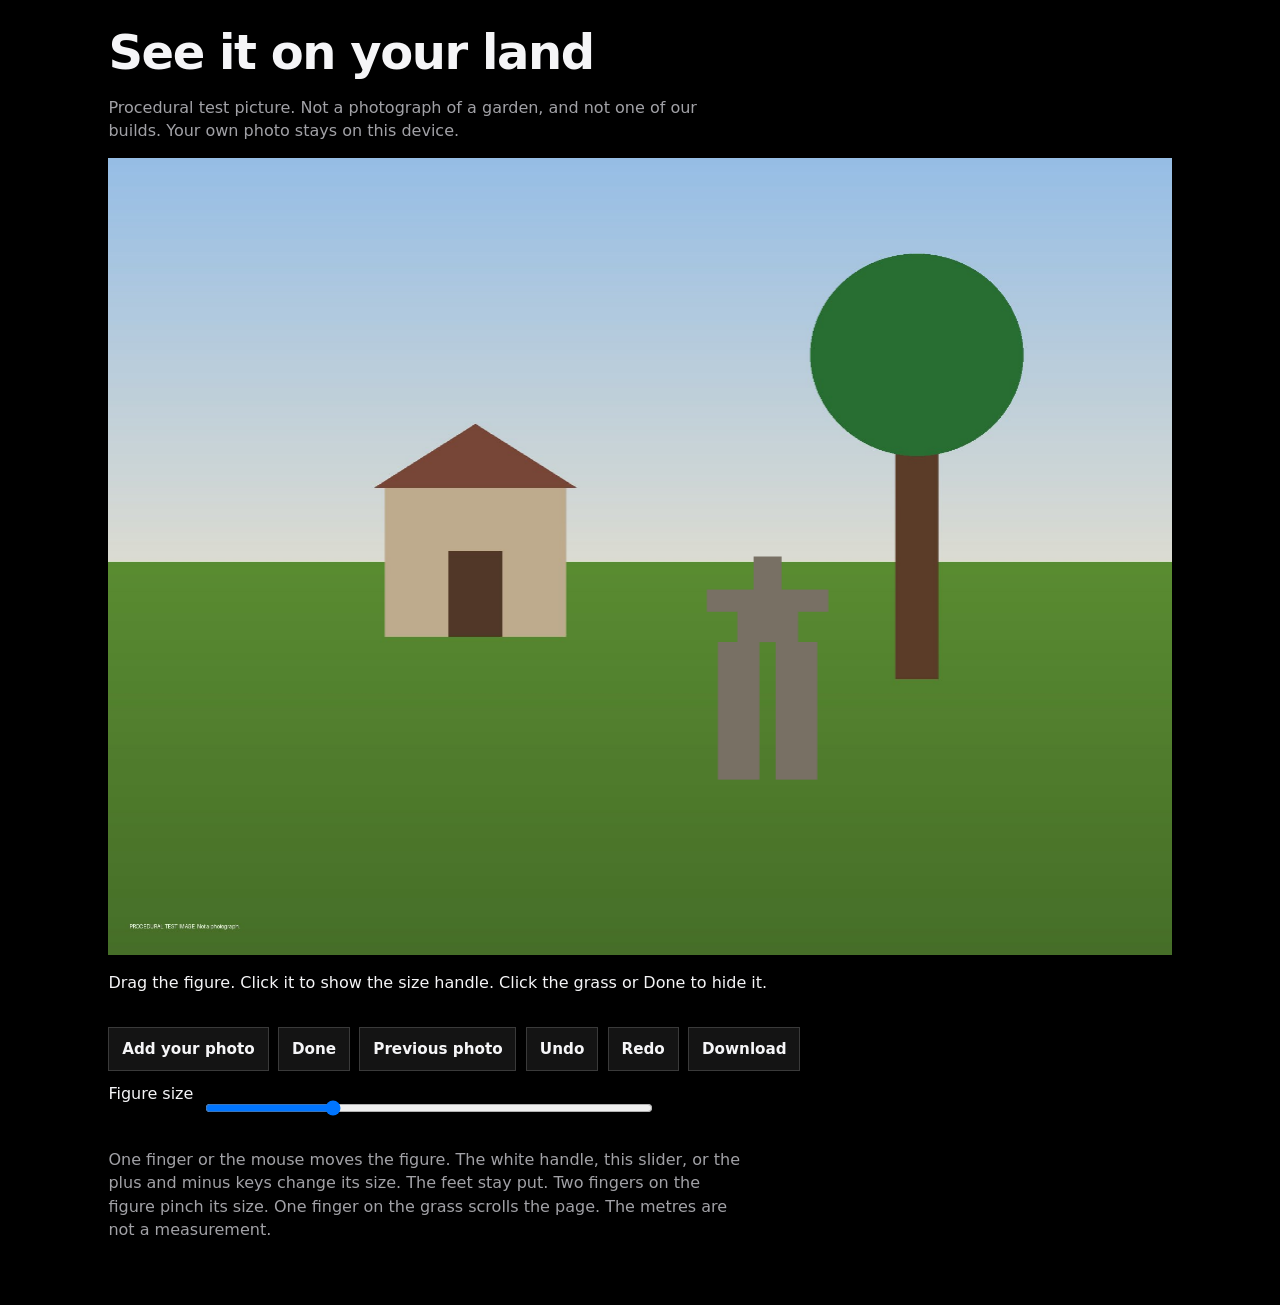
<file: legacy-static/placer/index.html>
<!DOCTYPE html>
<html lang="en">
<head>
  <meta charset="UTF-8">
  <meta name="viewport" content="width=device-width, initial-scale=1.0">
  <title>Inukshuk placer prototype</title>
  <style>
    * { box-sizing: border-box; }
    body {
      margin: 0;
      background: #000;
      color: #f5f5f7;
      font-family: system-ui, -apple-system, BlinkMacSystemFont, "Segoe UI", sans-serif;
    }
    main { max-width: 1100px; margin: 0 auto; padding: 1.5rem 1.15rem 3rem; }
    h1 { font-size: clamp(2rem, 4vw, 3rem); font-weight: 600; letter-spacing: -0.03em; margin: 0 0 0.4rem; }
    p { line-height: 1.45; }
    .note { color: #a1a1a6; max-width: 40rem; }
    .stage { position: relative; width: 100%; background: #111; }
    .row { display: flex; flex-wrap: wrap; gap: 0.6rem; margin-top: 0.8rem; }
    button, label.action {
      min-height: 44px;
      padding: 0.6rem 0.8rem;
      border: 1px solid rgba(255,255,255,0.16);
      background: #141414;
      color: #f5f5f7;
      font: 600 0.95rem system-ui, -apple-system, BlinkMacSystemFont, "Segoe UI", sans-serif;
      cursor: pointer;
    }
    label.action { display: inline-flex; align-items: center; }
    input[type="range"] { width: min(100%, 28rem); height: 44px; }
    .visually-hidden { position: absolute; width: 1px; height: 1px; overflow: hidden; clip: rect(0 0 0 0); }
    #status { min-height: 2.5rem; }
  </style>
</head>
<body>
  <main>
    <h1>See it on your land</h1>
    <p class="note">Procedural test picture. Not a photograph of a garden, and not one of our builds. Your own photo stays on this device.</p>
    <div class="stage" id="stage" tabindex="0">
      <canvas id="view" width="1600" height="1200"></canvas>
    </div>
    <p id="status" role="status"></p>
    <div class="row">
      <label class="action" for="photo">Add your photo</label>
      <input class="visually-hidden" id="photo" type="file" accept="image/*">
      <button type="button" id="placer-done">Done</button>
      <button type="button" id="previous">Previous photo</button>
      <button type="button" id="undo">Undo</button>
      <button type="button" id="redo">Redo</button>
      <button type="button" id="download">Download</button>
    </div>
    <div class="row">
      <label for="size">Figure size</label>
      <input id="size" type="range" min="8" max="80" value="28">
    </div>
    <p class="note">One finger or the mouse moves the figure. The white handle, this slider, or the plus and minus keys change its size. The feet stay put. Two fingers on the figure pinch its size. One finger on the grass scrolls the page. The metres are not a measurement.</p>
  </main>
  <script src="placer.js"></script>
  <script>
    var stage = document.getElementById('stage');
    var placer = InukshukPlacer.mount(stage, { status: document.getElementById('status') });
    placer.loadUrls('assets/sample-garden.jpg', 'assets/inukshuk.png');
    document.getElementById('photo').addEventListener('change', function (event) {
      var file = event.target.files && event.target.files[0];
      placer.addFile(file);
      event.target.value = '';
    });
    document.getElementById('previous').addEventListener('click', function () { placer.previousPhoto(); });
    document.getElementById('undo').addEventListener('click', function () { placer.undo(); });
    document.getElementById('redo').addEventListener('click', function () { placer.redo(); });
    document.getElementById('download').addEventListener('click', function () { placer.download(); });
    document.getElementById('size').addEventListener('change', function (event) {
      placer.setHeightFraction(Number(event.target.value) / 100);
    });
  </script>
</body>
</html>
</file>
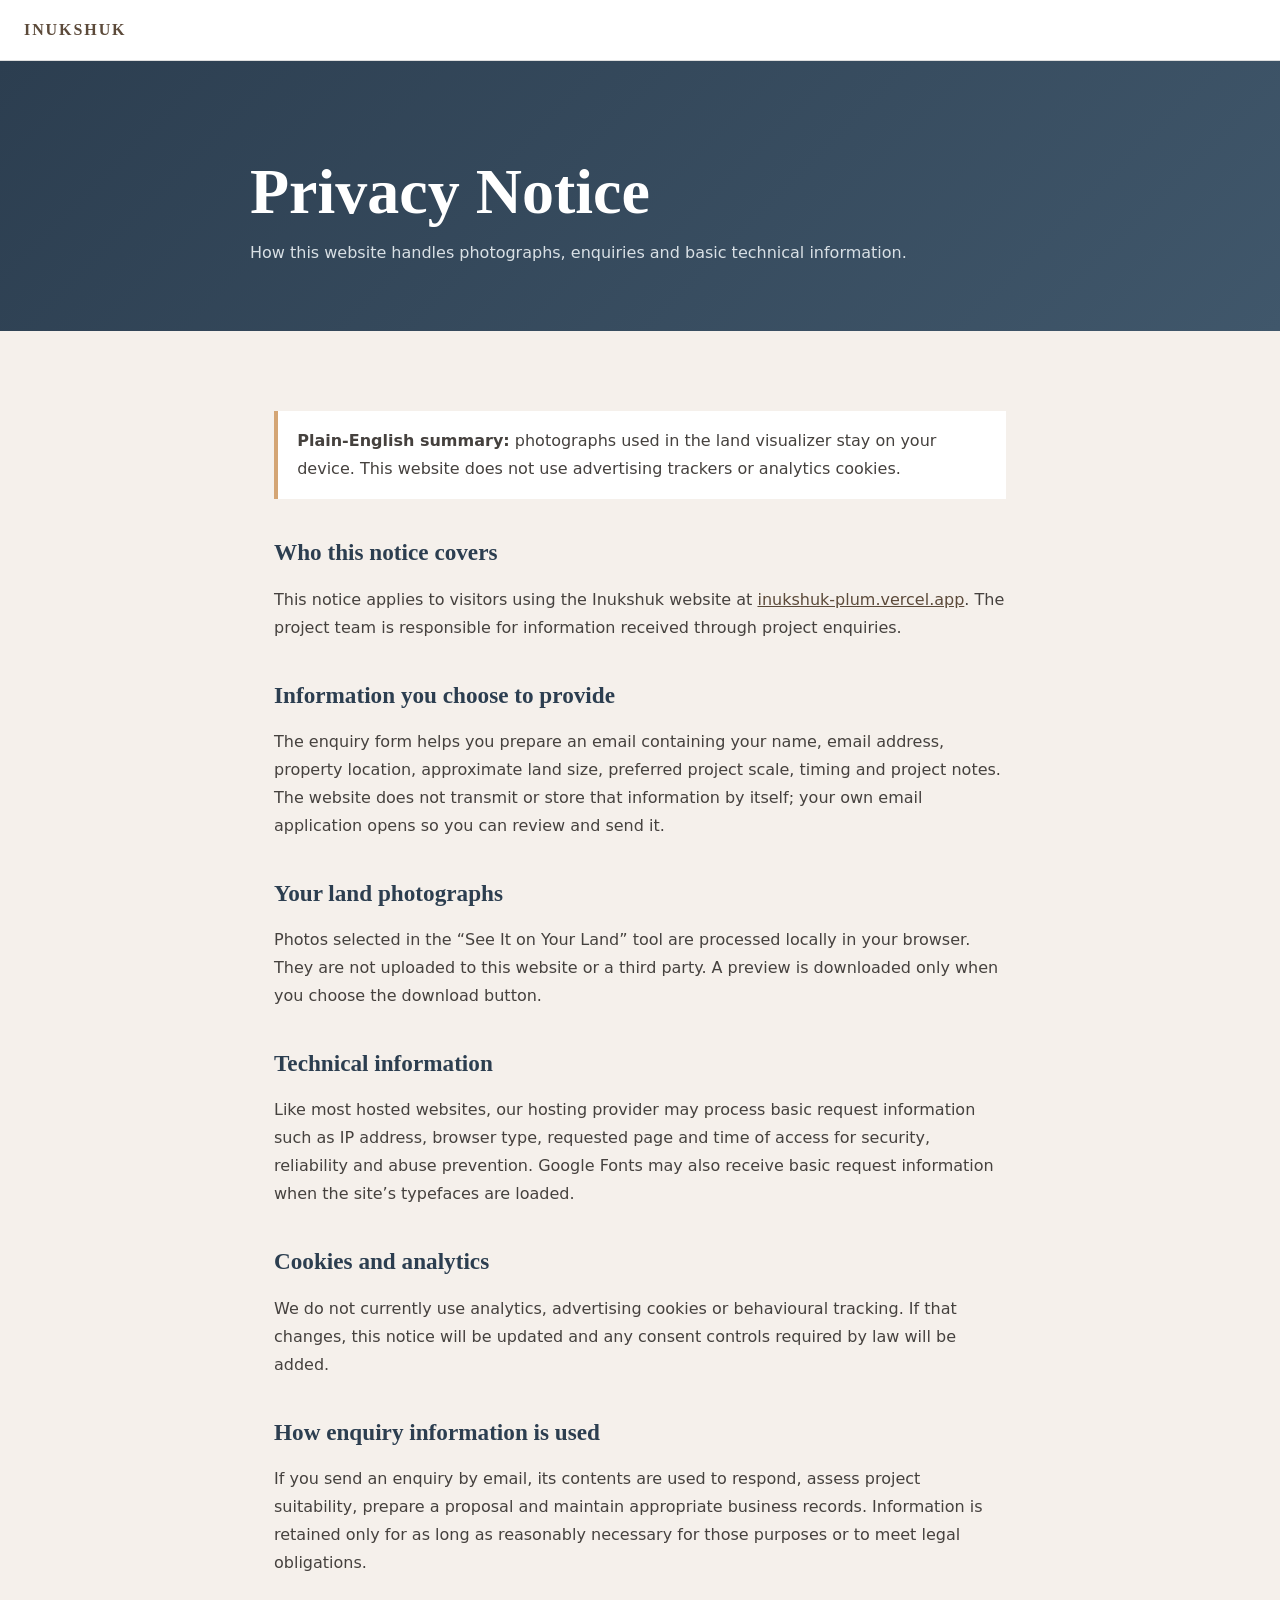
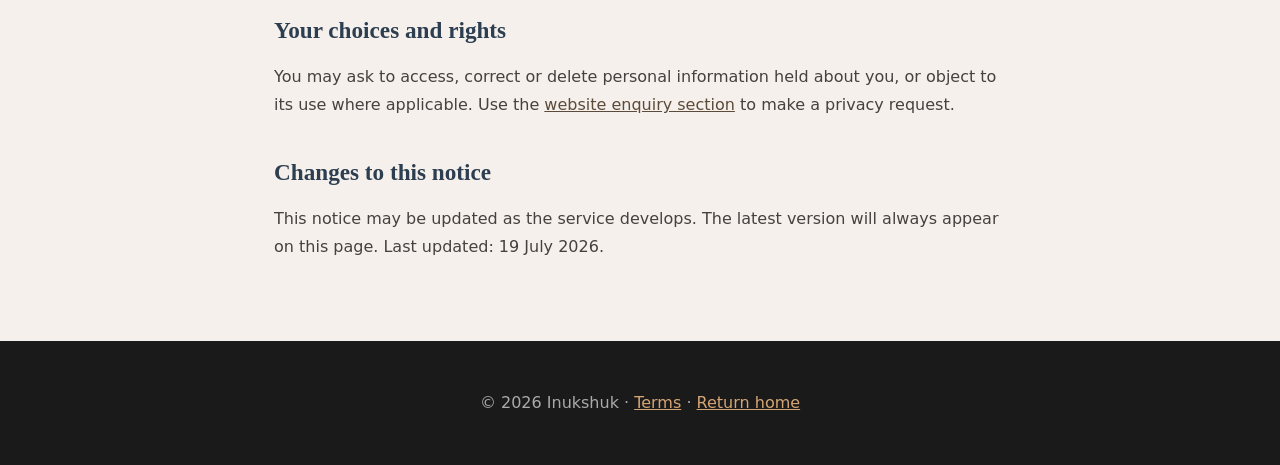
<file: privacy.html>
<!DOCTYPE html>
<html lang="en">
<head>
  <meta charset="UTF-8">
  <meta name="viewport" content="width=device-width, initial-scale=1.0">
  <meta name="description" content="Privacy notice for the Inukshuk website and land visualizer.">
  <meta name="robots" content="index,follow">
  <meta name="theme-color" content="#2C3E50">
  <link rel="canonical" href="https://inukshuk-plum.vercel.app/privacy.html">
  <link rel="icon" href="/favicon.svg" type="image/svg+xml">
  <title>Privacy Notice | Inukshuk</title>
  <style>
    :root{--earth:#5c4a3a;--sky:#2c3e50;--warm:#d4a574;--cream:#f5f0eb;--white:#fff;--dark:#1a1a1a}*{box-sizing:border-box}html{scroll-behavior:smooth}body{margin:0;font:16px/1.75 system-ui,-apple-system,BlinkMacSystemFont,"Segoe UI",sans-serif;color:#45413e;background:var(--cream)}a{color:var(--earth)}a:focus-visible{outline:3px solid var(--warm);outline-offset:3px}.top{padding:1rem 1.5rem;background:var(--white);border-bottom:1px solid #ddd}.top a{font-family:Georgia,serif;font-weight:700;letter-spacing:.12em;text-decoration:none;text-transform:uppercase}.hero{padding:6rem 1.5rem 4rem;color:var(--white);background:linear-gradient(135deg,var(--sky),#40576b)}.hero div,.content{max-width:780px;margin:auto}.hero h1{margin:0 0 .75rem;font:700 clamp(2.4rem,7vw,4rem)/1.1 Georgia,serif}.hero p{margin:0;color:#d9e0e5}.content{padding:4rem 1.5rem}.content h2{margin-top:2.5rem;color:var(--sky);font:700 1.45rem Georgia,serif}.content h2:first-child{margin-top:0}.content li{margin:.5rem 0}.callout{padding:1rem 1.2rem;border-left:4px solid var(--warm);background:var(--white)}footer{padding:2rem 1.5rem;text-align:center;color:#aaa;background:var(--dark)}footer a{color:var(--warm)}
  </style>
</head>
<body>
  <header class="top"><a href="/">Inukshuk</a></header>
  <main>
    <section class="hero"><div><h1>Privacy Notice</h1><p>How this website handles photographs, enquiries and basic technical information.</p></div></section>
    <article class="content">
      <p class="callout"><strong>Plain-English summary:</strong> photographs used in the land visualizer stay on your device. This website does not use advertising trackers or analytics cookies.</p>
      <h2>Who this notice covers</h2>
      <p>This notice applies to visitors using the Inukshuk website at <a href="https://inukshuk-plum.vercel.app/">inukshuk-plum.vercel.app</a>. The project team is responsible for information received through project enquiries.</p>
      <h2>Information you choose to provide</h2>
      <p>The enquiry form helps you prepare an email containing your name, email address, property location, approximate land size, preferred project scale, timing and project notes. The website does not transmit or store that information by itself; your own email application opens so you can review and send it.</p>
      <h2>Your land photographs</h2>
      <p>Photos selected in the “See It on Your Land” tool are processed locally in your browser. They are not uploaded to this website or a third party. A preview is downloaded only when you choose the download button.</p>
      <h2>Technical information</h2>
      <p>Like most hosted websites, our hosting provider may process basic request information such as IP address, browser type, requested page and time of access for security, reliability and abuse prevention. Google Fonts may also receive basic request information when the site’s typefaces are loaded.</p>
      <h2>Cookies and analytics</h2>
      <p>We do not currently use analytics, advertising cookies or behavioural tracking. If that changes, this notice will be updated and any consent controls required by law will be added.</p>
      <h2>How enquiry information is used</h2>
      <p>If you send an enquiry by email, its contents are used to respond, assess project suitability, prepare a proposal and maintain appropriate business records. Information is retained only for as long as reasonably necessary for those purposes or to meet legal obligations.</p>
      <h2>Your choices and rights</h2>
      <p>You may ask to access, correct or delete personal information held about you, or object to its use where applicable. Use the <a href="/#contact">website enquiry section</a> to make a privacy request.</p>
      <h2>Changes to this notice</h2>
      <p>This notice may be updated as the service develops. The latest version will always appear on this page. Last updated: 19 July 2026.</p>
    </article>
  </main>
  <footer><p>&copy; 2026 Inukshuk · <a href="/terms.html">Terms</a> · <a href="/">Return home</a></p></footer>
</body>
</html>
</file>
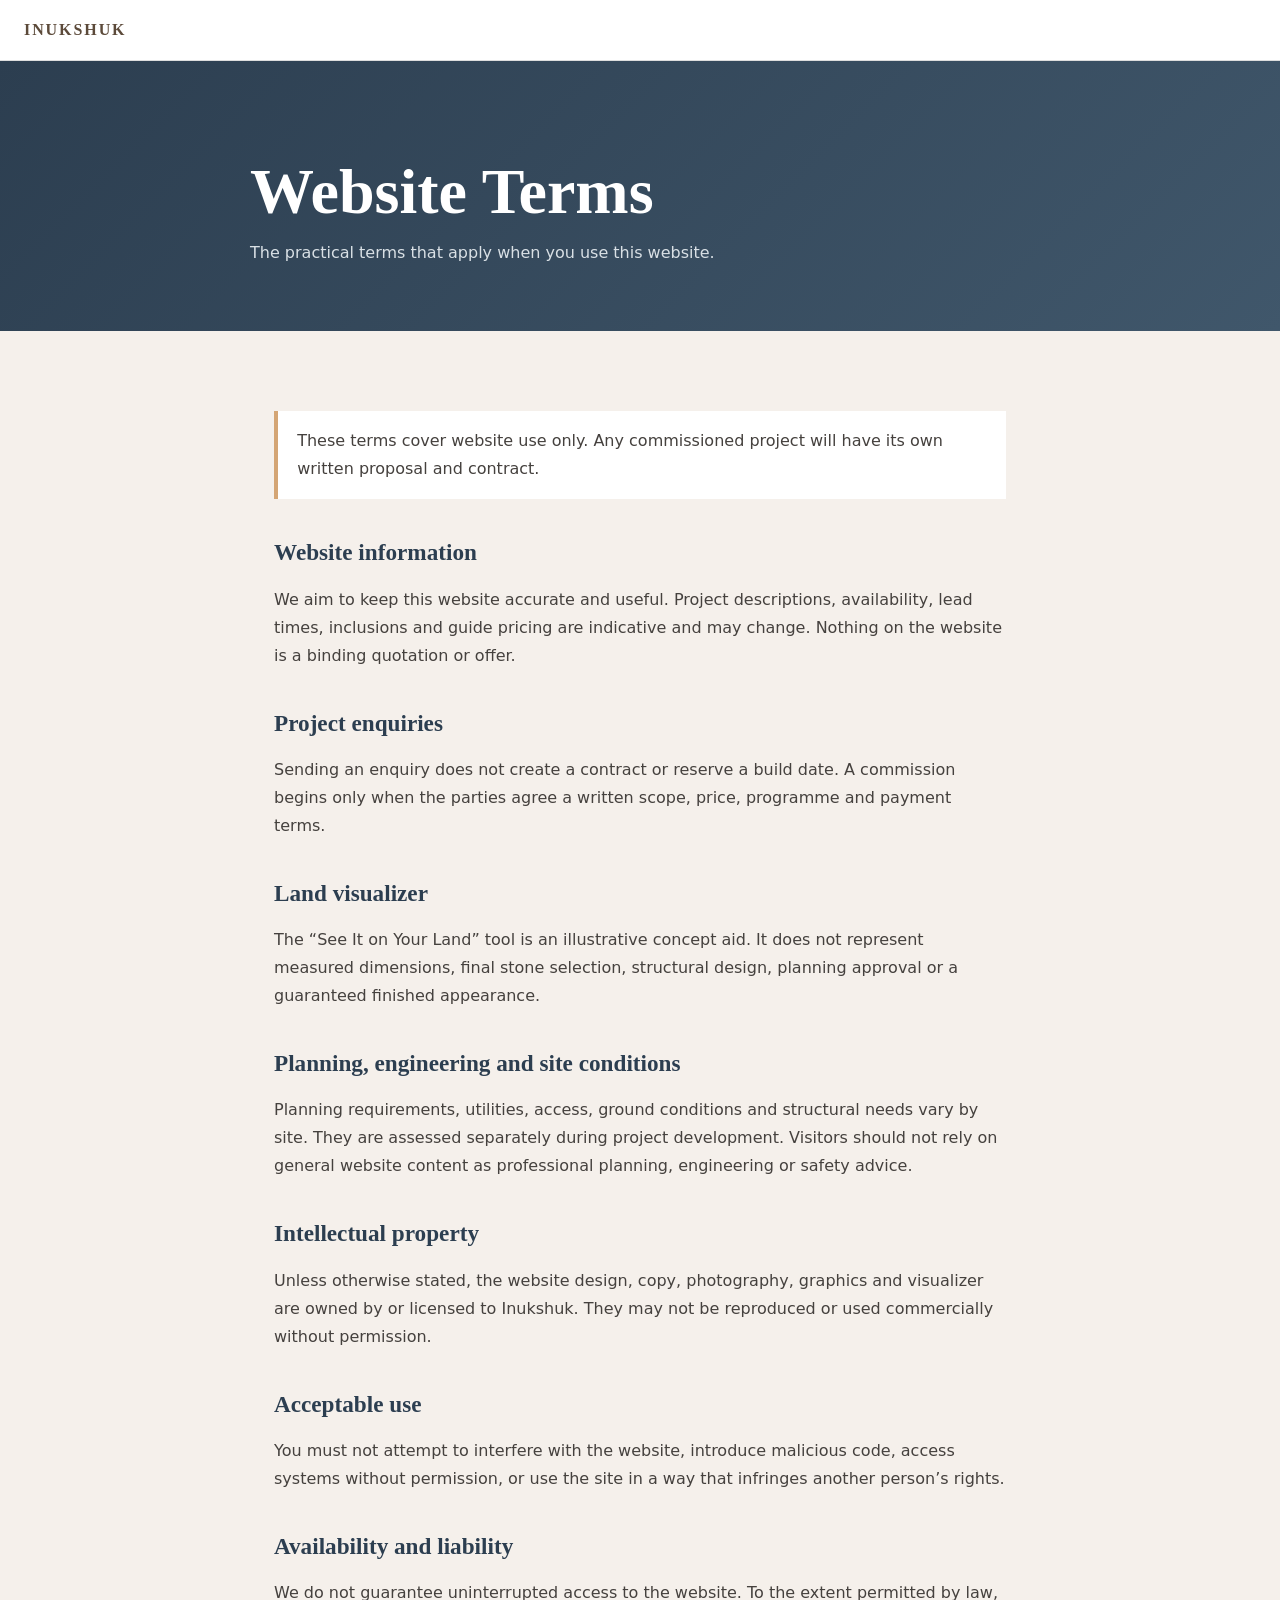
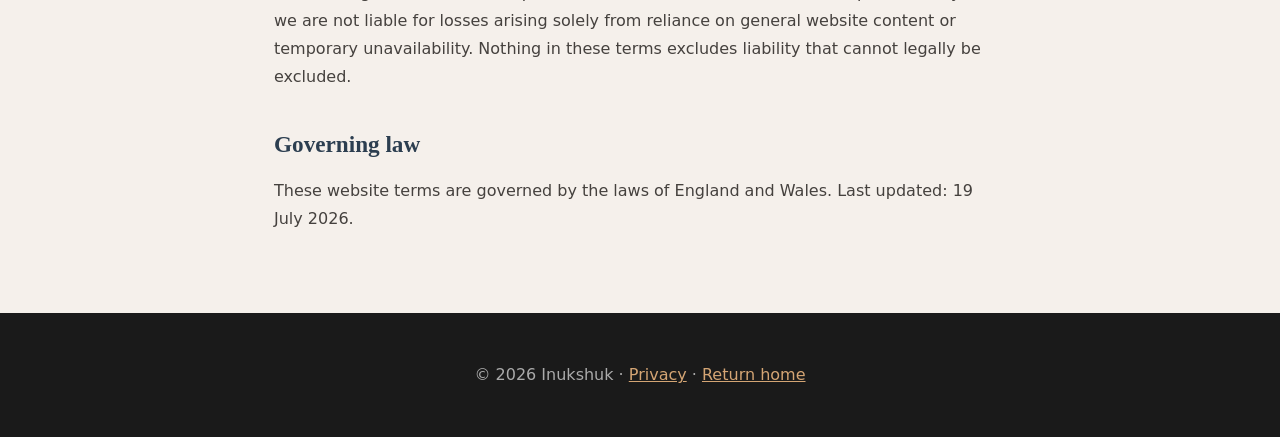
<file: terms.html>
<!DOCTYPE html>
<html lang="en">
<head>
  <meta charset="UTF-8">
  <meta name="viewport" content="width=device-width, initial-scale=1.0">
  <meta name="description" content="Website terms for Inukshuk bespoke stone sculptures.">
  <meta name="robots" content="index,follow">
  <meta name="theme-color" content="#2C3E50">
  <link rel="canonical" href="https://inukshuk-plum.vercel.app/terms.html">
  <link rel="icon" href="/favicon.svg" type="image/svg+xml">
  <title>Website Terms | Inukshuk</title>
  <style>
    :root{--earth:#5c4a3a;--sky:#2c3e50;--warm:#d4a574;--cream:#f5f0eb;--white:#fff;--dark:#1a1a1a}*{box-sizing:border-box}html{scroll-behavior:smooth}body{margin:0;font:16px/1.75 system-ui,-apple-system,BlinkMacSystemFont,"Segoe UI",sans-serif;color:#45413e;background:var(--cream)}a{color:var(--earth)}a:focus-visible{outline:3px solid var(--warm);outline-offset:3px}.top{padding:1rem 1.5rem;background:var(--white);border-bottom:1px solid #ddd}.top a{font-family:Georgia,serif;font-weight:700;letter-spacing:.12em;text-decoration:none;text-transform:uppercase}.hero{padding:6rem 1.5rem 4rem;color:var(--white);background:linear-gradient(135deg,var(--sky),#40576b)}.hero div,.content{max-width:780px;margin:auto}.hero h1{margin:0 0 .75rem;font:700 clamp(2.4rem,7vw,4rem)/1.1 Georgia,serif}.hero p{margin:0;color:#d9e0e5}.content{padding:4rem 1.5rem}.content h2{margin-top:2.5rem;color:var(--sky);font:700 1.45rem Georgia,serif}.content h2:first-child{margin-top:0}.content li{margin:.5rem 0}.callout{padding:1rem 1.2rem;border-left:4px solid var(--warm);background:var(--white)}footer{padding:2rem 1.5rem;text-align:center;color:#aaa;background:var(--dark)}footer a{color:var(--warm)}
  </style>
</head>
<body>
  <header class="top"><a href="/">Inukshuk</a></header>
  <main>
    <section class="hero"><div><h1>Website Terms</h1><p>The practical terms that apply when you use this website.</p></div></section>
    <article class="content">
      <p class="callout">These terms cover website use only. Any commissioned project will have its own written proposal and contract.</p>
      <h2>Website information</h2>
      <p>We aim to keep this website accurate and useful. Project descriptions, availability, lead times, inclusions and guide pricing are indicative and may change. Nothing on the website is a binding quotation or offer.</p>
      <h2>Project enquiries</h2>
      <p>Sending an enquiry does not create a contract or reserve a build date. A commission begins only when the parties agree a written scope, price, programme and payment terms.</p>
      <h2>Land visualizer</h2>
      <p>The “See It on Your Land” tool is an illustrative concept aid. It does not represent measured dimensions, final stone selection, structural design, planning approval or a guaranteed finished appearance.</p>
      <h2>Planning, engineering and site conditions</h2>
      <p>Planning requirements, utilities, access, ground conditions and structural needs vary by site. They are assessed separately during project development. Visitors should not rely on general website content as professional planning, engineering or safety advice.</p>
      <h2>Intellectual property</h2>
      <p>Unless otherwise stated, the website design, copy, photography, graphics and visualizer are owned by or licensed to Inukshuk. They may not be reproduced or used commercially without permission.</p>
      <h2>Acceptable use</h2>
      <p>You must not attempt to interfere with the website, introduce malicious code, access systems without permission, or use the site in a way that infringes another person’s rights.</p>
      <h2>Availability and liability</h2>
      <p>We do not guarantee uninterrupted access to the website. To the extent permitted by law, we are not liable for losses arising solely from reliance on general website content or temporary unavailability. Nothing in these terms excludes liability that cannot legally be excluded.</p>
      <h2>Governing law</h2>
      <p>These website terms are governed by the laws of England and Wales. Last updated: 19 July 2026.</p>
    </article>
  </main>
  <footer><p>&copy; 2026 Inukshuk · <a href="/privacy.html">Privacy</a> · <a href="/">Return home</a></p></footer>
</body>
</html>
</file>
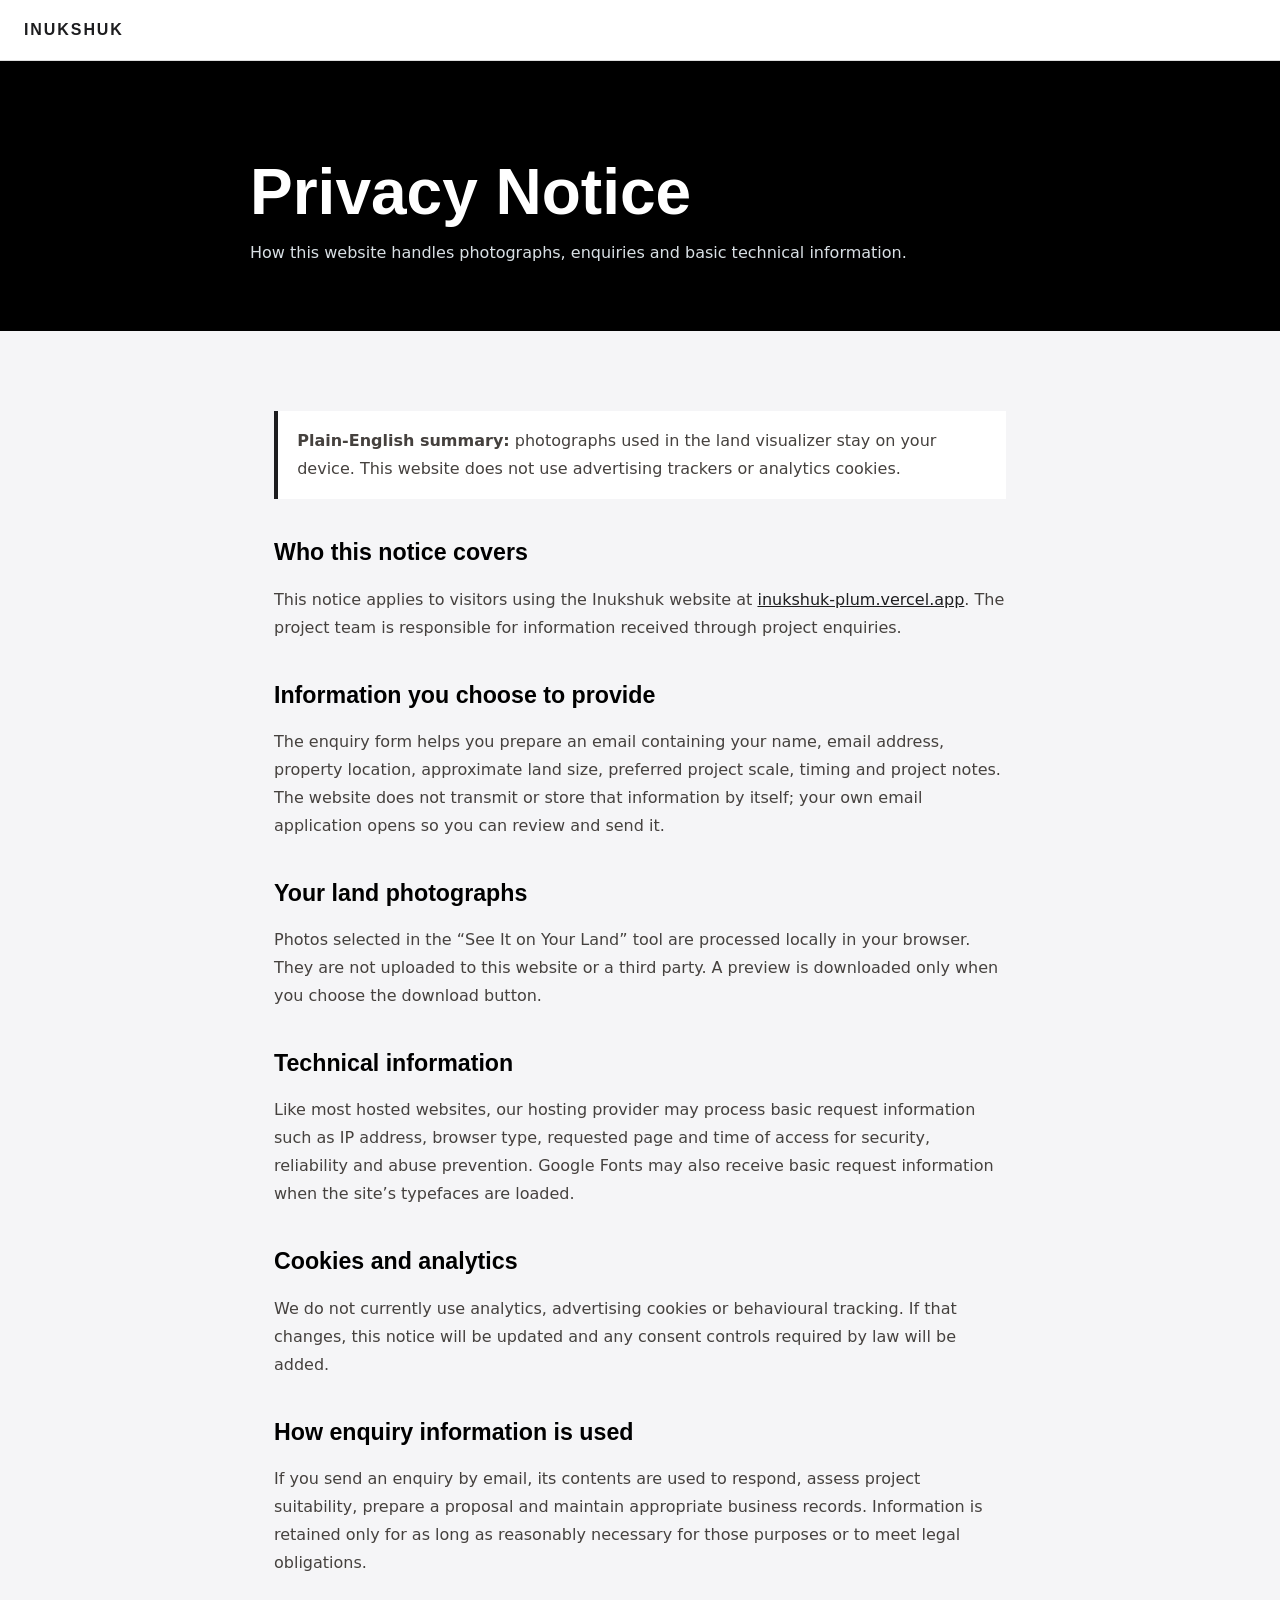
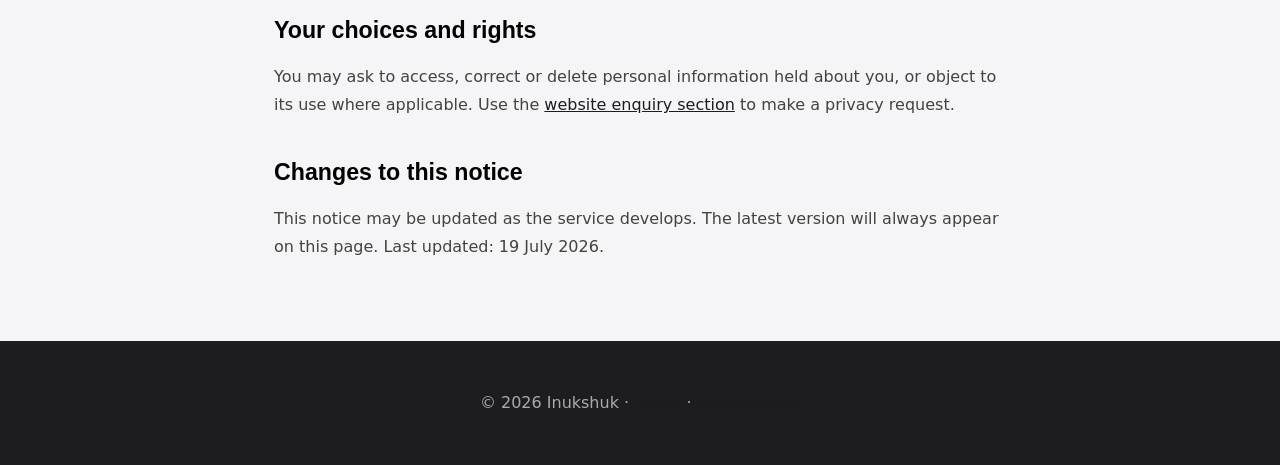
<file: legacy-static/privacy.html>
<!DOCTYPE html>
<html lang="en">
<head>
  <meta charset="UTF-8">
  <meta name="viewport" content="width=device-width, initial-scale=1.0">
  <meta name="description" content="Privacy notice for the Inukshuk website and land visualizer.">
  <meta name="robots" content="index,follow">
  <meta name="theme-color" content="#2C3E50">
  <link rel="canonical" href="https://inukshuk-plum.vercel.app/privacy.html">
  <link rel="icon" href="favicon.svg" type="image/svg+xml">
  <title>Privacy Notice | Inukshuk</title>
  <style>
    :root{--earth:#1d1d1f;--sky:#000;--warm:#1d1d1f;--cream:#f5f5f7;--white:#fff;--dark:#1d1d1f}*{box-sizing:border-box}html{scroll-behavior:smooth}body{margin:0;font:16px/1.75 system-ui,-apple-system,BlinkMacSystemFont,"Segoe UI",sans-serif;color:#45413e;background:var(--cream)}a{color:var(--earth)}a:focus-visible{outline:3px solid var(--warm);outline-offset:3px}.top{padding:1rem 1.5rem;background:var(--white);border-bottom:1px solid #ddd}.top a{font-family:Inter,"Helvetica Neue",Helvetica,Arial,sans-serif;font-weight:700;letter-spacing:.12em;text-decoration:none;text-transform:uppercase}.hero{padding:6rem 1.5rem 4rem;color:var(--white);background:#000}.hero div,.content{max-width:780px;margin:auto}.hero h1{margin:0 0 .75rem;font:700 clamp(2.4rem,7vw,4rem)/1.1 Inter,"Helvetica Neue",Helvetica,Arial,sans-serif}.hero p{margin:0;color:#d9e0e5}.content{padding:4rem 1.5rem}.content h2{margin-top:2.5rem;color:var(--sky);font:700 1.45rem Inter,"Helvetica Neue",Helvetica,Arial,sans-serif}.content h2:first-child{margin-top:0}.content li{margin:.5rem 0}.callout{padding:1rem 1.2rem;border-left:4px solid var(--warm);background:var(--white)}footer{padding:2rem 1.5rem;text-align:center;color:#aaa;background:var(--dark)}footer a{color:var(--warm)}
  </style>
</head>
<body>
  <header class="top"><a href="index.html" data-site-page="index.html">Inukshuk</a></header>
  <main>
    <section class="hero"><div><h1>Privacy Notice</h1><p>How this website handles photographs, enquiries and basic technical information.</p></div></section>
    <article class="content">
      <p class="callout"><strong>Plain-English summary:</strong> photographs used in the land visualizer stay on your device. This website does not use advertising trackers or analytics cookies.</p>
      <h2>Who this notice covers</h2>
      <p>This notice applies to visitors using the Inukshuk website at <a href="https://inukshuk-plum.vercel.app/">inukshuk-plum.vercel.app</a>. The project team is responsible for information received through project enquiries.</p>
      <h2>Information you choose to provide</h2>
      <p>The enquiry form helps you prepare an email containing your name, email address, property location, approximate land size, preferred project scale, timing and project notes. The website does not transmit or store that information by itself; your own email application opens so you can review and send it.</p>
      <h2>Your land photographs</h2>
      <p>Photos selected in the “See It on Your Land” tool are processed locally in your browser. They are not uploaded to this website or a third party. A preview is downloaded only when you choose the download button.</p>
      <h2>Technical information</h2>
      <p>Like most hosted websites, our hosting provider may process basic request information such as IP address, browser type, requested page and time of access for security, reliability and abuse prevention. Google Fonts may also receive basic request information when the site’s typefaces are loaded.</p>
      <h2>Cookies and analytics</h2>
      <p>We do not currently use analytics, advertising cookies or behavioural tracking. If that changes, this notice will be updated and any consent controls required by law will be added.</p>
      <h2>How enquiry information is used</h2>
      <p>If you send an enquiry by email, its contents are used to respond, assess project suitability, prepare a proposal and maintain appropriate business records. Information is retained only for as long as reasonably necessary for those purposes or to meet legal obligations.</p>
      <h2>Your choices and rights</h2>
      <p>You may ask to access, correct or delete personal information held about you, or object to its use where applicable. Use the <a href="index.html#contact" data-site-page="index.html#contact">website enquiry section</a> to make a privacy request.</p>
      <h2>Changes to this notice</h2>
      <p>This notice may be updated as the service develops. The latest version will always appear on this page. Last updated: 19 July 2026.</p>
    </article>
  </main>
  <footer><p>&copy; 2026 Inukshuk · <a href="terms.html" data-site-page="terms.html">Terms</a> · <a href="index.html" data-site-page="index.html">Return home</a></p></footer>
  <script>
    (() => {
      const base = document.querySelector('base');
      const rawBase = base ? (base.href || '') : '';
      if (rawBase.indexOf('raw.githubusercontent.com') === -1) return;
      const dir = rawBase.replace(/[^/]*$/, '');
      document.querySelectorAll('a[data-site-page]').forEach((link) => {
        const spec = link.getAttribute('data-site-page') || '';
        const cut = spec.indexOf('#');
        const path = cut === -1 ? spec : spec.slice(0, cut);
        const hash = cut === -1 ? '' : spec.slice(cut);
        const fileUrl = new URL(path, dir).href;
        link.href = (/\.html$/i.test(path) ? 'https://htmlpreview.github.io/?' + fileUrl : fileUrl) + hash;
      });
    })();
  </script>
</body>
</html>
</file>
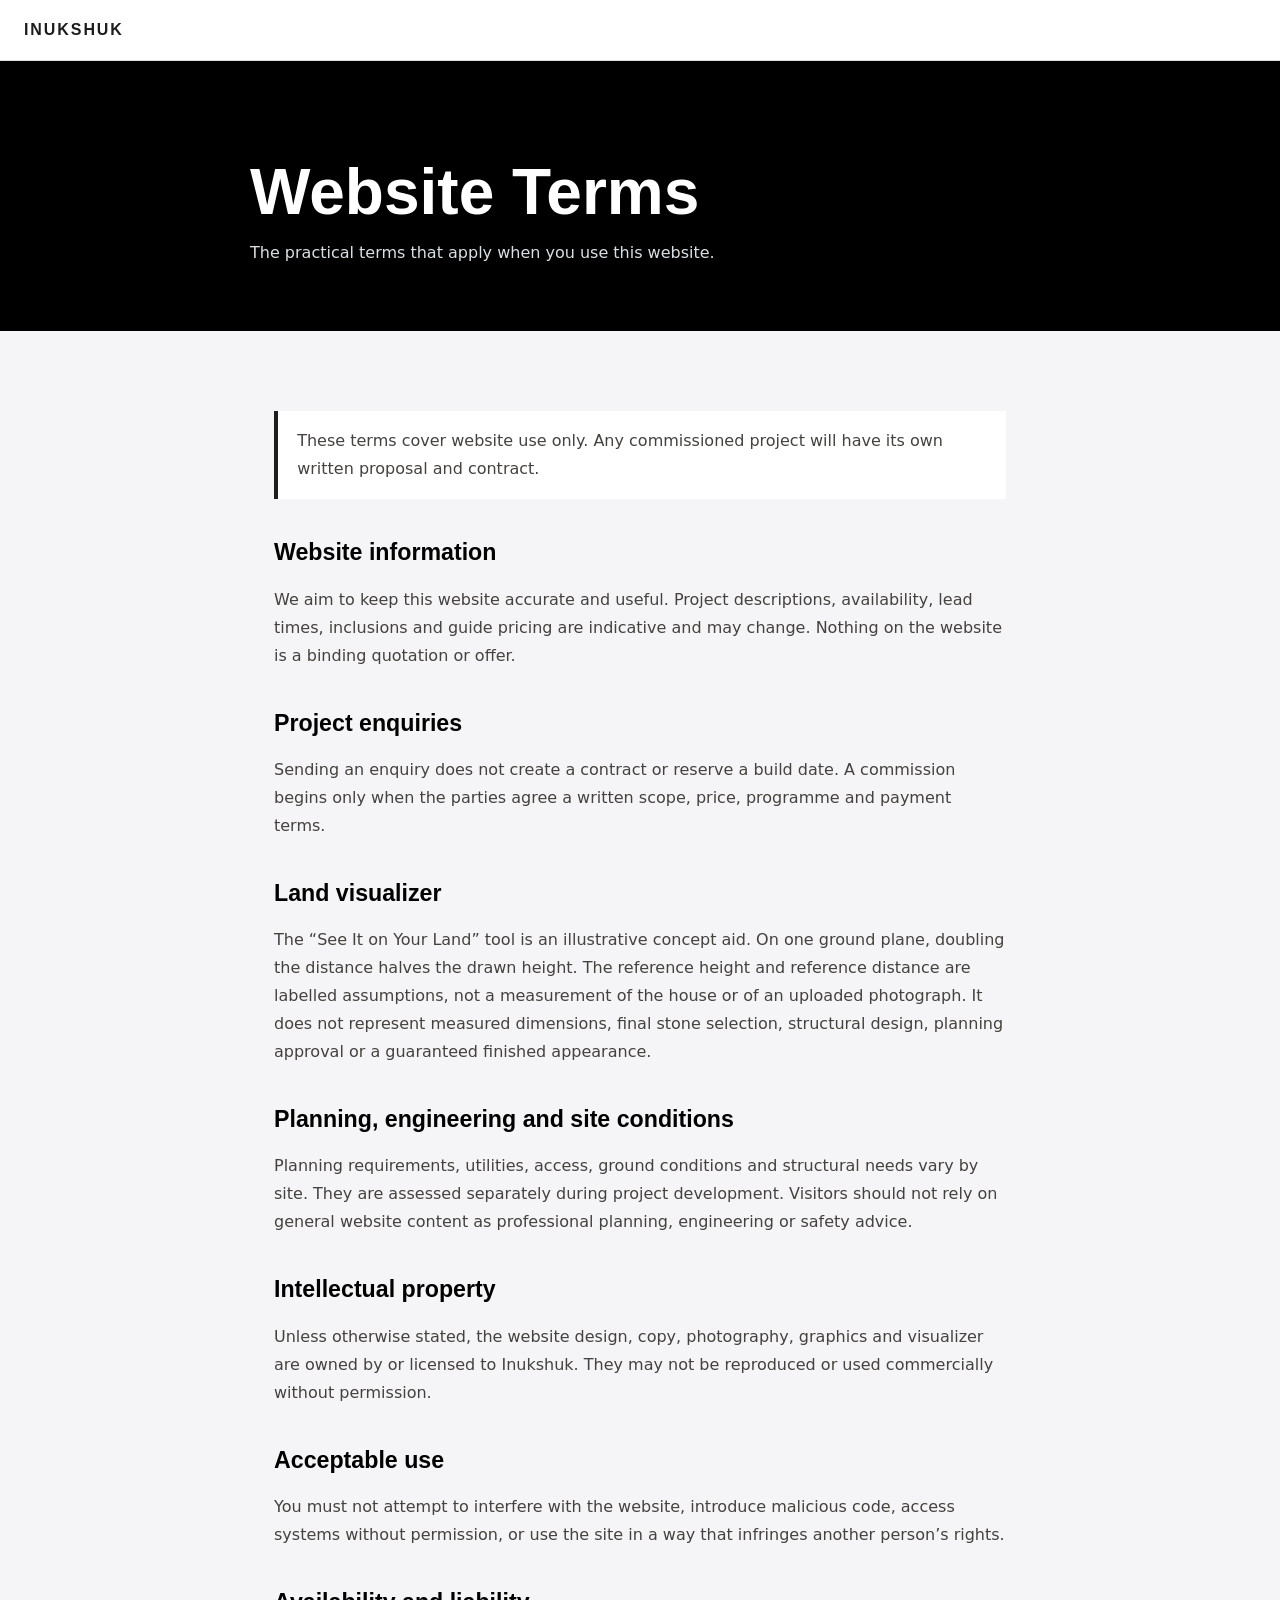
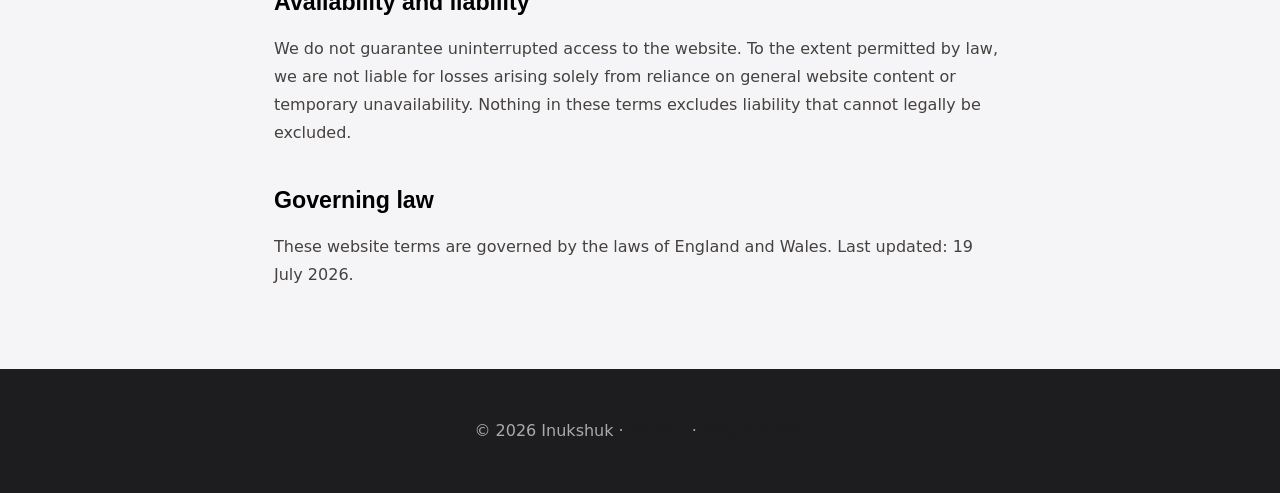
<file: legacy-static/terms.html>
<!DOCTYPE html>
<html lang="en">
<head>
  <meta charset="UTF-8">
  <meta name="viewport" content="width=device-width, initial-scale=1.0">
  <meta name="description" content="Website terms for Inukshuk bespoke stone sculptures.">
  <meta name="robots" content="index,follow">
  <meta name="theme-color" content="#2C3E50">
  <link rel="canonical" href="https://inukshuk-plum.vercel.app/terms.html">
  <link rel="icon" href="favicon.svg" type="image/svg+xml">
  <title>Website Terms | Inukshuk</title>
  <style>
    :root{--earth:#1d1d1f;--sky:#000;--warm:#1d1d1f;--cream:#f5f5f7;--white:#fff;--dark:#1d1d1f}*{box-sizing:border-box}html{scroll-behavior:smooth}body{margin:0;font:16px/1.75 system-ui,-apple-system,BlinkMacSystemFont,"Segoe UI",sans-serif;color:#45413e;background:var(--cream)}a{color:var(--earth)}a:focus-visible{outline:3px solid var(--warm);outline-offset:3px}.top{padding:1rem 1.5rem;background:var(--white);border-bottom:1px solid #ddd}.top a{font-family:Inter,"Helvetica Neue",Helvetica,Arial,sans-serif;font-weight:700;letter-spacing:.12em;text-decoration:none;text-transform:uppercase}.hero{padding:6rem 1.5rem 4rem;color:var(--white);background:#000}.hero div,.content{max-width:780px;margin:auto}.hero h1{margin:0 0 .75rem;font:700 clamp(2.4rem,7vw,4rem)/1.1 Inter,"Helvetica Neue",Helvetica,Arial,sans-serif}.hero p{margin:0;color:#d9e0e5}.content{padding:4rem 1.5rem}.content h2{margin-top:2.5rem;color:var(--sky);font:700 1.45rem Inter,"Helvetica Neue",Helvetica,Arial,sans-serif}.content h2:first-child{margin-top:0}.content li{margin:.5rem 0}.callout{padding:1rem 1.2rem;border-left:4px solid var(--warm);background:var(--white)}footer{padding:2rem 1.5rem;text-align:center;color:#aaa;background:var(--dark)}footer a{color:var(--warm)}
  </style>
</head>
<body>
  <header class="top"><a href="index.html" data-site-page="index.html">Inukshuk</a></header>
  <main>
    <section class="hero"><div><h1>Website Terms</h1><p>The practical terms that apply when you use this website.</p></div></section>
    <article class="content">
      <p class="callout">These terms cover website use only. Any commissioned project will have its own written proposal and contract.</p>
      <h2>Website information</h2>
      <p>We aim to keep this website accurate and useful. Project descriptions, availability, lead times, inclusions and guide pricing are indicative and may change. Nothing on the website is a binding quotation or offer.</p>
      <h2>Project enquiries</h2>
      <p>Sending an enquiry does not create a contract or reserve a build date. A commission begins only when the parties agree a written scope, price, programme and payment terms.</p>
      <h2>Land visualizer</h2>
      <p>The “See It on Your Land” tool is an illustrative concept aid. On one ground plane, doubling the distance halves the drawn height. The reference height and reference distance are labelled assumptions, not a measurement of the house or of an uploaded photograph. It does not represent measured dimensions, final stone selection, structural design, planning approval or a guaranteed finished appearance.</p>
      <h2>Planning, engineering and site conditions</h2>
      <p>Planning requirements, utilities, access, ground conditions and structural needs vary by site. They are assessed separately during project development. Visitors should not rely on general website content as professional planning, engineering or safety advice.</p>
      <h2>Intellectual property</h2>
      <p>Unless otherwise stated, the website design, copy, photography, graphics and visualizer are owned by or licensed to Inukshuk. They may not be reproduced or used commercially without permission.</p>
      <h2>Acceptable use</h2>
      <p>You must not attempt to interfere with the website, introduce malicious code, access systems without permission, or use the site in a way that infringes another person’s rights.</p>
      <h2>Availability and liability</h2>
      <p>We do not guarantee uninterrupted access to the website. To the extent permitted by law, we are not liable for losses arising solely from reliance on general website content or temporary unavailability. Nothing in these terms excludes liability that cannot legally be excluded.</p>
      <h2>Governing law</h2>
      <p>These website terms are governed by the laws of England and Wales. Last updated: 19 July 2026.</p>
    </article>
  </main>
  <footer><p>&copy; 2026 Inukshuk · <a href="privacy.html" data-site-page="privacy.html">Privacy</a> · <a href="index.html" data-site-page="index.html">Return home</a></p></footer>
  <script>
    (() => {
      const base = document.querySelector('base');
      const rawBase = base ? (base.href || '') : '';
      if (rawBase.indexOf('raw.githubusercontent.com') === -1) return;
      const dir = rawBase.replace(/[^/]*$/, '');
      document.querySelectorAll('a[data-site-page]').forEach((link) => {
        const spec = link.getAttribute('data-site-page') || '';
        const cut = spec.indexOf('#');
        const path = cut === -1 ? spec : spec.slice(0, cut);
        const hash = cut === -1 ? '' : spec.slice(cut);
        const fileUrl = new URL(path, dir).href;
        link.href = (/\.html$/i.test(path) ? 'https://htmlpreview.github.io/?' + fileUrl : fileUrl) + hash;
      });
    })();
  </script>
</body>
</html>
</file>
